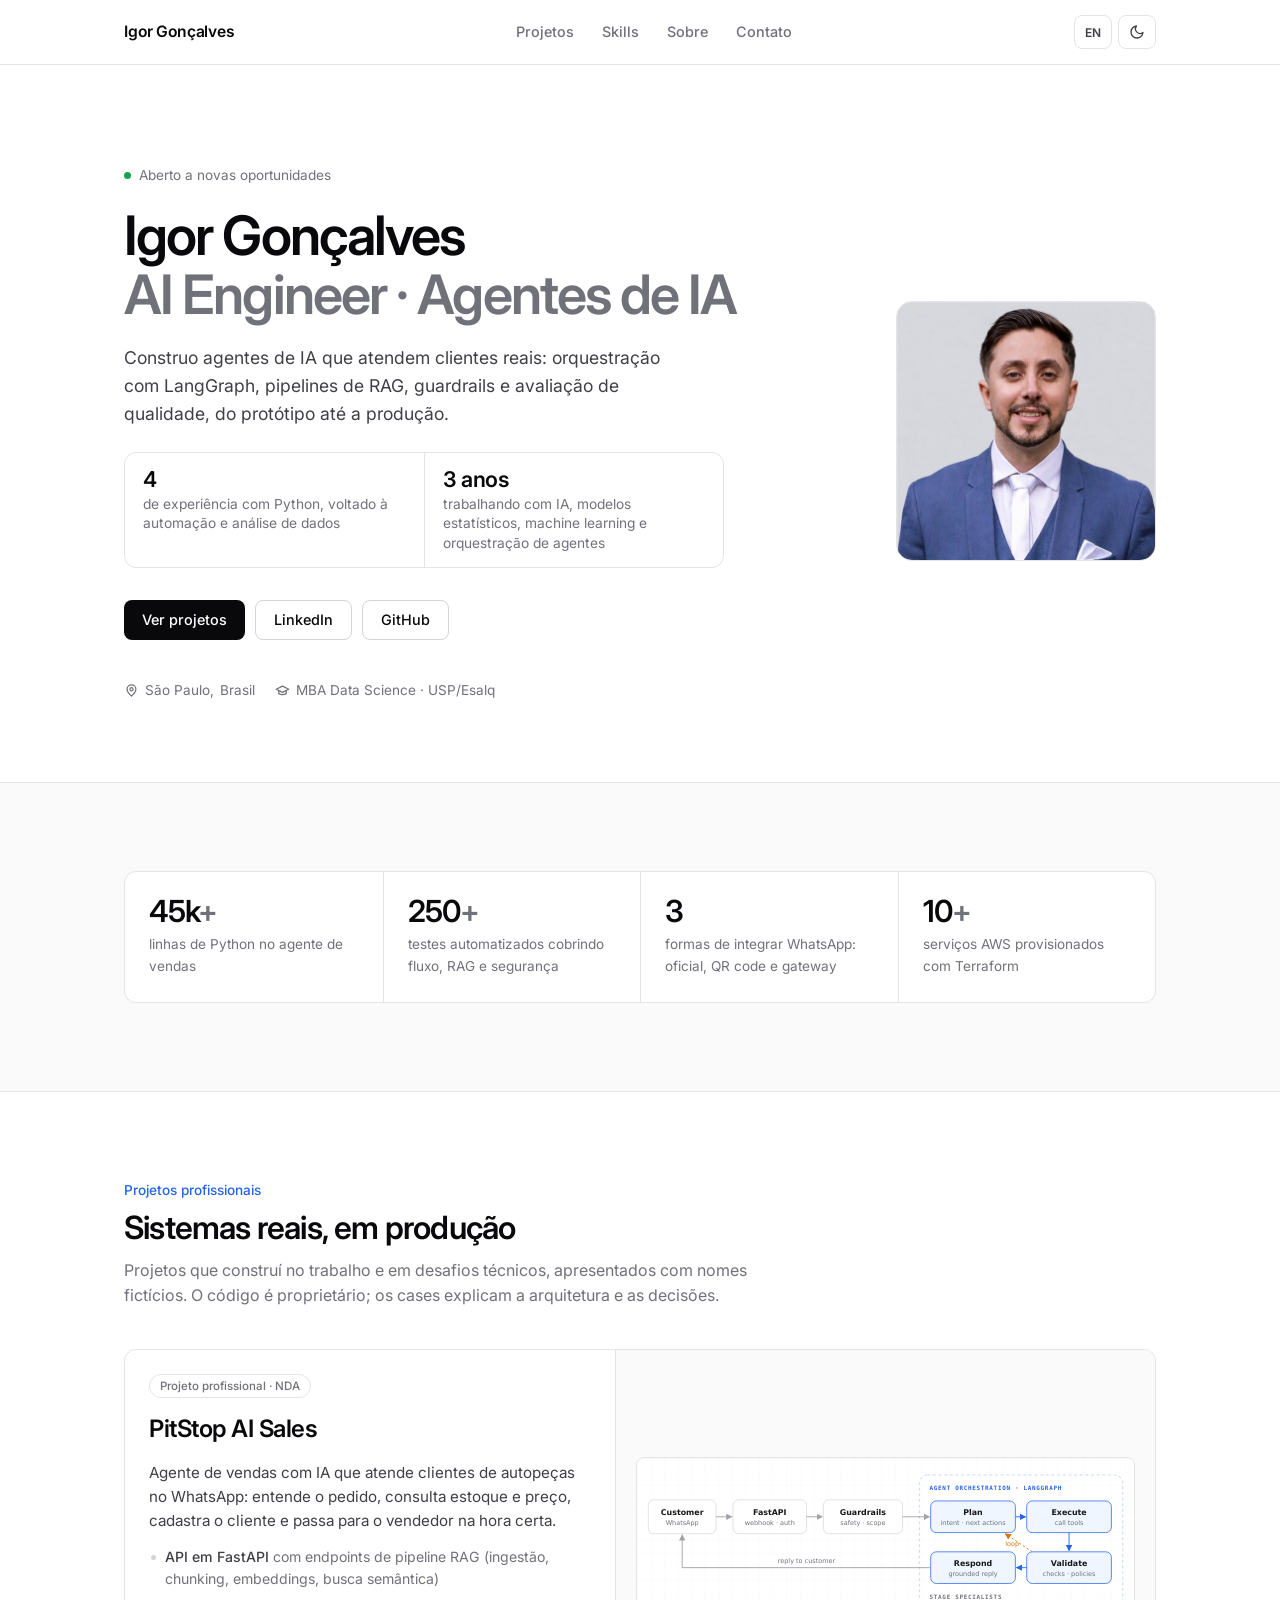
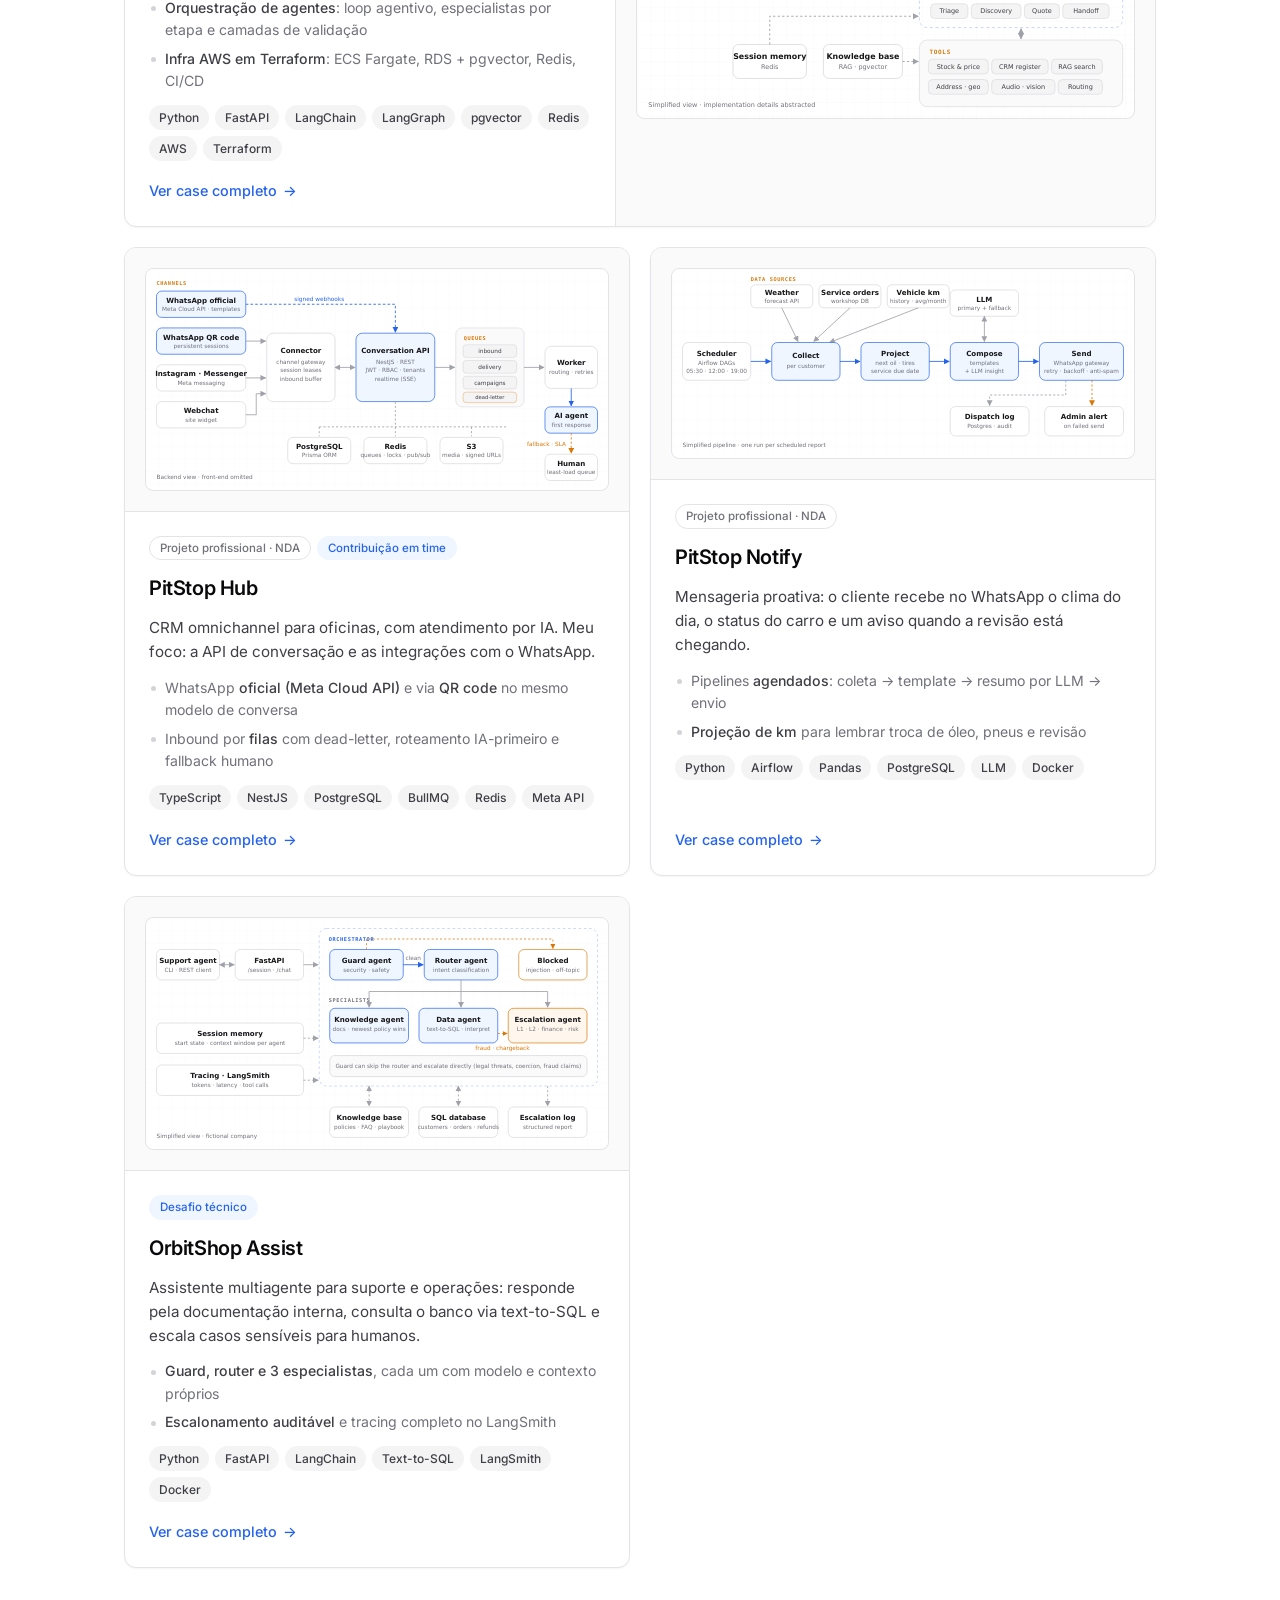
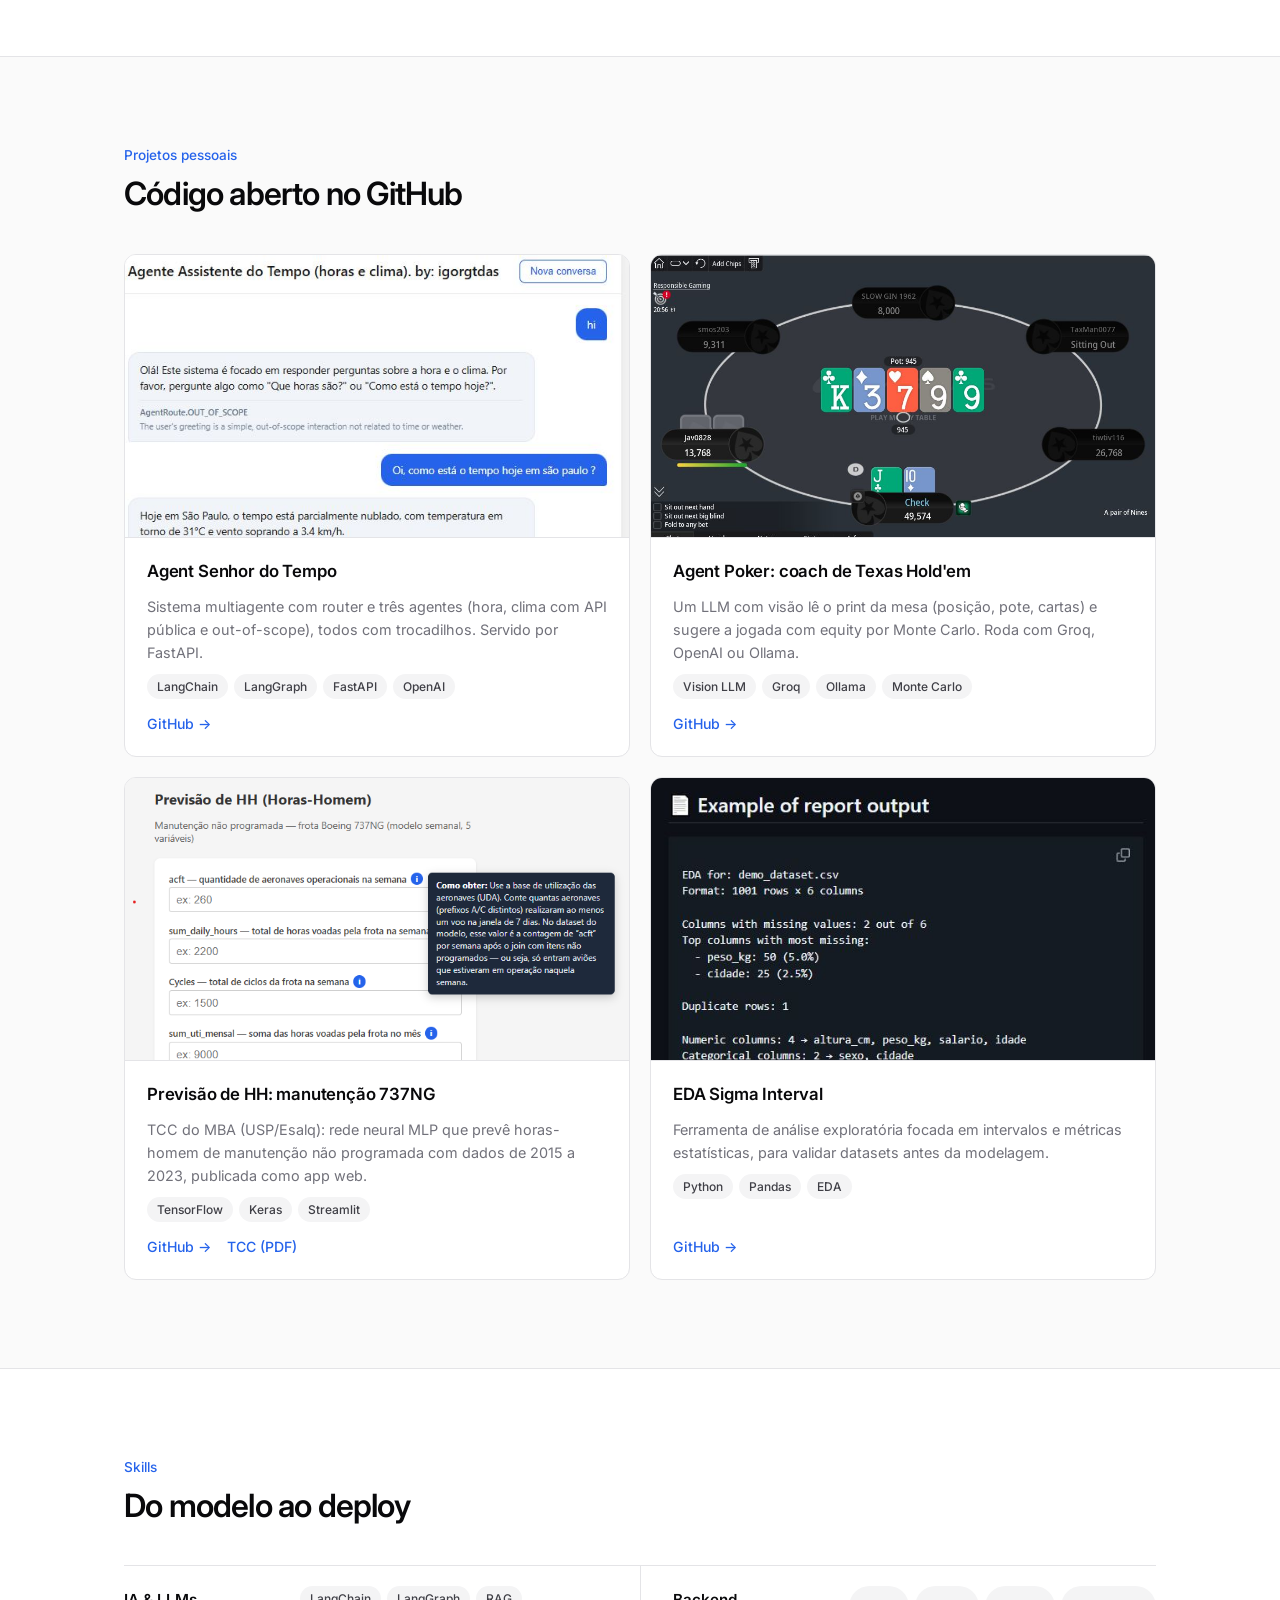
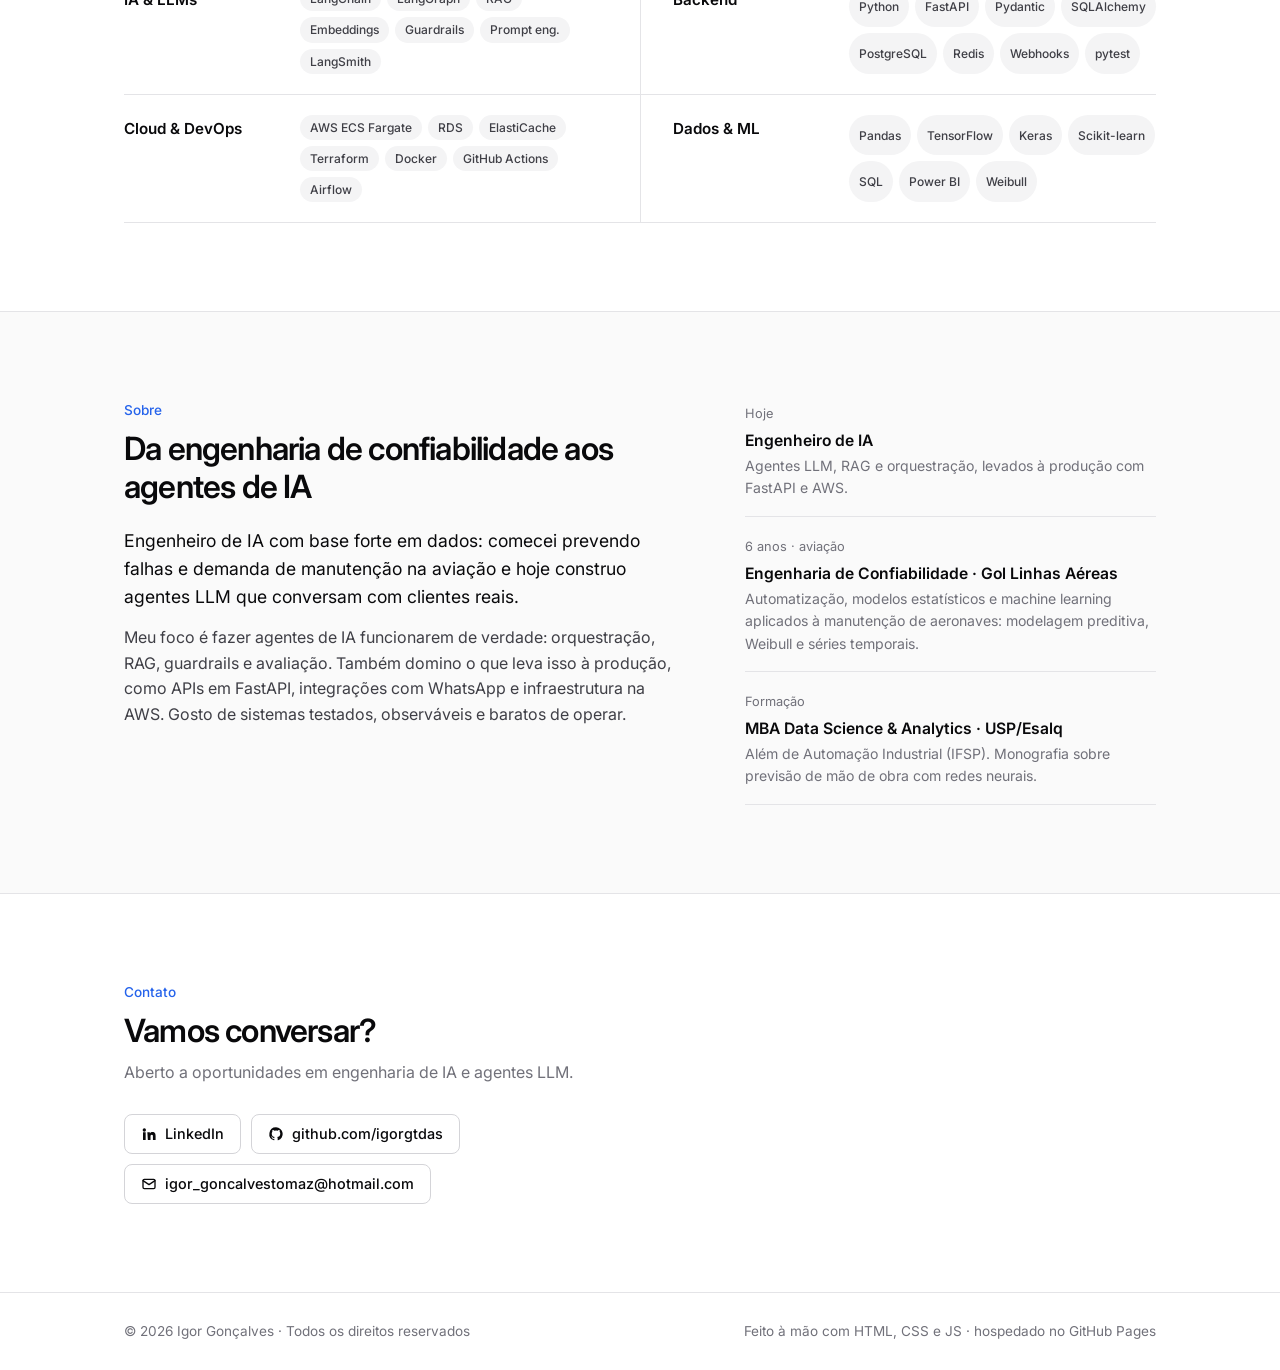
<file: index.html>
<!DOCTYPE html>
<html lang="pt-BR" data-lang="pt" data-theme="light">
<head>
  <meta charset="UTF-8">
  <meta name="viewport" content="width=device-width, initial-scale=1.0">
  <title>Igor Gonçalves · AI Engineer</title>
  <meta name="title-pt" content="Igor Gonçalves · AI Engineer">
  <meta name="title-en" content="Igor Gonçalves · AI Engineer">
  <meta name="description" content="Portfólio de Igor Gonçalves: AI Engineer focado em agentes LLM, RAG e orquestração de IA em produção.">
  <meta property="og:title" content="Igor Gonçalves · AI Engineer">
  <meta property="og:description" content="Agentes LLM, RAG, APIs em FastAPI e infraestrutura AWS.">
  <meta property="og:image" content="assets/img/profile.jpg">
  <link rel="icon" href="data:image/svg+xml,%3Csvg xmlns='http://www.w3.org/2000/svg' viewBox='0 0 32 32'%3E%3Crect width='32' height='32' rx='8' fill='%2309090b'/%3E%3Ctext x='16' y='21' font-family='Arial' font-weight='700' font-size='13' text-anchor='middle' fill='%23ffffff'%3EIG%3C/text%3E%3C/svg%3E">
  <script>
    (function () {
      var d = document.documentElement, l, t;
      try { l = localStorage.getItem('portfolio-lang'); t = localStorage.getItem('portfolio-theme'); } catch (e) {}
      if (l === 'en') d.setAttribute('data-lang', 'en');
      if (t === 'dark') d.setAttribute('data-theme', 'dark');
    })();
  </script>
  <link rel="preconnect" href="https://fonts.googleapis.com">
  <link rel="preconnect" href="https://fonts.gstatic.com" crossorigin>
  <link href="https://fonts.googleapis.com/css2?family=Inter:wght@400;500;600;700&display=swap" rel="stylesheet">
  <link rel="stylesheet" href="assets/css/styles.css?v=202610205">
</head>
<body>
  <header class="header">
    <nav class="nav">
      <a href="#top" class="nav-logo">Igor Gonçalves</a>
      <ul class="nav-links">
        <li><a href="#projetos"><span class="l-pt">Projetos</span><span class="l-en">Projects</span></a></li>
        <li><a href="#skills">Skills</a></li>
        <li><a href="#sobre"><span class="l-pt">Sobre</span><span class="l-en">About</span></a></li>
        <li><a href="#contato"><span class="l-pt">Contato</span><span class="l-en">Contact</span></a></li>
      </ul>
      <div class="nav-right">
        <button type="button" class="icon-btn lang-toggle" aria-label="Switch to English">EN</button>
        <button type="button" class="icon-btn theme-toggle" aria-label="Ativar tema escuro">
          <svg class="moon" viewBox="0 0 24 24" fill="none" stroke="currentColor" stroke-width="2" stroke-linecap="round" stroke-linejoin="round"><path d="M21 12.8A9 9 0 1 1 11.2 3a7 7 0 0 0 9.8 9.8z"/></svg>
          <svg class="sun" viewBox="0 0 24 24" fill="none" stroke="currentColor" stroke-width="2" stroke-linecap="round"><circle cx="12" cy="12" r="4"/><path d="M12 2v2M12 20v2M4.9 4.9l1.4 1.4M17.7 17.7l1.4 1.4M2 12h2M20 12h2M4.9 19.1l1.4-1.4M17.7 6.3l1.4-1.4"/></svg>
        </button>
        <button type="button" class="icon-btn nav-toggle" aria-label="Menu" aria-expanded="false">
          <span></span><span></span><span></span>
        </button>
      </div>
    </nav>
  </header>

  <main id="top">
    <!-- Hero -->
    <section class="hero">
      <div class="container">
        <div class="hero-grid">
          <div>
            <span class="hero-status"><span class="dot"></span>
              <span class="l-pt">Aberto a novas oportunidades</span><span class="l-en">Open to new opportunities</span>
            </span>
            <h1 class="hero-title">
              <span class="l-pt">Igor Gonçalves<br><span class="soft">AI Engineer · Agentes de IA</span></span>
              <span class="l-en">Igor Gonçalves<br><span class="soft">AI Engineer · AI Agents</span></span>
            </h1>
            <p class="hero-lead">
              <span class="l-pt">Construo agentes de IA que atendem clientes reais: orquestração com LangGraph, pipelines de RAG, guardrails e avaliação de qualidade, do protótipo até a produção.</span>
              <span class="l-en">I build AI agents that serve real customers: LangGraph orchestration, RAG pipelines, guardrails and quality evaluation, from prototype to production.</span>
            </p>
            <div class="hero-exp">
              <div>
                <b>4 <span class="l-pt"></span><span class="l-en">years</span></b>
                <span><span class="l-pt">de experiência com Python, voltado à automação e análise de dados</span><span class="l-en">of Python experience, focused on data analysis</span></span>
              </div>
              <div>
                <b>3 <span class="l-pt">anos</span><span class="l-en">years</span></b>
                <span><span class="l-pt">trabalhando com IA, modelos estatísticos, machine learning e orquestração de agentes</span><span class="l-en">working with AI, statistical models, machine learning and agent orchestration</span></span>
              </div>
            </div>
            <div class="hero-cta">
              <a href="#projetos" class="btn btn-primary"><span class="l-pt">Ver projetos</span><span class="l-en">View projects</span></a>
              <a href="https://www.linkedin.com/in/igorgtdas" target="_blank" rel="noopener" class="btn btn-ghost">LinkedIn</a>
              <a href="https://github.com/igorgtdas" target="_blank" rel="noopener" class="btn btn-ghost">GitHub</a>
            </div>
            <div class="hero-meta">
              <span><svg viewBox="0 0 24 24" fill="none" stroke="currentColor" stroke-width="2" stroke-linecap="round" stroke-linejoin="round"><path d="M12 21s-7-6.2-7-11a7 7 0 0 1 14 0c0 4.8-7 11-7 11z"/><circle cx="12" cy="10" r="2.5"/></svg>São Paulo, <span class="l-pt">Brasil</span><span class="l-en">Brazil</span></span>
              <span><svg viewBox="0 0 24 24" fill="none" stroke="currentColor" stroke-width="2" stroke-linecap="round" stroke-linejoin="round"><path d="M22 10L12 5 2 10l10 5 10-5z"/><path d="M6 12v5c3 2 9 2 12 0v-5"/></svg>MBA Data Science · USP/Esalq</span>
            </div>
          </div>
          <div class="hero-photo">
            <img src="assets/img/profile.jpg" alt="Igor Gonçalves" width="260" height="260">
          </div>
        </div>
      </div>
    </section>

    <!-- Métricas -->
    <section class="section section-alt" aria-label="Números">
      <div class="container">
        <div class="metrics">
          <div class="metric reveal">
            <div class="metric-value">45k<span>+</span></div>
            <div class="metric-label"><span class="l-pt">linhas de Python no agente de vendas</span><span class="l-en">lines of Python in the sales agent</span></div>
          </div>
          <div class="metric reveal">
            <div class="metric-value">250<span>+</span></div>
            <div class="metric-label"><span class="l-pt">testes automatizados cobrindo fluxo, RAG e segurança</span><span class="l-en">automated tests covering flow, RAG and security</span></div>
          </div>
          <div class="metric reveal">
            <div class="metric-value">3</div>
            <div class="metric-label"><span class="l-pt">formas de integrar WhatsApp: oficial, QR code e gateway</span><span class="l-en">ways to integrate WhatsApp: official, QR code and gateway</span></div>
          </div>
          <div class="metric reveal">
            <div class="metric-value">10<span>+</span></div>
            <div class="metric-label"><span class="l-pt">serviços AWS provisionados com Terraform</span><span class="l-en">AWS services provisioned with Terraform</span></div>
          </div>
        </div>
      </div>
    </section>

    <!-- Projetos profissionais -->
    <section id="projetos" class="section">
      <div class="container">
        <div class="section-head reveal">
          <span class="eyebrow"><span class="l-pt">Projetos profissionais</span><span class="l-en">Professional work</span></span>
          <h2 class="section-title"><span class="l-pt">Sistemas reais, em produção</span><span class="l-en">Real systems, in production</span></h2>
          <p class="section-sub">
            <span class="l-pt">Projetos que construí no trabalho e em desafios técnicos, apresentados com nomes fictícios. O código é proprietário; os cases explicam a arquitetura e as decisões.</span>
            <span class="l-en">Work I built on the job and in technical challenges, shown under fictional names. The code is proprietary; the case studies explain the architecture and the decisions.</span>
          </p>
        </div>
        <div class="featured-grid" id="featured-grid"></div>
      </div>
    </section>

    <!-- Projetos pessoais -->
    <section id="pessoais" class="section section-alt">
      <div class="container">
        <div class="section-head reveal">
          <span class="eyebrow"><span class="l-pt">Projetos pessoais</span><span class="l-en">Side projects</span></span>
          <h2 class="section-title"><span class="l-pt">Código aberto no GitHub</span><span class="l-en">Open source on GitHub</span></h2>
        </div>
        <div class="personal-grid" id="personal-grid"></div>
      </div>
    </section>

    <!-- Skills -->
    <section id="skills" class="section">
      <div class="container">
        <div class="section-head reveal">
          <span class="eyebrow">Skills</span>
          <h2 class="section-title"><span class="l-pt">Do modelo ao deploy</span><span class="l-en">From model to deploy</span></h2>
        </div>
        <div class="skills-grid">
          <div class="skill-card reveal">
            <div class="skill-icon"><svg viewBox="0 0 24 24" fill="none" stroke="currentColor" stroke-width="2" stroke-linecap="round" stroke-linejoin="round"><path d="M12 3l1.9 4.6L18.5 9.5l-4.6 1.9L12 16l-1.9-4.6L5.5 9.5l4.6-1.9z"/><path d="M19 15l.8 2 2 .8-2 .8-.8 2-.8-2-2-.8 2-.8z"/></svg></div>
            <h3><span class="l-pt">IA &amp; LLMs</span><span class="l-en">AI &amp; LLMs</span></h3>
            <div class="chip-row"><span class="chip">LangChain</span><span class="chip">LangGraph</span><span class="chip">RAG</span><span class="chip">Embeddings</span><span class="chip">Guardrails</span><span class="chip">Prompt eng.</span><span class="chip">LangSmith</span></div>
          </div>
          <div class="skill-card reveal">
            <div class="skill-icon"><svg viewBox="0 0 24 24" fill="none" stroke="currentColor" stroke-width="2" stroke-linecap="round" stroke-linejoin="round"><path d="M8 6l-6 6 6 6M16 6l6 6-6 6"/></svg></div>
            <h3>Backend</h3>
            <div class="chip-row"><span class="chip">Python</span><span class="chip">FastAPI</span><span class="chip">Pydantic</span><span class="chip">SQLAlchemy</span><span class="chip">PostgreSQL</span><span class="chip">Redis</span><span class="chip">Webhooks</span><span class="chip">pytest</span></div>
          </div>
          <div class="skill-card reveal">
            <div class="skill-icon"><svg viewBox="0 0 24 24" fill="none" stroke="currentColor" stroke-width="2" stroke-linecap="round" stroke-linejoin="round"><path d="M17.5 19a4.5 4.5 0 0 0 .5-8.97A6 6 0 0 0 6.3 9.1 4 4 0 0 0 7 19z"/></svg></div>
            <h3>Cloud &amp; DevOps</h3>
            <div class="chip-row"><span class="chip">AWS ECS Fargate</span><span class="chip">RDS</span><span class="chip">ElastiCache</span><span class="chip">Terraform</span><span class="chip">Docker</span><span class="chip">GitHub Actions</span><span class="chip">Airflow</span></div>
          </div>
          <div class="skill-card reveal">
            <div class="skill-icon"><svg viewBox="0 0 24 24" fill="none" stroke="currentColor" stroke-width="2" stroke-linecap="round" stroke-linejoin="round"><path d="M3 3v18h18"/><path d="M7 15l4-4 3 3 5-6"/></svg></div>
            <h3><span class="l-pt">Dados &amp; ML</span><span class="l-en">Data &amp; ML</span></h3>
            <div class="chip-row"><span class="chip">Pandas</span><span class="chip">TensorFlow</span><span class="chip">Keras</span><span class="chip">Scikit-learn</span><span class="chip">SQL</span><span class="chip">Power BI</span><span class="chip">Weibull</span></div>
          </div>
        </div>
      </div>
    </section>

    <!-- Sobre -->
    <section id="sobre" class="section section-alt">
      <div class="container">
        <div class="about-grid">
          <div class="about-text reveal">
            <span class="eyebrow"><span class="l-pt">Sobre</span><span class="l-en">About</span></span>
            <h2 class="section-title" style="margin-bottom:20px"><span class="l-pt">Da engenharia de confiabilidade aos agentes de IA</span><span class="l-en">From reliability engineering to AI agents</span></h2>
            <p class="lead">
              <span class="l-pt">Engenheiro de IA com base forte em dados: comecei prevendo falhas e demanda de manutenção na aviação e hoje construo agentes LLM que conversam com clientes reais.</span>
              <span class="l-en">AI engineer with a strong data background: I started out forecasting failures and maintenance demand in aviation, and now I build LLM agents that talk to real customers.</span>
            </p>
            <p>
              <span class="l-pt">Meu foco é fazer agentes de IA funcionarem de verdade: orquestração, RAG, guardrails e avaliação. Também domino o que leva isso à produção, como APIs em FastAPI, integrações com WhatsApp e infraestrutura na AWS. Gosto de sistemas testados, observáveis e baratos de operar.</span>
              <span class="l-en">My focus is making AI agents actually work: orchestration, RAG, guardrails and evaluation. I also handle what takes them to production, like FastAPI services, WhatsApp integrations and AWS infrastructure. I like systems that are tested, observable and cheap to run.</span>
            </p>
          </div>
          <ol class="timeline reveal">
            <li>
              <span class="when"><span class="l-pt">Hoje</span><span class="l-en">Now</span></span>
              <h4><span class="l-pt">Engenheiro de IA</span><span class="l-en">AI Engineer</span></h4>
              <p><span class="l-pt">Agentes LLM, RAG e orquestração, levados à produção com FastAPI e AWS.</span><span class="l-en">LLM agents, RAG and orchestration, shipped to production with FastAPI and AWS.</span></p>
            </li>
            <li>
              <span class="when"><span class="l-pt">6 anos · aviação</span><span class="l-en">6 years · aviation</span></span>
              <h4><span class="l-pt">Engenharia de Confiabilidade · Gol Linhas Aéreas</span><span class="l-en">Reliability Engineering · Gol Airlines</span></h4>
              <p><span class="l-pt">Automatização, modelos estatísticos e machine learning aplicados à manutenção de aeronaves: modelagem preditiva, Weibull e séries temporais.</span><span class="l-en">Automation, statistical models and machine learning applied to aircraft maintenance: predictive modeling, Weibull and time series.</span></p>
            </li>
            <li>
              <span class="when"><span class="l-pt">Formação</span><span class="l-en">Education</span></span>
              <h4>MBA Data Science &amp; Analytics · USP/Esalq</h4>
              <p><span class="l-pt">Além de Automação Industrial (IFSP). Monografia sobre previsão de mão de obra com redes neurais.</span><span class="l-en">Plus Industrial Automation (IFSP). Thesis on workforce forecasting with neural networks.</span></p>
            </li>
          </ol>
        </div>
      </div>
    </section>

    <!-- Contato -->
    <section id="contato" class="section">
      <div class="container">
        <div class="contact-box reveal">
          <span class="eyebrow"><span class="l-pt">Contato</span><span class="l-en">Contact</span></span>
          <h2 class="section-title"><span class="l-pt">Vamos conversar?</span><span class="l-en">Let's talk</span></h2>
          <p class="section-sub"><span class="l-pt">Aberto a oportunidades em engenharia de IA e agentes LLM.</span><span class="l-en">Open to opportunities in AI engineering and LLM agents.</span></p>
          <div class="contact-links">
            <a href="https://www.linkedin.com/in/igorgtdas" target="_blank" rel="noopener">
              <svg viewBox="0 0 24 24" fill="currentColor"><path d="M4.98 3.5a2.5 2.5 0 1 1 0 5 2.5 2.5 0 0 1 0-5zM3 9.5h4V21H3zM9.5 9.5h3.8v1.6h.05c.53-1 1.83-2.05 3.77-2.05 4.03 0 4.78 2.65 4.78 6.1V21h-4v-5.1c0-1.22-.02-2.78-1.7-2.78-1.7 0-1.95 1.32-1.95 2.7V21h-4z"/></svg>
              LinkedIn
            </a>
            <a href="https://github.com/igorgtdas" target="_blank" rel="noopener">
              <svg viewBox="0 0 24 24" fill="currentColor"><path d="M12 2a10 10 0 0 0-3.16 19.49c.5.09.68-.22.68-.48v-1.7c-2.78.6-3.37-1.34-3.37-1.34-.45-1.16-1.11-1.47-1.11-1.47-.91-.62.07-.6.07-.6 1 .07 1.53 1.03 1.53 1.03.9 1.52 2.34 1.08 2.91.83.09-.65.35-1.08.63-1.33-2.22-.25-4.55-1.11-4.55-4.94 0-1.09.39-1.98 1.03-2.68-.1-.25-.45-1.27.1-2.65 0 0 .84-.27 2.75 1.02a9.56 9.56 0 0 1 5 0c1.91-1.29 2.75-1.02 2.75-1.02.55 1.38.2 2.4.1 2.65.64.7 1.03 1.59 1.03 2.68 0 3.84-2.34 4.68-4.57 4.93.36.31.68.92.68 1.85v2.75c0 .27.18.58.69.48A10 10 0 0 0 12 2z"/></svg>
              github.com/igorgtdas
            </a>
            <a href="mailto:igor_goncalvestomaz@hotmail.com">
              <svg viewBox="0 0 24 24" fill="none" stroke="currentColor" stroke-width="2" stroke-linecap="round" stroke-linejoin="round"><rect x="3" y="5" width="18" height="14" rx="2"/><path d="M3 7l9 6 9-6"/></svg>
              igor_goncalvestomaz@hotmail.com
            </a>
          </div>
        </div>
      </div>
    </section>
  </main>

  <footer class="footer">
    <div class="container">
      <span>© <span id="year">2026</span> Igor Gonçalves · <span class="l-pt">Todos os direitos reservados</span><span class="l-en">All rights reserved</span></span>
      <span><span class="l-pt">Feito à mão com HTML, CSS e JS · hospedado no GitHub Pages</span><span class="l-en">Handmade with HTML, CSS and JS · hosted on GitHub Pages</span></span>
    </div>
  </footer>

  <script src="assets/js/data.js?v=202610205"></script>
  <script src="assets/js/main.js?v=202610205"></script>
</body>
</html>
</file>
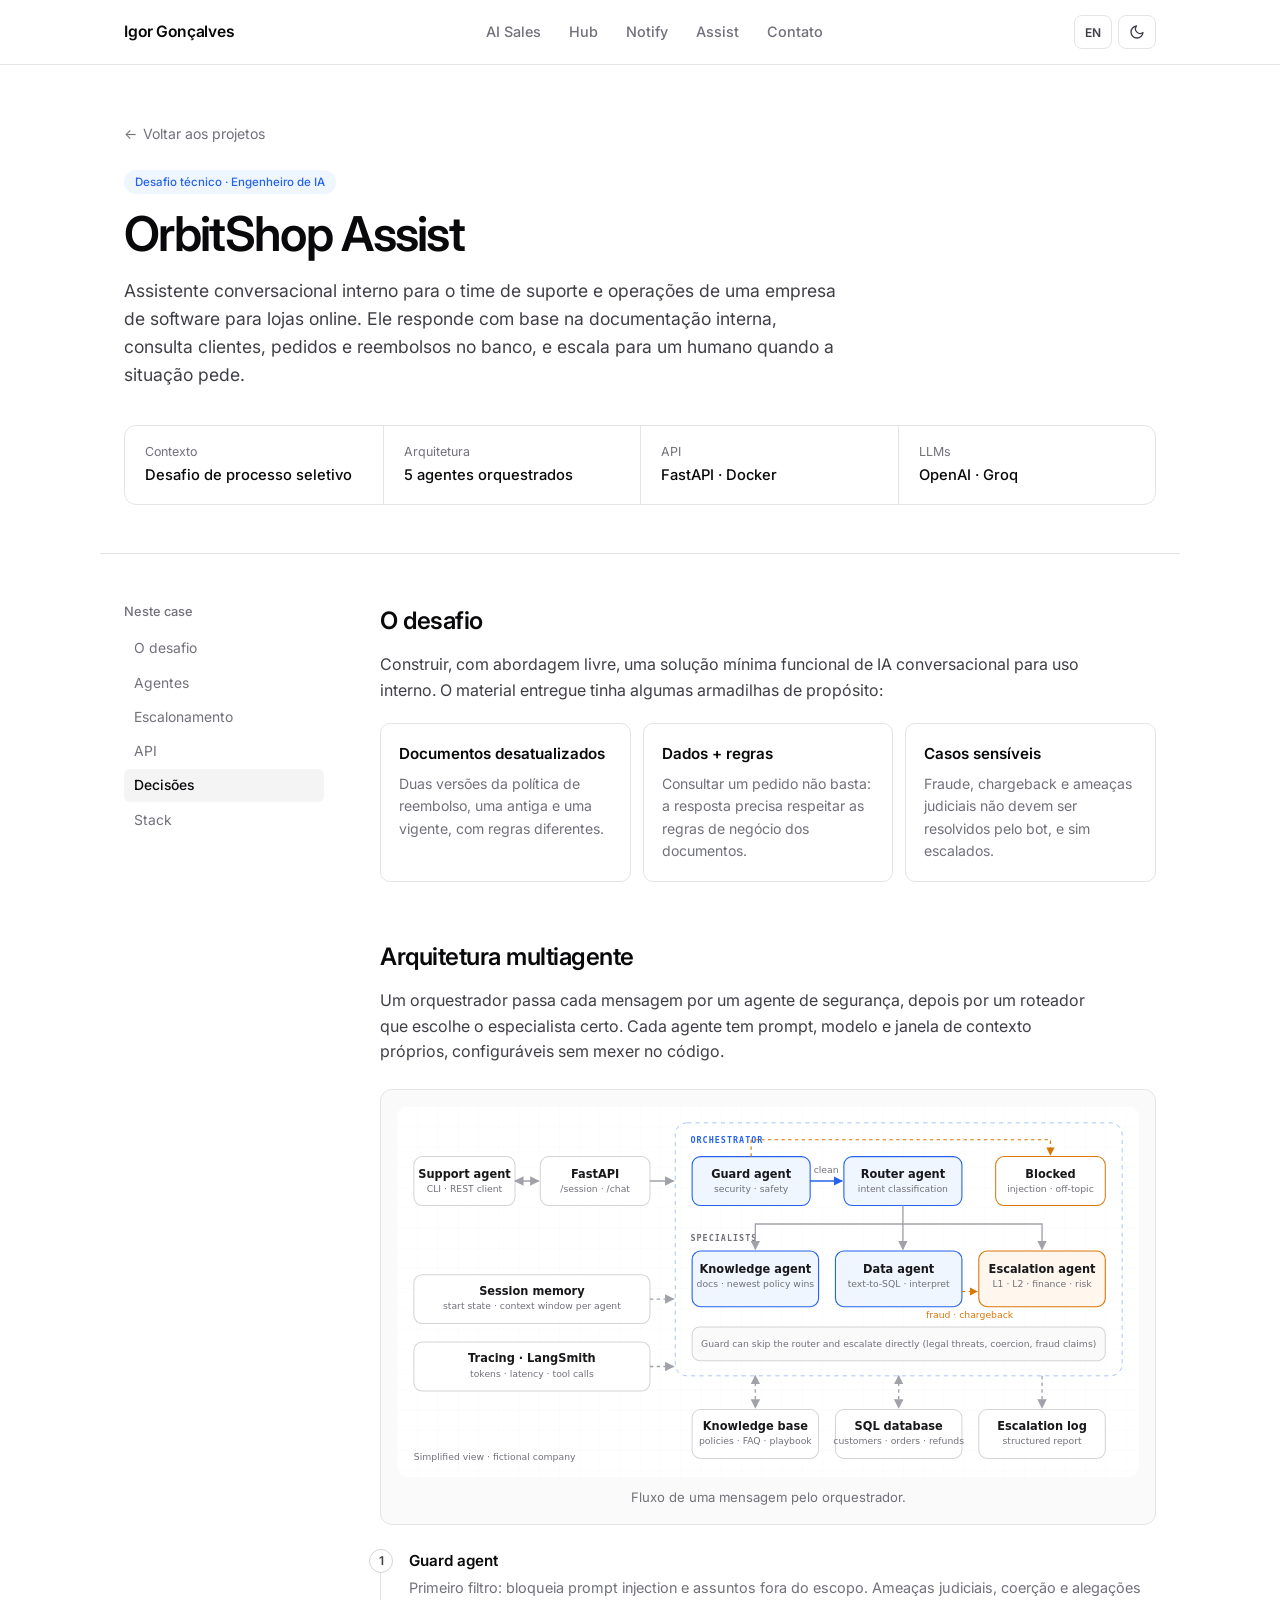
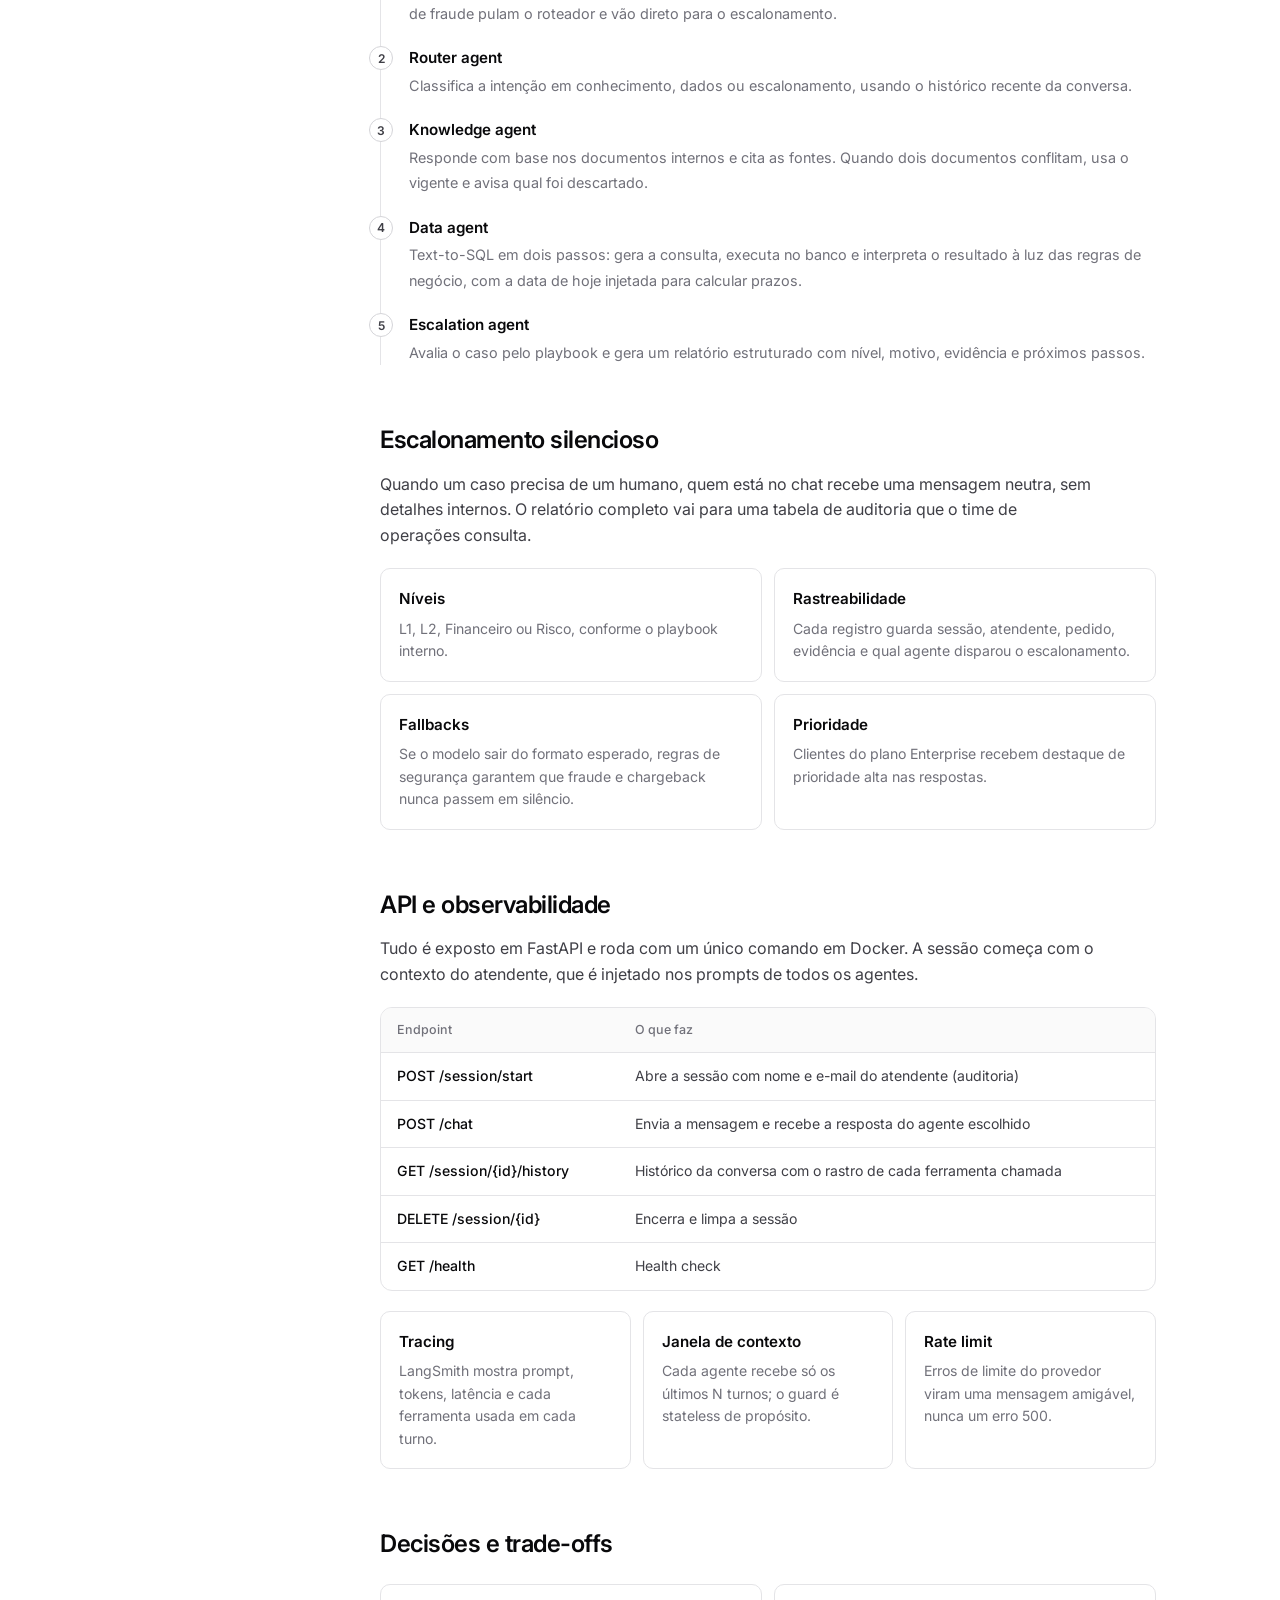
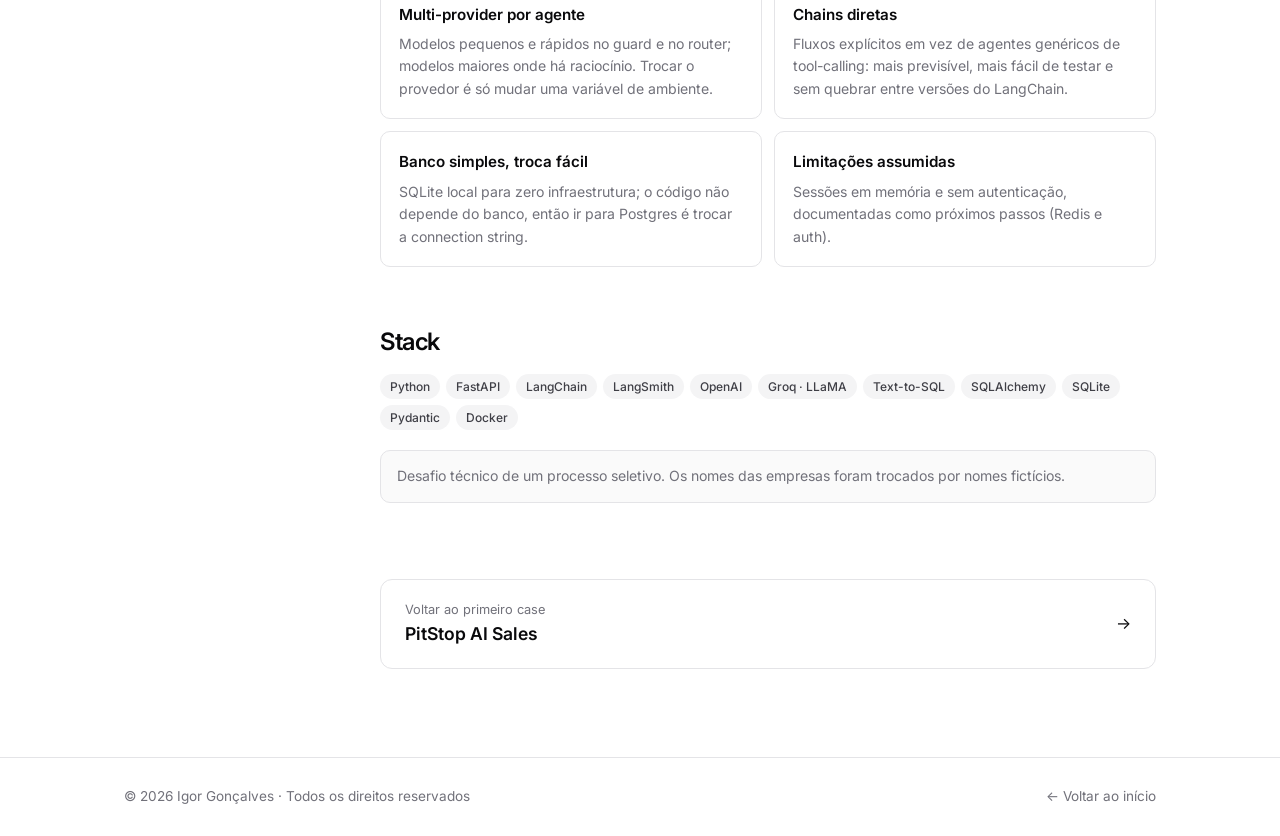
<file: cases/orbitshop-assist.html>
<!DOCTYPE html>
<html lang="pt-BR" data-lang="pt" data-theme="light">
<head>
  <meta charset="UTF-8">
  <meta name="viewport" content="width=device-width, initial-scale=1.0">
  <title>OrbitShop Assist · Case · Igor Gonçalves</title>
  <meta name="title-pt" content="OrbitShop Assist · Case · Igor Gonçalves">
  <meta name="title-en" content="OrbitShop Assist · Case study · Igor Gonçalves">
  <meta name="description" content="Case: assistente multiagente para suporte e operações com guard, router, agentes especialistas, text-to-SQL, escalonamento e tracing.">
  <link rel="icon" href="data:image/svg+xml,%3Csvg xmlns='http://www.w3.org/2000/svg' viewBox='0 0 32 32'%3E%3Crect width='32' height='32' rx='8' fill='%2309090b'/%3E%3Ctext x='16' y='21' font-family='Arial' font-weight='700' font-size='13' text-anchor='middle' fill='%23ffffff'%3EIG%3C/text%3E%3C/svg%3E">
  <script>
    (function () {
      var d = document.documentElement, l, t;
      try { l = localStorage.getItem('portfolio-lang'); t = localStorage.getItem('portfolio-theme'); } catch (e) {}
      if (l === 'en') d.setAttribute('data-lang', 'en');
      if (t === 'dark') d.setAttribute('data-theme', 'dark');
    })();
  </script>
  <link rel="preconnect" href="https://fonts.googleapis.com">
  <link rel="preconnect" href="https://fonts.gstatic.com" crossorigin>
  <link href="https://fonts.googleapis.com/css2?family=Inter:wght@400;500;600;700&display=swap" rel="stylesheet">
  <link rel="stylesheet" href="../assets/css/styles.css?v=202610205">
</head>
<body>
  <header class="header">
    <nav class="nav">
      <a href="../index.html" class="nav-logo">Igor Gonçalves</a>
      <ul class="nav-links">
        <li><a href="pitstop-ai-sales.html">AI Sales</a></li>
        <li><a href="pitstop-hub.html">Hub</a></li>
        <li><a href="pitstop-notify.html">Notify</a></li>
        <li><a href="orbitshop-assist.html">Assist</a></li>
        <li><a href="../index.html#contato"><span class="l-pt">Contato</span><span class="l-en">Contact</span></a></li>
      </ul>
      <div class="nav-right">
        <button type="button" class="icon-btn lang-toggle" aria-label="Switch to English">EN</button>
        <button type="button" class="icon-btn theme-toggle" aria-label="Ativar tema escuro">
          <svg class="moon" viewBox="0 0 24 24" fill="none" stroke="currentColor" stroke-width="2" stroke-linecap="round" stroke-linejoin="round"><path d="M21 12.8A9 9 0 1 1 11.2 3a7 7 0 0 0 9.8 9.8z"/></svg>
          <svg class="sun" viewBox="0 0 24 24" fill="none" stroke="currentColor" stroke-width="2" stroke-linecap="round"><circle cx="12" cy="12" r="4"/><path d="M12 2v2M12 20v2M4.9 4.9l1.4 1.4M17.7 17.7l1.4 1.4M2 12h2M20 12h2M4.9 19.1l1.4-1.4M17.7 6.3l1.4-1.4"/></svg>
        </button>
        <button type="button" class="icon-btn nav-toggle" aria-label="Menu" aria-expanded="false"><span></span><span></span><span></span></button>
      </div>
    </nav>
  </header>

  <main>
    <section class="case-hero">
      <div class="container">
        <a href="../index.html#projetos" class="back-link">← <span class="l-pt">Voltar aos projetos</span><span class="l-en">Back to projects</span></a>
        <div class="chip-row">
          <span class="tag-nda tag-team"><span class="l-pt">Desafio técnico · Engenheiro de IA</span><span class="l-en">Technical challenge · AI Engineer</span></span>
        </div>
        <h1 class="case-title">OrbitShop Assist</h1>
        <p class="case-lead">
          <span class="l-pt">Assistente conversacional interno para o time de suporte e operações de uma empresa de software para lojas online. Ele responde com base na documentação interna, consulta clientes, pedidos e reembolsos no banco, e escala para um humano quando a situação pede.</span>
          <span class="l-en">An internal conversational assistant for the support and operations team of an e-commerce software company. It answers from internal documentation, looks up customers, orders and refunds in the database, and escalates to a human when the situation calls for it.</span>
        </p>
        <dl class="case-meta">
          <div><dt><span class="l-pt">Contexto</span><span class="l-en">Context</span></dt><dd><span class="l-pt">Desafio de processo seletivo</span><span class="l-en">Hiring challenge</span></dd></div>
          <div><dt><span class="l-pt">Arquitetura</span><span class="l-en">Architecture</span></dt><dd><span class="l-pt">5 agentes orquestrados</span><span class="l-en">5 orchestrated agents</span></dd></div>
          <div><dt>API</dt><dd>FastAPI · Docker</dd></div>
          <div><dt>LLMs</dt><dd>OpenAI · Groq</dd></div>
        </dl>
      </div>
    </section>

    <div class="container case-layout">
      <aside class="case-toc">
        <p><span class="l-pt">Neste case</span><span class="l-en">On this page</span></p>
        <ol>
          <li><a href="#desafio"><span class="l-pt">O desafio</span><span class="l-en">The challenge</span></a></li>
          <li><a href="#agentes"><span class="l-pt">Agentes</span><span class="l-en">Agents</span></a></li>
          <li><a href="#escalonamento"><span class="l-pt">Escalonamento</span><span class="l-en">Escalation</span></a></li>
          <li><a href="#api">API</a></li>
          <li><a href="#decisoes"><span class="l-pt">Decisões</span><span class="l-en">Decisions</span></a></li>
          <li><a href="#stack">Stack</a></li>
        </ol>
      </aside>

      <div class="case-content">
        <section id="desafio" class="case-section">
          <h2><span class="l-pt">O desafio</span><span class="l-en">The challenge</span></h2>
          <p>
            <span class="l-pt">Construir, com abordagem livre, uma solução mínima funcional de IA conversacional para uso interno. O material entregue tinha algumas armadilhas de propósito:</span>
            <span class="l-en">Build, with a free choice of approach, a minimal working conversational AI for internal use. The material provided had a few deliberate traps:</span>
          </p>
          <div class="card-grid three">
            <div class="info-card"><h4><span class="l-pt">Documentos desatualizados</span><span class="l-en">Outdated documents</span></h4><p><span class="l-pt">Duas versões da política de reembolso, uma antiga e uma vigente, com regras diferentes.</span><span class="l-en">Two versions of the refund policy, an old one and a current one, with different rules.</span></p></div>
            <div class="info-card"><h4><span class="l-pt">Dados + regras</span><span class="l-en">Data + rules</span></h4><p><span class="l-pt">Consultar um pedido não basta: a resposta precisa respeitar as regras de negócio dos documentos.</span><span class="l-en">Looking up an order isn't enough: the answer has to respect the business rules in the documents.</span></p></div>
            <div class="info-card"><h4><span class="l-pt">Casos sensíveis</span><span class="l-en">Sensitive cases</span></h4><p><span class="l-pt">Fraude, chargeback e ameaças judiciais não devem ser resolvidos pelo bot, e sim escalados.</span><span class="l-en">Fraud, chargebacks and legal threats shouldn't be handled by the bot; they must be escalated.</span></p></div>
          </div>
        </section>

        <section id="agentes" class="case-section">
          <h2><span class="l-pt">Arquitetura multiagente</span><span class="l-en">Multi-agent architecture</span></h2>
          <p>
            <span class="l-pt">Um orquestrador passa cada mensagem por um agente de segurança, depois por um roteador que escolhe o especialista certo. Cada agente tem prompt, modelo e janela de contexto próprios, configuráveis sem mexer no código.</span>
            <span class="l-en">An orchestrator runs each message through a security agent, then a router that picks the right specialist. Each agent has its own prompt, model and context window, configurable without touching the code.</span>
          </p>
          <figure class="figure">
            <img src="../assets/diagrams/orbit-assist.svg" alt="Fluxo: atendente, FastAPI, orquestrador com guard e router, especialistas de conhecimento, dados e escalonamento, memória de sessão e tracing">
            <figcaption><span class="l-pt">Fluxo de uma mensagem pelo orquestrador.</span><span class="l-en">How one message flows through the orchestrator.</span></figcaption>
          </figure>
          <ol class="steps">
            <li><div><b>Guard agent</b><span><span class="l-pt">Primeiro filtro: bloqueia prompt injection e assuntos fora do escopo. Ameaças judiciais, coerção e alegações de fraude pulam o roteador e vão direto para o escalonamento.</span><span class="l-en">First filter: blocks prompt injection and off-topic requests. Legal threats, coercion and fraud claims skip the router and go straight to escalation.</span></span></div></li>
            <li><div><b>Router agent</b><span><span class="l-pt">Classifica a intenção em conhecimento, dados ou escalonamento, usando o histórico recente da conversa.</span><span class="l-en">Classifies the intent as knowledge, data or escalation, using recent conversation history.</span></span></div></li>
            <li><div><b>Knowledge agent</b><span><span class="l-pt">Responde com base nos documentos internos e cita as fontes. Quando dois documentos conflitam, usa o vigente e avisa qual foi descartado.</span><span class="l-en">Answers from internal documents and cites its sources. When two documents conflict, it uses the current one and says which was discarded.</span></span></div></li>
            <li><div><b>Data agent</b><span><span class="l-pt">Text-to-SQL em dois passos: gera a consulta, executa no banco e interpreta o resultado à luz das regras de negócio, com a data de hoje injetada para calcular prazos.</span><span class="l-en">Two-step text-to-SQL: generates the query, runs it and interprets the result against the business rules, with today's date injected to compute deadlines.</span></span></div></li>
            <li><div><b>Escalation agent</b><span><span class="l-pt">Avalia o caso pelo playbook e gera um relatório estruturado com nível, motivo, evidência e próximos passos.</span><span class="l-en">Assesses the case against the playbook and produces a structured report with level, reason, evidence and next steps.</span></span></div></li>
          </ol>
        </section>

        <section id="escalonamento" class="case-section">
          <h2><span class="l-pt">Escalonamento silencioso</span><span class="l-en">Silent escalation</span></h2>
          <p>
            <span class="l-pt">Quando um caso precisa de um humano, quem está no chat recebe uma mensagem neutra, sem detalhes internos. O relatório completo vai para uma tabela de auditoria que o time de operações consulta.</span>
            <span class="l-en">When a case needs a human, the person in the chat gets a neutral message with no internal details. The full report goes to an audit table that the operations team reviews.</span>
          </p>
          <div class="card-grid">
            <div class="info-card"><h4><span class="l-pt">Níveis</span><span class="l-en">Levels</span></h4><p><span class="l-pt">L1, L2, Financeiro ou Risco, conforme o playbook interno.</span><span class="l-en">L1, L2, Finance or Risk, following the internal playbook.</span></p></div>
            <div class="info-card"><h4><span class="l-pt">Rastreabilidade</span><span class="l-en">Traceability</span></h4><p><span class="l-pt">Cada registro guarda sessão, atendente, pedido, evidência e qual agente disparou o escalonamento.</span><span class="l-en">Each record stores the session, agent, order, evidence and which agent triggered the escalation.</span></p></div>
            <div class="info-card"><h4><span class="l-pt">Fallbacks</span><span class="l-en">Fallbacks</span></h4><p><span class="l-pt">Se o modelo sair do formato esperado, regras de segurança garantem que fraude e chargeback nunca passem em silêncio.</span><span class="l-en">If the model drifts from the expected format, safety rules make sure fraud and chargebacks never slip through.</span></p></div>
            <div class="info-card"><h4><span class="l-pt">Prioridade</span><span class="l-en">Priority</span></h4><p><span class="l-pt">Clientes do plano Enterprise recebem destaque de prioridade alta nas respostas.</span><span class="l-en">Enterprise-plan customers are flagged as high priority in the answers.</span></p></div>
          </div>
        </section>

        <section id="api" class="case-section">
          <h2><span class="l-pt">API e observabilidade</span><span class="l-en">API &amp; observability</span></h2>
          <p>
            <span class="l-pt">Tudo é exposto em FastAPI e roda com um único comando em Docker. A sessão começa com o contexto do atendente, que é injetado nos prompts de todos os agentes.</span>
            <span class="l-en">Everything is exposed through FastAPI and runs with a single Docker command. A session starts with the support agent's context, which is injected into every agent's prompt.</span>
          </p>
          <div class="table-wrap">
            <table class="infra">
              <thead><tr><th>Endpoint</th><th><span class="l-pt">O que faz</span><span class="l-en">What it does</span></th></tr></thead>
              <tbody>
                <tr><td>POST /session/start</td><td class="why"><span class="l-pt">Abre a sessão com nome e e-mail do atendente (auditoria)</span><span class="l-en">Opens a session with the agent's name and email (audit)</span></td></tr>
                <tr><td>POST /chat</td><td class="why"><span class="l-pt">Envia a mensagem e recebe a resposta do agente escolhido</span><span class="l-en">Sends a message and gets the chosen agent's reply</span></td></tr>
                <tr><td>GET /session/{id}/history</td><td class="why"><span class="l-pt">Histórico da conversa com o rastro de cada ferramenta chamada</span><span class="l-en">Conversation history with a trace of every tool call</span></td></tr>
                <tr><td>DELETE /session/{id}</td><td class="why"><span class="l-pt">Encerra e limpa a sessão</span><span class="l-en">Ends and clears the session</span></td></tr>
                <tr><td>GET /health</td><td class="why"><span class="l-pt">Health check</span><span class="l-en">Health check</span></td></tr>
              </tbody>
            </table>
          </div>
          <div class="card-grid three">
            <div class="info-card"><h4>Tracing</h4><p><span class="l-pt">LangSmith mostra prompt, tokens, latência e cada ferramenta usada em cada turno.</span><span class="l-en">LangSmith shows the prompt, tokens, latency and every tool used in each turn.</span></p></div>
            <div class="info-card"><h4><span class="l-pt">Janela de contexto</span><span class="l-en">Context window</span></h4><p><span class="l-pt">Cada agente recebe só os últimos N turnos; o guard é stateless de propósito.</span><span class="l-en">Each agent gets only the last N turns; the guard is stateless on purpose.</span></p></div>
            <div class="info-card"><h4>Rate limit</h4><p><span class="l-pt">Erros de limite do provedor viram uma mensagem amigável, nunca um erro 500.</span><span class="l-en">Provider rate-limit errors become a friendly message, never a 500 error.</span></p></div>
          </div>
        </section>

        <section id="decisoes" class="case-section">
          <h2><span class="l-pt">Decisões e trade-offs</span><span class="l-en">Decisions &amp; trade-offs</span></h2>
          <div class="card-grid">
            <div class="info-card"><h4><span class="l-pt">Multi-provider por agente</span><span class="l-en">Per-agent multi-provider</span></h4><p><span class="l-pt">Modelos pequenos e rápidos no guard e no router; modelos maiores onde há raciocínio. Trocar o provedor é só mudar uma variável de ambiente.</span><span class="l-en">Small, fast models for the guard and router; larger ones where reasoning matters. Switching provider is just an environment variable.</span></p></div>
            <div class="info-card"><h4><span class="l-pt">Chains diretas</span><span class="l-en">Direct chains</span></h4><p><span class="l-pt">Fluxos explícitos em vez de agentes genéricos de tool-calling: mais previsível, mais fácil de testar e sem quebrar entre versões do LangChain.</span><span class="l-en">Explicit flows instead of generic tool-calling agents: more predictable, easier to test and stable across LangChain versions.</span></p></div>
            <div class="info-card"><h4><span class="l-pt">Banco simples, troca fácil</span><span class="l-en">Simple DB, easy swap</span></h4><p><span class="l-pt">SQLite local para zero infraestrutura; o código não depende do banco, então ir para Postgres é trocar a connection string.</span><span class="l-en">Local SQLite for zero infrastructure; the code is database-agnostic, so moving to Postgres is a connection-string change.</span></p></div>
            <div class="info-card"><h4><span class="l-pt">Limitações assumidas</span><span class="l-en">Known limitations</span></h4><p><span class="l-pt">Sessões em memória e sem autenticação, documentadas como próximos passos (Redis e auth).</span><span class="l-en">In-memory sessions and no auth, documented as next steps (Redis and auth).</span></p></div>
          </div>
        </section>

        <section id="stack" class="case-section">
          <h2>Stack</h2>
          <div class="chip-row">
            <span class="chip">Python</span><span class="chip">FastAPI</span><span class="chip">LangChain</span><span class="chip">LangSmith</span>
            <span class="chip">OpenAI</span><span class="chip">Groq · LLaMA</span><span class="chip">Text-to-SQL</span><span class="chip">SQLAlchemy</span>
            <span class="chip">SQLite</span><span class="chip">Pydantic</span><span class="chip">Docker</span>
          </div>
          <div class="callout">
            <span class="l-pt">Desafio técnico de um processo seletivo. Os nomes das empresas foram trocados por nomes fictícios.</span>
            <span class="l-en">Technical challenge from a hiring process. Company names were replaced with fictional ones.</span>
          </div>
        </section>

        <a class="next-case" href="pitstop-ai-sales.html">
          <div><small><span class="l-pt">Voltar ao primeiro case</span><span class="l-en">Back to the first case</span></small><b>PitStop AI Sales</b></div>
          <span>→</span>
        </a>
      </div>
    </div>
  </main>

  <footer class="footer">
    <div class="container">
      <span>© <span id="year">2026</span> Igor Gonçalves · <span class="l-pt">Todos os direitos reservados</span><span class="l-en">All rights reserved</span></span>
      <a href="../index.html">← <span class="l-pt">Voltar ao início</span><span class="l-en">Back to home</span></a>
    </div>
  </footer>

  <script src="../assets/js/main.js?v=202610205"></script>
</body>
</html>
</file>
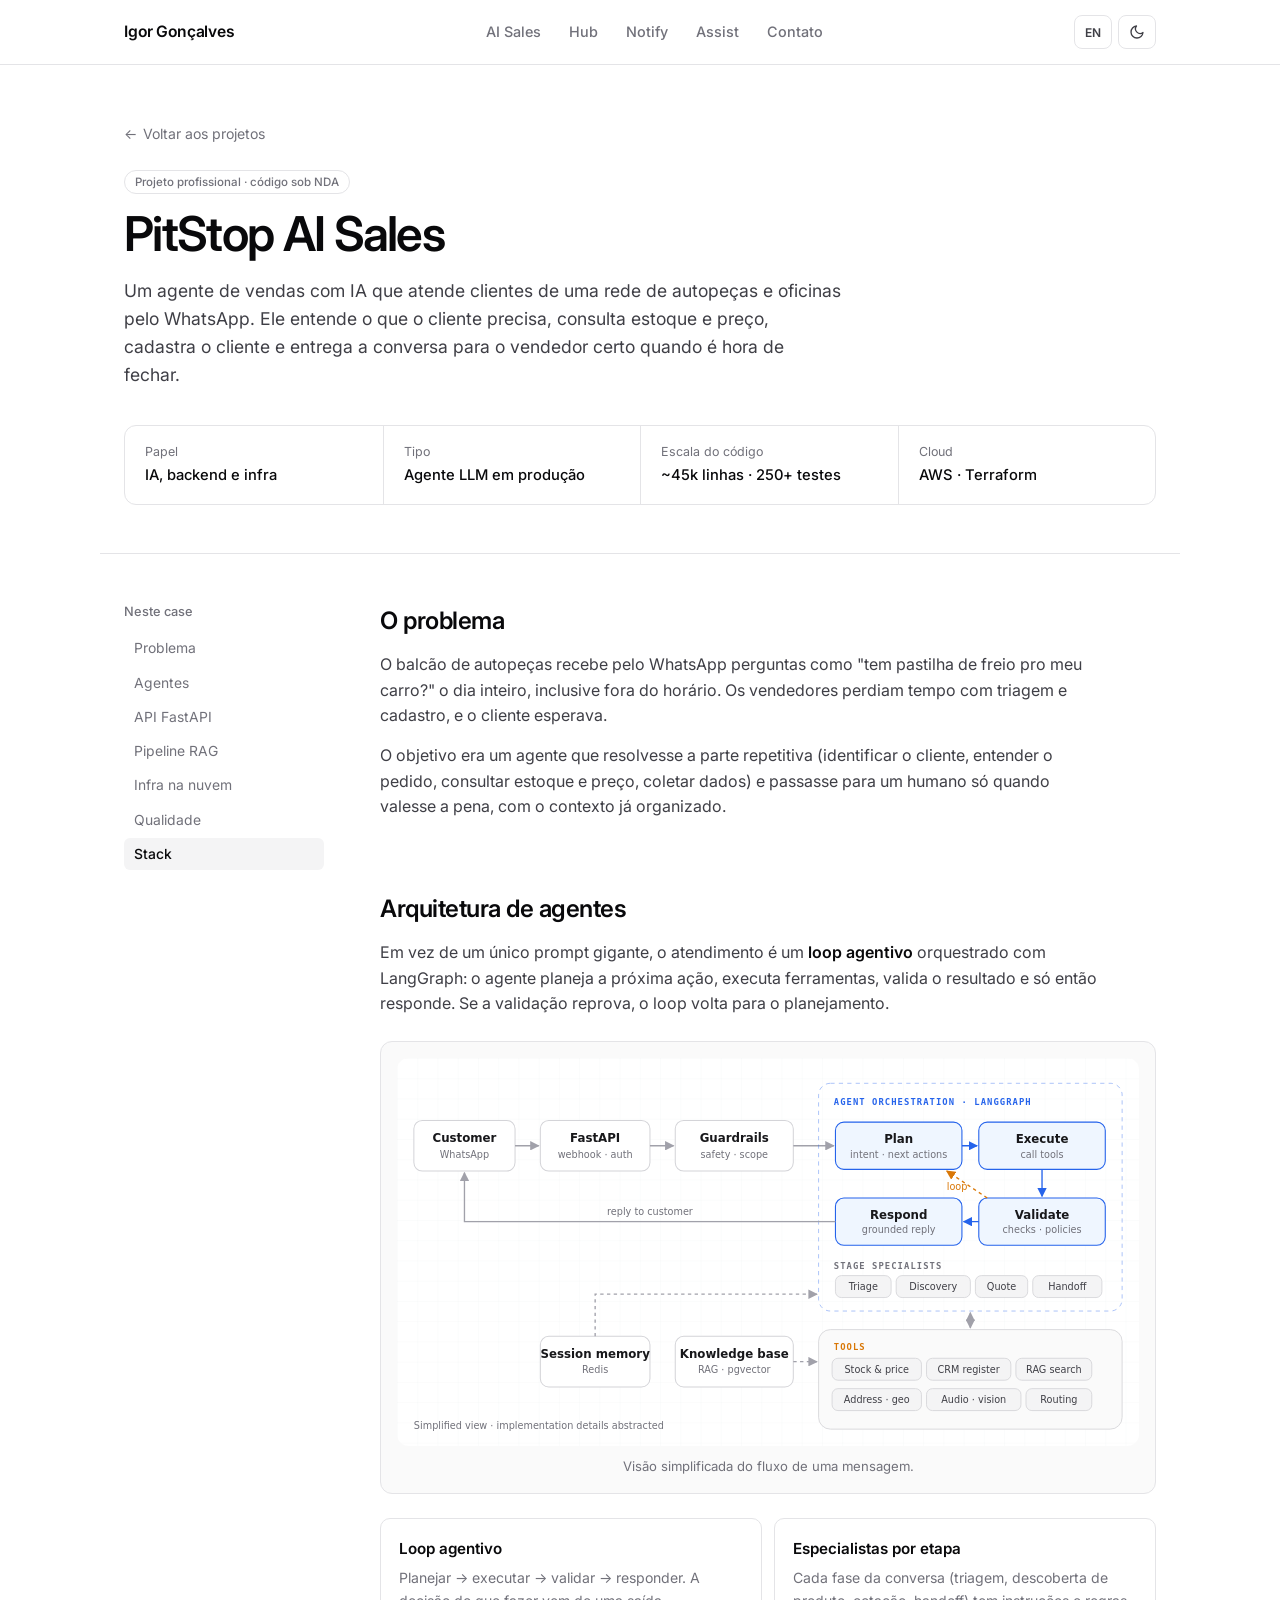
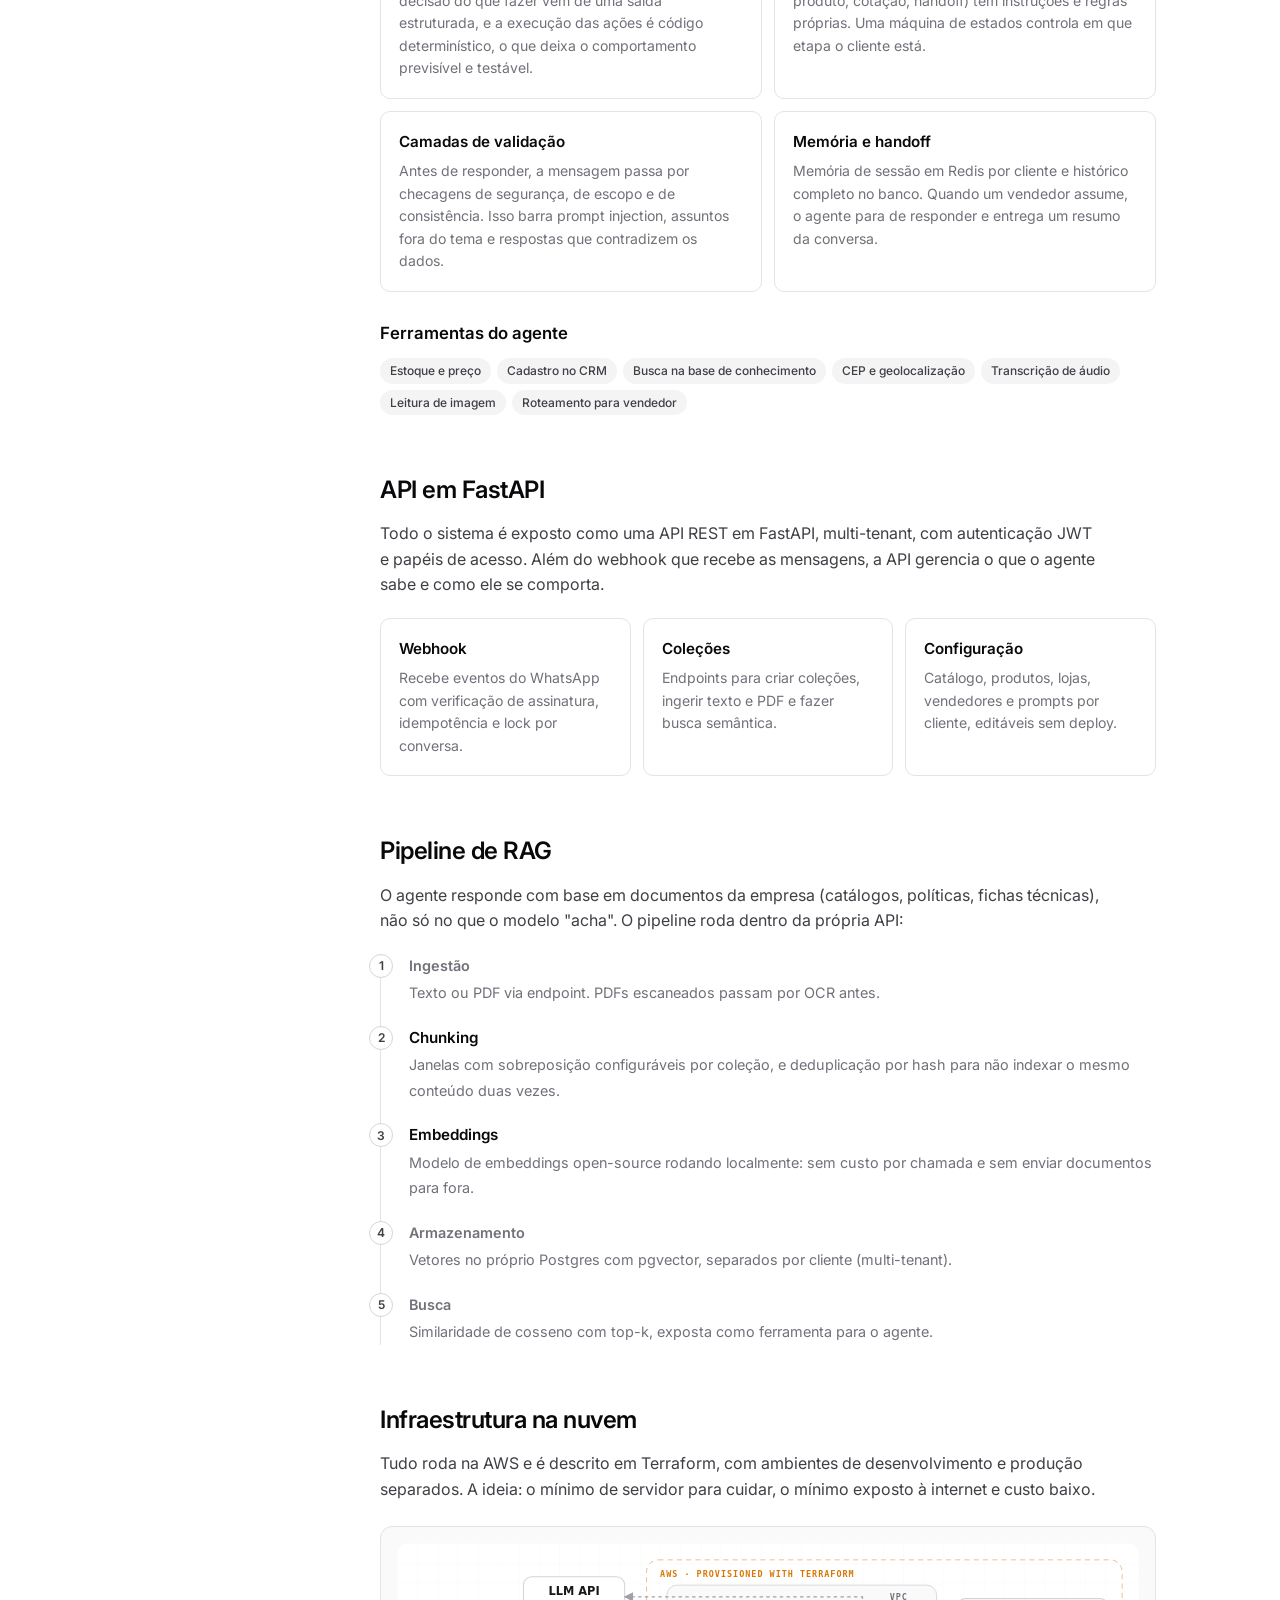
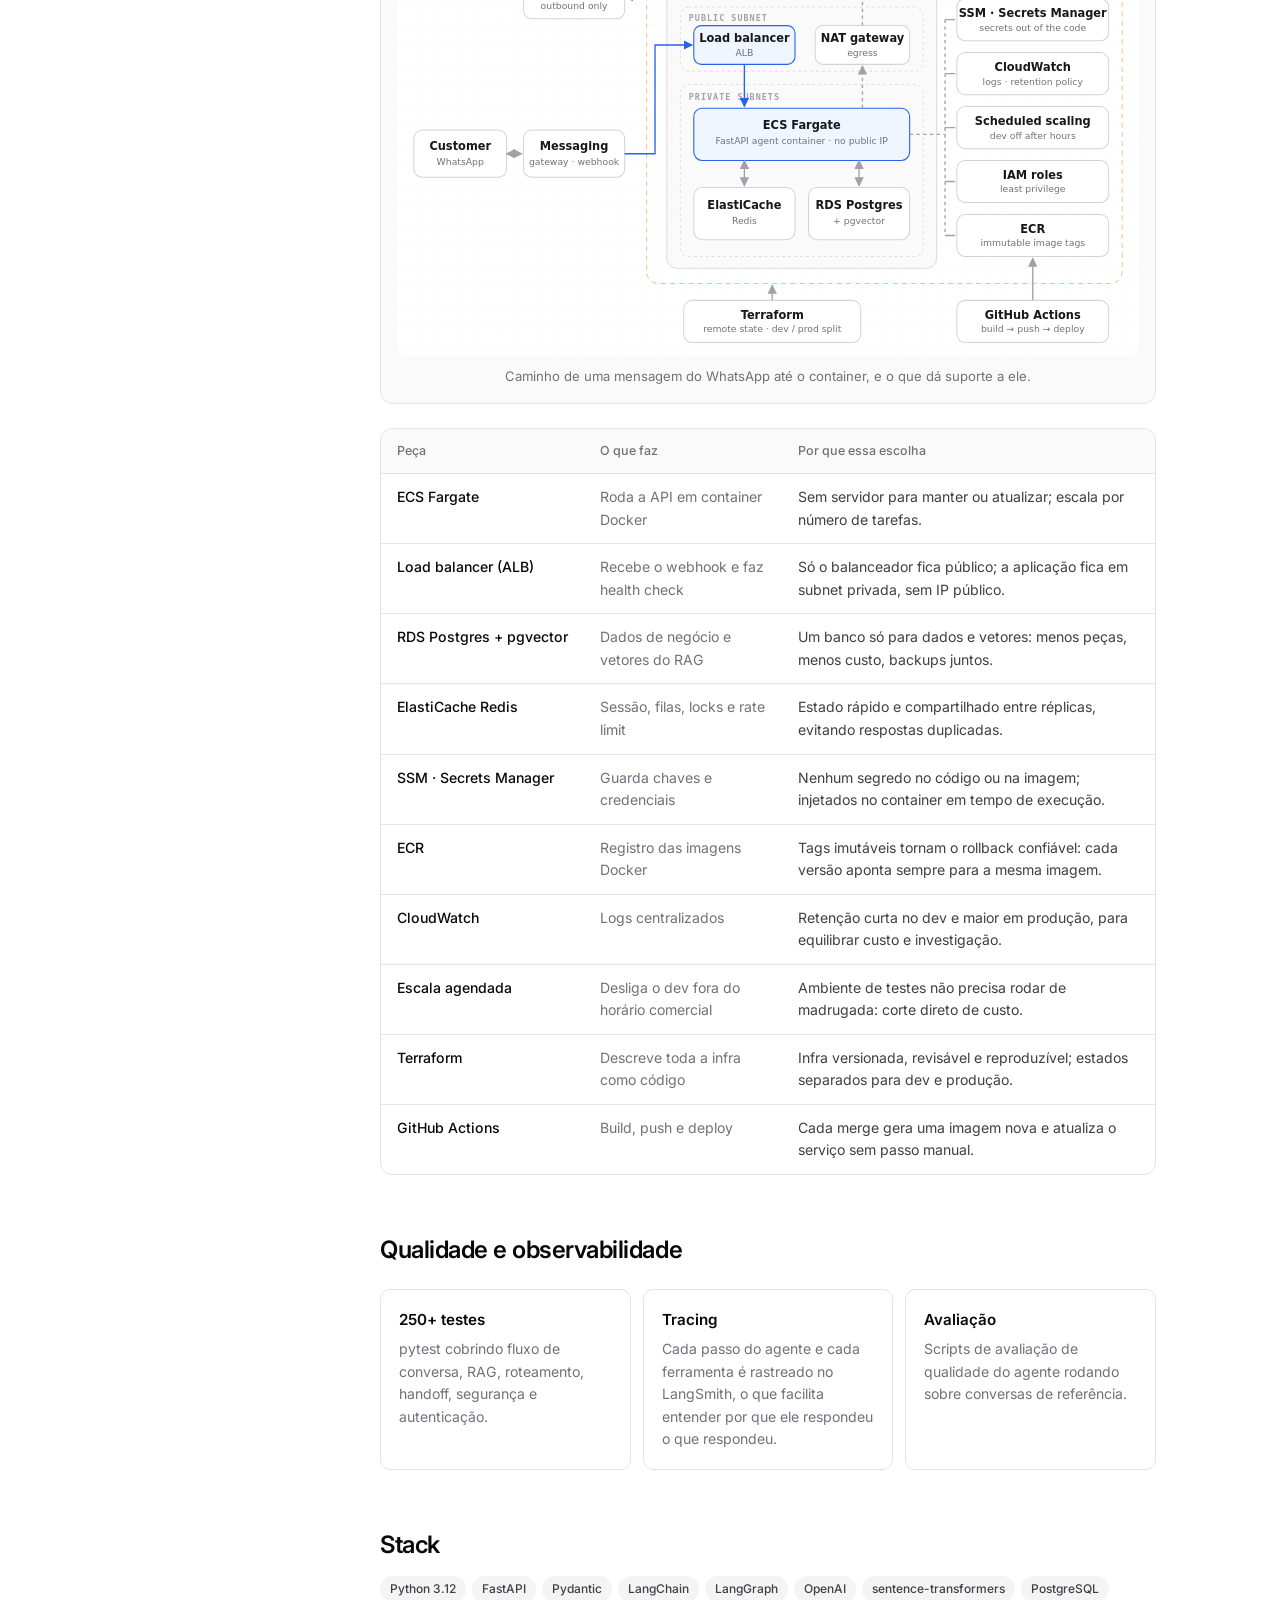
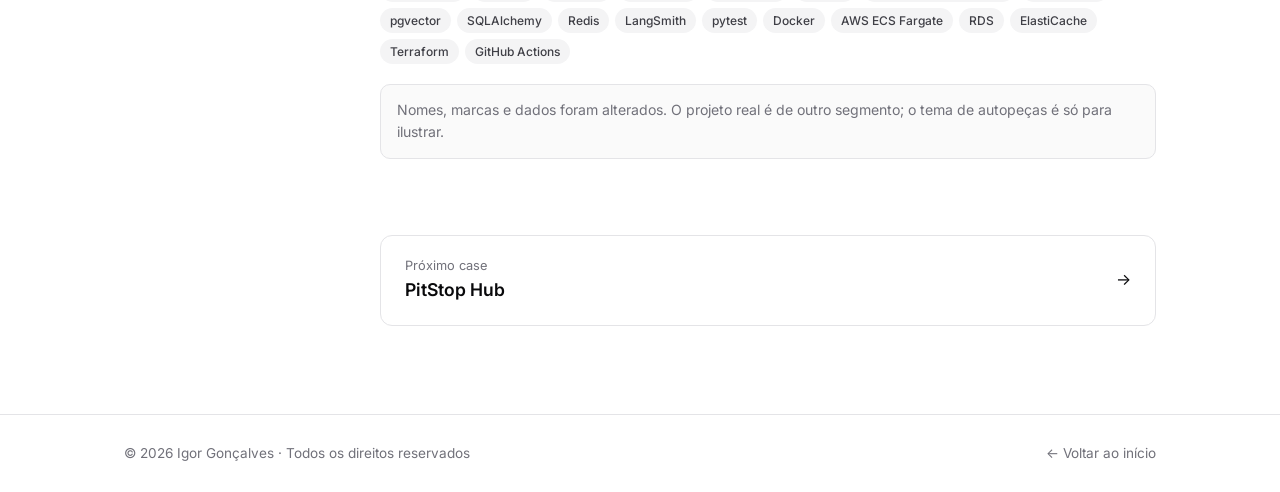
<file: cases/pitstop-ai-sales.html>
<!DOCTYPE html>
<html lang="pt-BR" data-lang="pt" data-theme="light">
<head>
  <meta charset="UTF-8">
  <meta name="viewport" content="width=device-width, initial-scale=1.0">
  <title>PitStop AI Sales · Case · Igor Gonçalves</title>
  <meta name="title-pt" content="PitStop AI Sales · Case · Igor Gonçalves">
  <meta name="title-en" content="PitStop AI Sales · Case study · Igor Gonçalves">
  <meta name="description" content="Case: agente de vendas com IA em FastAPI, LangChain e LangGraph, com pipeline RAG e infraestrutura AWS em Terraform.">
  <link rel="icon" href="data:image/svg+xml,%3Csvg xmlns='http://www.w3.org/2000/svg' viewBox='0 0 32 32'%3E%3Crect width='32' height='32' rx='8' fill='%2309090b'/%3E%3Ctext x='16' y='21' font-family='Arial' font-weight='700' font-size='13' text-anchor='middle' fill='%23ffffff'%3EIG%3C/text%3E%3C/svg%3E">
  <script>
    (function () {
      var d = document.documentElement, l, t;
      try { l = localStorage.getItem('portfolio-lang'); t = localStorage.getItem('portfolio-theme'); } catch (e) {}
      if (l === 'en') d.setAttribute('data-lang', 'en');
      if (t === 'dark') d.setAttribute('data-theme', 'dark');
    })();
  </script>
  <link rel="preconnect" href="https://fonts.googleapis.com">
  <link rel="preconnect" href="https://fonts.gstatic.com" crossorigin>
  <link href="https://fonts.googleapis.com/css2?family=Inter:wght@400;500;600;700&display=swap" rel="stylesheet">
  <link rel="stylesheet" href="../assets/css/styles.css?v=202610205">
</head>
<body>
  <header class="header">
    <nav class="nav">
      <a href="../index.html" class="nav-logo">Igor Gonçalves</a>
      <ul class="nav-links">
        <li><a href="pitstop-ai-sales.html">AI Sales</a></li>
        <li><a href="pitstop-hub.html">Hub</a></li>
        <li><a href="pitstop-notify.html">Notify</a></li>
        <li><a href="orbitshop-assist.html">Assist</a></li>
        <li><a href="../index.html#contato"><span class="l-pt">Contato</span><span class="l-en">Contact</span></a></li>
      </ul>
      <div class="nav-right">
        <button type="button" class="icon-btn lang-toggle" aria-label="Switch to English">EN</button>
        <button type="button" class="icon-btn theme-toggle" aria-label="Ativar tema escuro">
          <svg class="moon" viewBox="0 0 24 24" fill="none" stroke="currentColor" stroke-width="2" stroke-linecap="round" stroke-linejoin="round"><path d="M21 12.8A9 9 0 1 1 11.2 3a7 7 0 0 0 9.8 9.8z"/></svg>
          <svg class="sun" viewBox="0 0 24 24" fill="none" stroke="currentColor" stroke-width="2" stroke-linecap="round"><circle cx="12" cy="12" r="4"/><path d="M12 2v2M12 20v2M4.9 4.9l1.4 1.4M17.7 17.7l1.4 1.4M2 12h2M20 12h2M4.9 19.1l1.4-1.4M17.7 6.3l1.4-1.4"/></svg>
        </button>
        <button type="button" class="icon-btn nav-toggle" aria-label="Menu" aria-expanded="false"><span></span><span></span><span></span></button>
      </div>
    </nav>
  </header>

  <main>
    <section class="case-hero">
      <div class="container">
        <a href="../index.html#projetos" class="back-link">← <span class="l-pt">Voltar aos projetos</span><span class="l-en">Back to projects</span></a>
        <div class="chip-row">
          <span class="tag-nda"><span class="l-pt">Projeto profissional · código sob NDA</span><span class="l-en">Professional project · code under NDA</span></span>
        </div>
        <h1 class="case-title">PitStop AI Sales</h1>
        <p class="case-lead">
          <span class="l-pt">Um agente de vendas com IA que atende clientes de uma rede de autopeças e oficinas pelo WhatsApp. Ele entende o que o cliente precisa, consulta estoque e preço, cadastra o cliente e entrega a conversa para o vendedor certo quando é hora de fechar.</span>
          <span class="l-en">An AI sales agent that serves customers of an auto-parts and repair network over WhatsApp. It figures out what the customer needs, checks stock and price, registers the customer and hands the conversation to the right salesperson when it's time to close.</span>
        </p>
        <dl class="case-meta">
          <div><dt><span class="l-pt">Papel</span><span class="l-en">Role</span></dt><dd><span class="l-pt">IA, backend e infra</span><span class="l-en">AI, backend &amp; infra</span></dd></div>
          <div><dt><span class="l-pt">Tipo</span><span class="l-en">Type</span></dt><dd><span class="l-pt">Agente LLM em produção</span><span class="l-en">Production LLM agent</span></dd></div>
          <div><dt><span class="l-pt">Escala do código</span><span class="l-en">Codebase</span></dt><dd><span class="l-pt">~45k linhas · 250+ testes</span><span class="l-en">~45k lines · 250+ tests</span></dd></div>
          <div><dt>Cloud</dt><dd>AWS · Terraform</dd></div>
        </dl>
      </div>
    </section>

    <div class="container case-layout">
      <aside class="case-toc">
        <p><span class="l-pt">Neste case</span><span class="l-en">On this page</span></p>
        <ol>
          <li><a href="#problema"><span class="l-pt">Problema</span><span class="l-en">Problem</span></a></li>
          <li><a href="#agentes"><span class="l-pt">Agentes</span><span class="l-en">Agents</span></a></li>
          <li><a href="#api">API FastAPI</a></li>
          <li><a href="#rag"><span class="l-pt">Pipeline RAG</span><span class="l-en">RAG pipeline</span></a></li>
          <li><a href="#infra"><span class="l-pt">Infra na nuvem</span><span class="l-en">Cloud infra</span></a></li>
          <li><a href="#qualidade"><span class="l-pt">Qualidade</span><span class="l-en">Quality</span></a></li>
          <li><a href="#stack">Stack</a></li>
        </ol>
      </aside>

      <div class="case-content">
        <section id="problema" class="case-section">
          <h2><span class="l-pt">O problema</span><span class="l-en">The problem</span></h2>
          <p>
            <span class="l-pt">O balcão de autopeças recebe pelo WhatsApp perguntas como "tem pastilha de freio pro meu carro?" o dia inteiro, inclusive fora do horário. Os vendedores perdiam tempo com triagem e cadastro, e o cliente esperava.</span>
            <span class="l-en">The parts counter gets WhatsApp questions like "do you have brake pads for my car?" all day, including after hours. Salespeople lost time on triage and data entry, and customers waited.</span>
          </p>
          <p>
            <span class="l-pt">O objetivo era um agente que resolvesse a parte repetitiva (identificar o cliente, entender o pedido, consultar estoque e preço, coletar dados) e passasse para um humano só quando valesse a pena, com o contexto já organizado.</span>
            <span class="l-en">The goal was an agent that handles the repetitive part (identify the customer, understand the request, check stock and price, collect data) and passes to a human only when it's worth it, with the context already organized.</span>
          </p>
        </section>

        <section id="agentes" class="case-section">
          <h2><span class="l-pt">Arquitetura de agentes</span><span class="l-en">Agent architecture</span></h2>
          <p>
            <span class="l-pt">Em vez de um único prompt gigante, o atendimento é um <strong>loop agentivo</strong> orquestrado com LangGraph: o agente planeja a próxima ação, executa ferramentas, valida o resultado e só então responde. Se a validação reprova, o loop volta para o planejamento.</span>
            <span class="l-en">Instead of one giant prompt, the conversation runs as an <strong>agentic loop</strong> orchestrated with LangGraph: the agent plans the next action, runs tools, validates the result and only then replies. If validation fails, the loop goes back to planning.</span>
          </p>
          <figure class="figure">
            <img src="../assets/diagrams/ai-sales-agent.svg" alt="Fluxo do agente: WhatsApp, webhook, guardrails, loop de planejar, executar, validar e responder, com ferramentas, memória e base de conhecimento">
            <figcaption><span class="l-pt">Visão simplificada do fluxo de uma mensagem.</span><span class="l-en">Simplified view of how one message flows.</span></figcaption>
          </figure>
          <div class="card-grid">
            <div class="info-card">
              <h4><span class="ic">01</span><span class="l-pt">Loop agentivo</span><span class="l-en">Agentic loop</span></h4>
              <p><span class="l-pt">Planejar → executar → validar → responder. A decisão do que fazer vem de uma saída estruturada, e a execução das ações é código determinístico, o que deixa o comportamento previsível e testável.</span><span class="l-en">Plan → execute → validate → respond. What to do comes from structured output, and actions run as deterministic code, which keeps behavior predictable and testable.</span></p>
            </div>
            <div class="info-card">
              <h4><span class="ic">02</span><span class="l-pt">Especialistas por etapa</span><span class="l-en">Stage specialists</span></h4>
              <p><span class="l-pt">Cada fase da conversa (triagem, descoberta de produto, cotação, handoff) tem instruções e regras próprias. Uma máquina de estados controla em que etapa o cliente está.</span><span class="l-en">Each conversation phase (triage, product discovery, quote, handoff) has its own instructions and rules. A state machine tracks which stage the customer is in.</span></p>
            </div>
            <div class="info-card">
              <h4><span class="ic">03</span><span class="l-pt">Camadas de validação</span><span class="l-en">Validation layers</span></h4>
              <p><span class="l-pt">Antes de responder, a mensagem passa por checagens de segurança, de escopo e de consistência. Isso barra prompt injection, assuntos fora do tema e respostas que contradizem os dados.</span><span class="l-en">Before replying, the message goes through safety, scope and consistency checks. That blocks prompt injection, off-topic requests and replies that contradict the data.</span></p>
            </div>
            <div class="info-card">
              <h4><span class="ic">04</span><span class="l-pt">Memória e handoff</span><span class="l-en">Memory &amp; handoff</span></h4>
              <p><span class="l-pt">Memória de sessão em Redis por cliente e histórico completo no banco. Quando um vendedor assume, o agente para de responder e entrega um resumo da conversa.</span><span class="l-en">Per-customer session memory in Redis and full history in the database. When a salesperson takes over, the agent stops replying and hands over a conversation summary.</span></p>
            </div>
          </div>
          <h3><span class="l-pt">Ferramentas do agente</span><span class="l-en">Agent tools</span></h3>
          <div class="chip-row">
            <span class="chip"><span class="l-pt">Estoque e preço</span><span class="l-en">Stock &amp; price</span></span>
            <span class="chip"><span class="l-pt">Cadastro no CRM</span><span class="l-en">CRM registration</span></span>
            <span class="chip"><span class="l-pt">Busca na base de conhecimento</span><span class="l-en">Knowledge-base search</span></span>
            <span class="chip"><span class="l-pt">CEP e geolocalização</span><span class="l-en">Postal code &amp; geolocation</span></span>
            <span class="chip"><span class="l-pt">Transcrição de áudio</span><span class="l-en">Audio transcription</span></span>
            <span class="chip"><span class="l-pt">Leitura de imagem</span><span class="l-en">Image understanding</span></span>
            <span class="chip"><span class="l-pt">Roteamento para vendedor</span><span class="l-en">Salesperson routing</span></span>
          </div>
        </section>

        <section id="api" class="case-section">
          <h2><span class="l-pt">API em FastAPI</span><span class="l-en">FastAPI service</span></h2>
          <p>
            <span class="l-pt">Todo o sistema é exposto como uma API REST em FastAPI, multi-tenant, com autenticação JWT e papéis de acesso. Além do webhook que recebe as mensagens, a API gerencia o que o agente sabe e como ele se comporta.</span>
            <span class="l-en">The whole system is a multi-tenant REST API in FastAPI, with JWT auth and access roles. Besides the webhook that receives messages, the API manages what the agent knows and how it behaves.</span>
          </p>
          <div class="card-grid three">
            <div class="info-card"><h4><span class="ic">↳</span>Webhook</h4><p><span class="l-pt">Recebe eventos do WhatsApp com verificação de assinatura, idempotência e lock por conversa.</span><span class="l-en">Receives WhatsApp events with signature checks, idempotency and per-conversation locks.</span></p></div>
            <div class="info-card"><h4><span class="ic">RAG</span><span class="l-pt">Coleções</span><span class="l-en">Collections</span></h4><p><span class="l-pt">Endpoints para criar coleções, ingerir texto e PDF e fazer busca semântica.</span><span class="l-en">Endpoints to create collections, ingest text and PDFs, and run semantic search.</span></p></div>
            <div class="info-card"><h4><span class="ic">⚙</span><span class="l-pt">Configuração</span><span class="l-en">Configuration</span></h4><p><span class="l-pt">Catálogo, produtos, lojas, vendedores e prompts por cliente, editáveis sem deploy.</span><span class="l-en">Catalog, products, stores, salespeople and per-tenant prompts, editable without a deploy.</span></p></div>
          </div>
        </section>

        <section id="rag" class="case-section">
          <h2><span class="l-pt">Pipeline de RAG</span><span class="l-en">RAG pipeline</span></h2>
          <p>
            <span class="l-pt">O agente responde com base em documentos da empresa (catálogos, políticas, fichas técnicas), não só no que o modelo "acha". O pipeline roda dentro da própria API:</span>
            <span class="l-en">The agent answers from company documents (catalogs, policies, spec sheets), not just from what the model "thinks". The pipeline runs inside the API itself:</span>
          </p>
          <ol class="steps">
            <li><div><b><span class="l-pt">Ingestão</span><span class="l-en">Ingestion</span></b><span><span class="l-pt">Texto ou PDF via endpoint. PDFs escaneados passam por OCR antes.</span><span class="l-en">Text or PDF through an endpoint. Scanned PDFs go through OCR first.</span></span></div></li>
            <li><div><b>Chunking</b><span><span class="l-pt">Janelas com sobreposição configuráveis por coleção, e deduplicação por hash para não indexar o mesmo conteúdo duas vezes.</span><span class="l-en">Overlapping windows configurable per collection, plus hash dedup so the same content is never indexed twice.</span></span></div></li>
            <li><div><b>Embeddings</b><span><span class="l-pt">Modelo de embeddings open-source rodando localmente: sem custo por chamada e sem enviar documentos para fora.</span><span class="l-en">An open-source embedding model running locally: no per-call cost and documents never leave.</span></span></div></li>
            <li><div><b><span class="l-pt">Armazenamento</span><span class="l-en">Storage</span></b><span><span class="l-pt">Vetores no próprio Postgres com pgvector, separados por cliente (multi-tenant).</span><span class="l-en">Vectors in Postgres itself with pgvector, isolated per tenant.</span></span></div></li>
            <li><div><b><span class="l-pt">Busca</span><span class="l-en">Retrieval</span></b><span><span class="l-pt">Similaridade de cosseno com top-k, exposta como ferramenta para o agente.</span><span class="l-en">Cosine similarity with top-k, exposed to the agent as a tool.</span></span></div></li>
          </ol>
        </section>

        <section id="infra" class="case-section">
          <h2><span class="l-pt">Infraestrutura na nuvem</span><span class="l-en">Cloud infrastructure</span></h2>
          <p>
            <span class="l-pt">Tudo roda na AWS e é descrito em Terraform, com ambientes de desenvolvimento e produção separados. A ideia: o mínimo de servidor para cuidar, o mínimo exposto à internet e custo baixo.</span>
            <span class="l-en">Everything runs on AWS and is described in Terraform, with separate dev and prod environments. The idea: as few servers to babysit as possible, as little exposed to the internet as possible, and low cost.</span>
          </p>
          <figure class="figure">
            <img src="../assets/diagrams/ai-sales-infra.svg" alt="Infraestrutura AWS: load balancer público, container ECS Fargate em subnet privada, Redis, Postgres com pgvector, segredos, logs, ECR e Terraform">
            <figcaption><span class="l-pt">Caminho de uma mensagem do WhatsApp até o container, e o que dá suporte a ele.</span><span class="l-en">How a WhatsApp message reaches the container, and what supports it.</span></figcaption>
          </figure>
          <div class="table-wrap">
            <table class="infra">
              <thead><tr><th><span class="l-pt">Peça</span><span class="l-en">Piece</span></th><th><span class="l-pt">O que faz</span><span class="l-en">What it does</span></th><th><span class="l-pt">Por que essa escolha</span><span class="l-en">Why this choice</span></th></tr></thead>
              <tbody>
                <tr><td>ECS Fargate</td><td><span class="l-pt">Roda a API em container Docker</span><span class="l-en">Runs the API as a Docker container</span></td><td class="why"><span class="l-pt">Sem servidor para manter ou atualizar; escala por número de tarefas.</span><span class="l-en">No server to patch or maintain; scales by task count.</span></td></tr>
                <tr><td>Load balancer (ALB)</td><td><span class="l-pt">Recebe o webhook e faz health check</span><span class="l-en">Receives the webhook and runs health checks</span></td><td class="why"><span class="l-pt">Só o balanceador fica público; a aplicação fica em subnet privada, sem IP público.</span><span class="l-en">Only the balancer is public; the app sits in a private subnet with no public IP.</span></td></tr>
                <tr><td>RDS Postgres + pgvector</td><td><span class="l-pt">Dados de negócio e vetores do RAG</span><span class="l-en">Business data and RAG vectors</span></td><td class="why"><span class="l-pt">Um banco só para dados e vetores: menos peças, menos custo, backups juntos.</span><span class="l-en">One database for data and vectors: fewer parts, lower cost, shared backups.</span></td></tr>
                <tr><td>ElastiCache Redis</td><td><span class="l-pt">Sessão, filas, locks e rate limit</span><span class="l-en">Sessions, queues, locks and rate limiting</span></td><td class="why"><span class="l-pt">Estado rápido e compartilhado entre réplicas, evitando respostas duplicadas.</span><span class="l-en">Fast state shared across replicas, preventing duplicate replies.</span></td></tr>
                <tr><td>SSM · Secrets Manager</td><td><span class="l-pt">Guarda chaves e credenciais</span><span class="l-en">Stores keys and credentials</span></td><td class="why"><span class="l-pt">Nenhum segredo no código ou na imagem; injetados no container em tempo de execução.</span><span class="l-en">No secrets in code or images; injected into the container at runtime.</span></td></tr>
                <tr><td>ECR</td><td><span class="l-pt">Registro das imagens Docker</span><span class="l-en">Docker image registry</span></td><td class="why"><span class="l-pt">Tags imutáveis tornam o rollback confiável: cada versão aponta sempre para a mesma imagem.</span><span class="l-en">Immutable tags make rollback reliable: each version always points to the same image.</span></td></tr>
                <tr><td>CloudWatch</td><td><span class="l-pt">Logs centralizados</span><span class="l-en">Centralized logs</span></td><td class="why"><span class="l-pt">Retenção curta no dev e maior em produção, para equilibrar custo e investigação.</span><span class="l-en">Short retention in dev and longer in prod, balancing cost and debugging.</span></td></tr>
                <tr><td><span class="l-pt">Escala agendada</span><span class="l-en">Scheduled scaling</span></td><td><span class="l-pt">Desliga o dev fora do horário comercial</span><span class="l-en">Turns dev off outside business hours</span></td><td class="why"><span class="l-pt">Ambiente de testes não precisa rodar de madrugada: corte direto de custo.</span><span class="l-en">A test environment doesn't need to run overnight: a direct cost cut.</span></td></tr>
                <tr><td>Terraform</td><td><span class="l-pt">Descreve toda a infra como código</span><span class="l-en">Describes all infra as code</span></td><td class="why"><span class="l-pt">Infra versionada, revisável e reproduzível; estados separados para dev e produção.</span><span class="l-en">Versioned, reviewable, reproducible infra; separate state for dev and prod.</span></td></tr>
                <tr><td>GitHub Actions</td><td><span class="l-pt">Build, push e deploy</span><span class="l-en">Build, push and deploy</span></td><td class="why"><span class="l-pt">Cada merge gera uma imagem nova e atualiza o serviço sem passo manual.</span><span class="l-en">Every merge builds a new image and updates the service with no manual step.</span></td></tr>
              </tbody>
            </table>
          </div>
        </section>

        <section id="qualidade" class="case-section">
          <h2><span class="l-pt">Qualidade e observabilidade</span><span class="l-en">Quality &amp; observability</span></h2>
          <div class="card-grid three">
            <div class="info-card"><h4><span class="ic">✓</span><span class="l-pt">250+ testes</span><span class="l-en">250+ tests</span></h4><p><span class="l-pt">pytest cobrindo fluxo de conversa, RAG, roteamento, handoff, segurança e autenticação.</span><span class="l-en">pytest covering conversation flow, RAG, routing, handoff, security and auth.</span></p></div>
            <div class="info-card"><h4><span class="ic">◎</span>Tracing</h4><p><span class="l-pt">Cada passo do agente e cada ferramenta é rastreado no LangSmith, o que facilita entender por que ele respondeu o que respondeu.</span><span class="l-en">Every agent step and tool call is traced in LangSmith, so it's easy to see why it said what it said.</span></p></div>
            <div class="info-card"><h4><span class="ic">★</span><span class="l-pt">Avaliação</span><span class="l-en">Evaluation</span></h4><p><span class="l-pt">Scripts de avaliação de qualidade do agente rodando sobre conversas de referência.</span><span class="l-en">Agent quality evaluation scripts that run on reference conversations.</span></p></div>
          </div>
        </section>

        <section id="stack" class="case-section">
          <h2>Stack</h2>
          <div class="chip-row">
            <span class="chip">Python 3.12</span><span class="chip">FastAPI</span><span class="chip">Pydantic</span><span class="chip">LangChain</span>
            <span class="chip">LangGraph</span><span class="chip">OpenAI</span><span class="chip">sentence-transformers</span><span class="chip">PostgreSQL</span>
            <span class="chip">pgvector</span><span class="chip">SQLAlchemy</span><span class="chip">Redis</span><span class="chip">LangSmith</span>
            <span class="chip">pytest</span><span class="chip">Docker</span><span class="chip">AWS ECS Fargate</span><span class="chip">RDS</span>
            <span class="chip">ElastiCache</span><span class="chip">Terraform</span><span class="chip">GitHub Actions</span>
          </div>
          <div class="callout">
            <span class="l-pt">Nomes, marcas e dados foram alterados. O projeto real é de outro segmento; o tema de autopeças é só para ilustrar.</span>
            <span class="l-en">Names, brands and data were changed. The real project is in a different industry; the auto-parts theme is only for illustration.</span>
          </div>
        </section>

        <a class="next-case" href="pitstop-hub.html">
          <div><small><span class="l-pt">Próximo case</span><span class="l-en">Next case</span></small><b>PitStop Hub</b></div>
          <span>→</span>
        </a>
      </div>
    </div>
  </main>

  <footer class="footer">
    <div class="container">
      <span>© <span id="year">2026</span> Igor Gonçalves · <span class="l-pt">Todos os direitos reservados</span><span class="l-en">All rights reserved</span></span>
      <a href="../index.html">← <span class="l-pt">Voltar ao início</span><span class="l-en">Back to home</span></a>
    </div>
  </footer>

  <script src="../assets/js/main.js?v=202610205"></script>
</body>
</html>
</file>
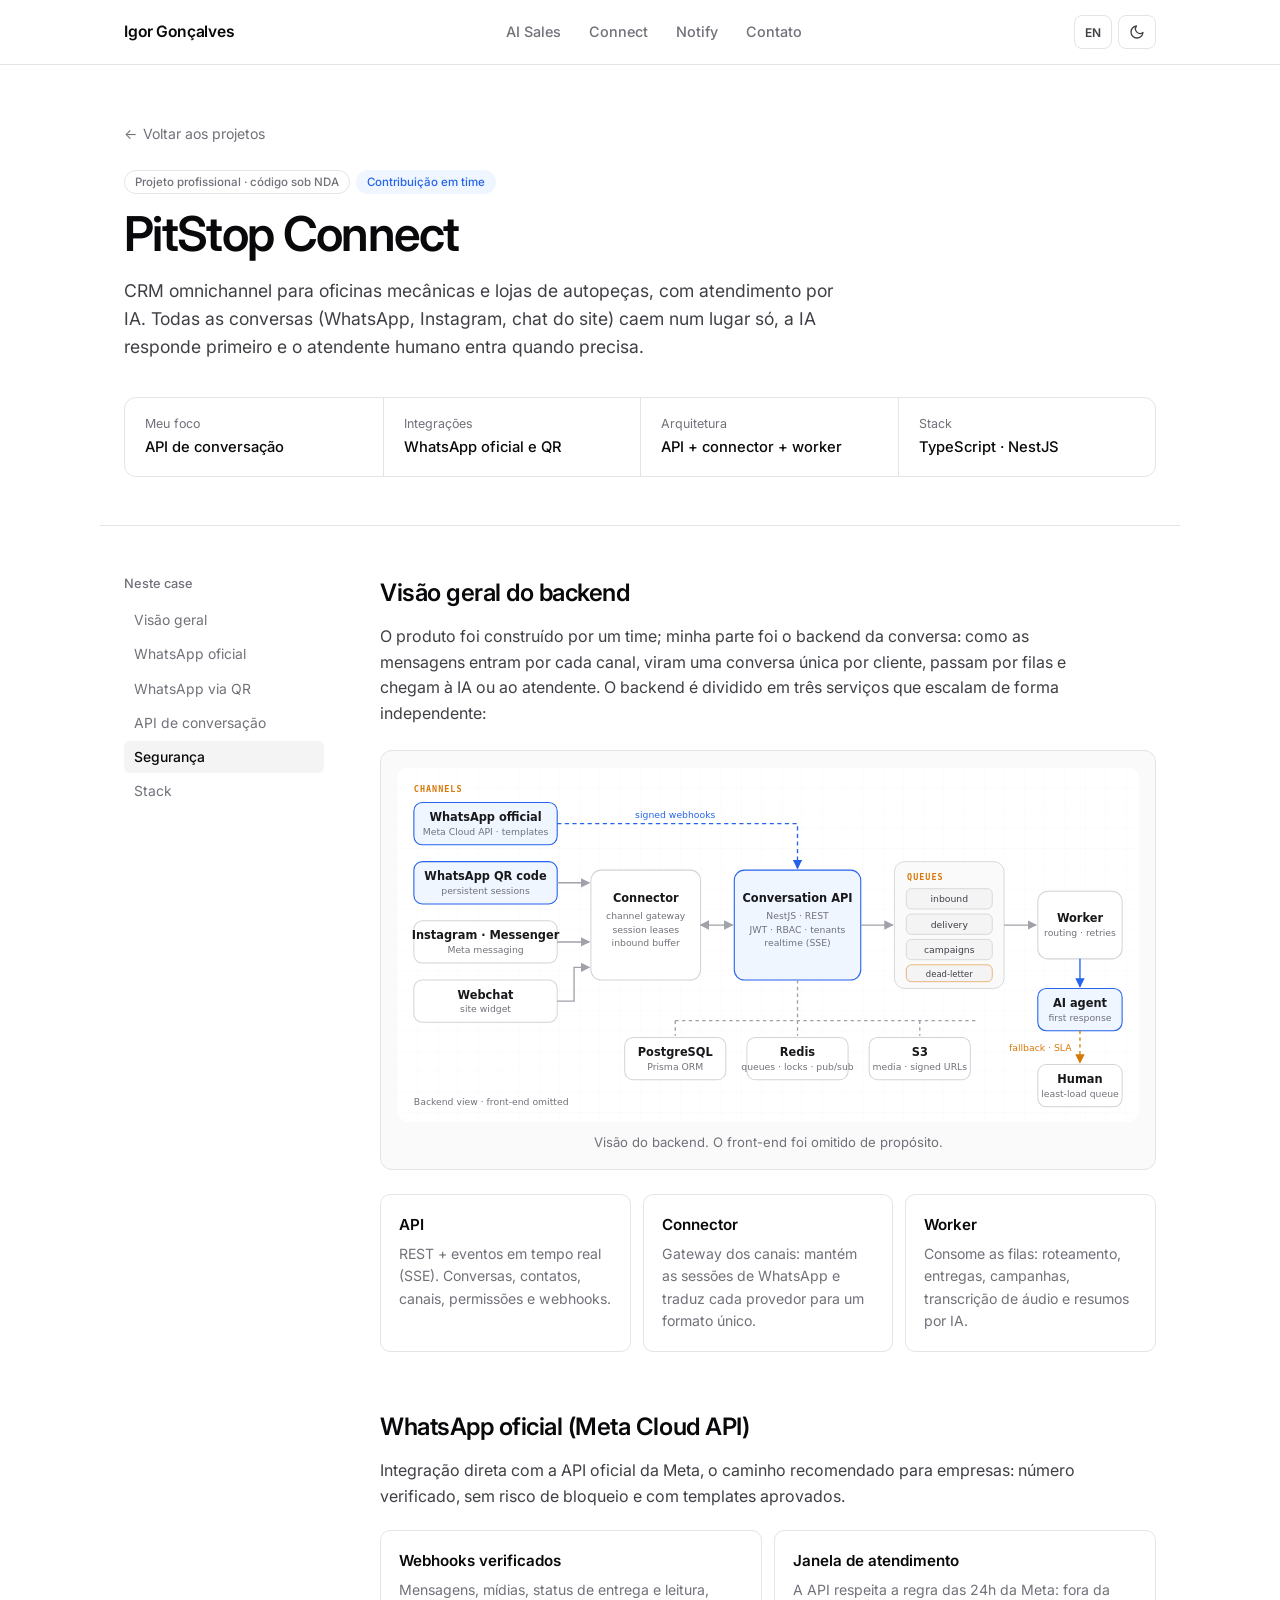
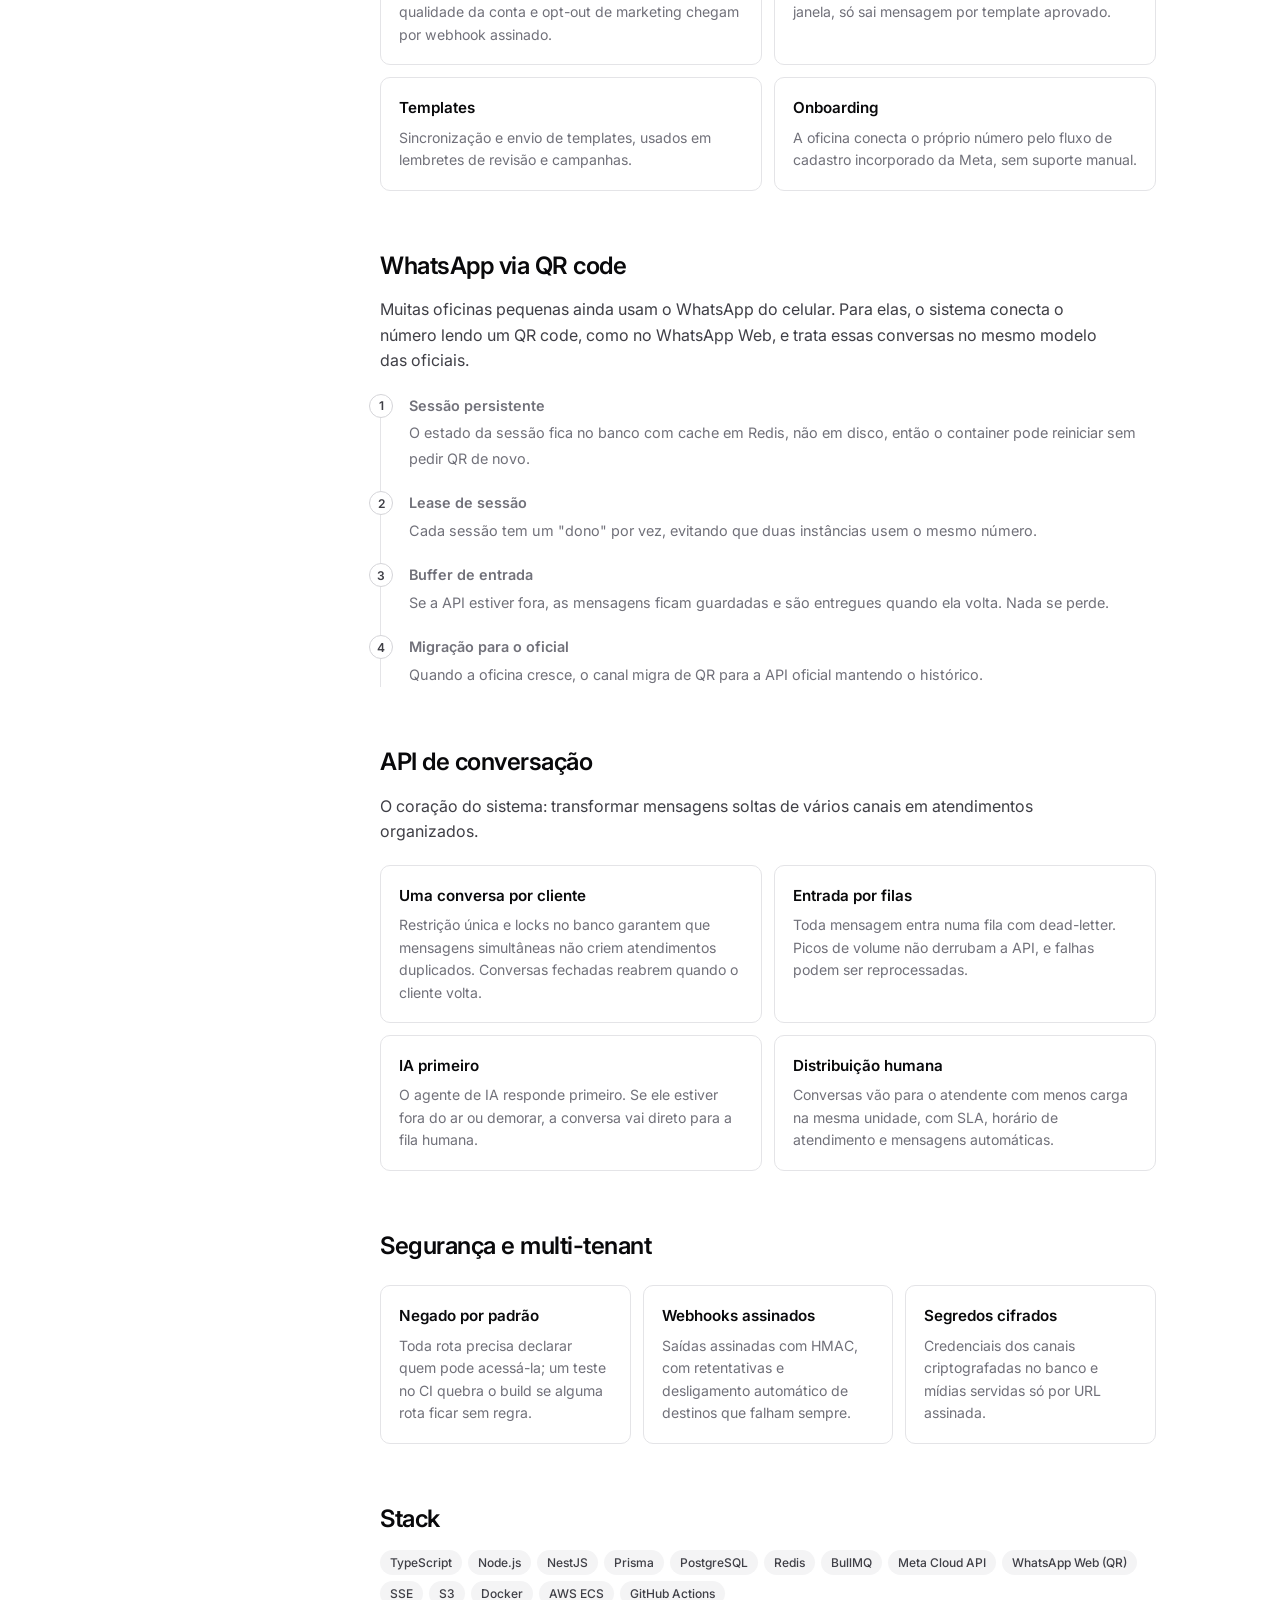
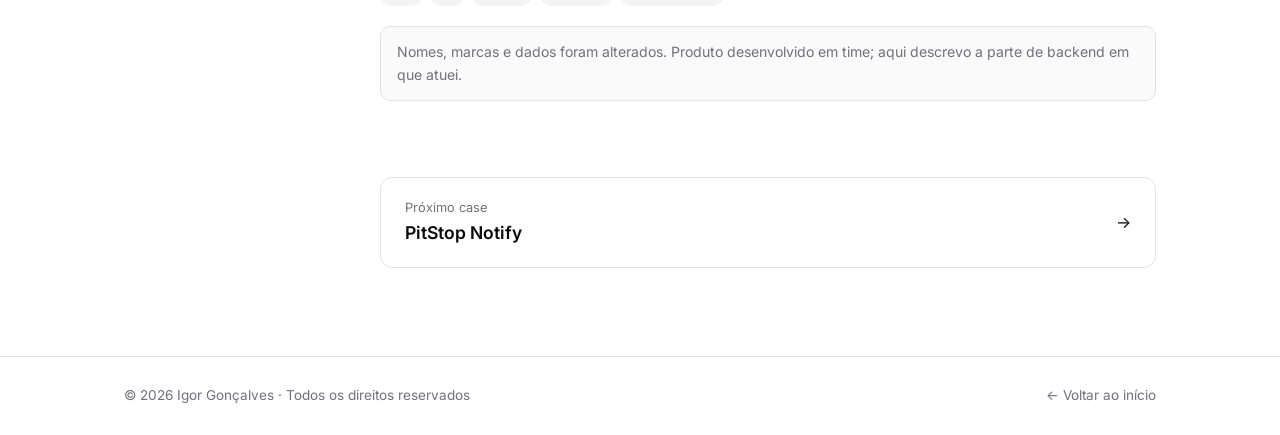
<file: cases/pitstop-connect.html>
<!DOCTYPE html>
<html lang="pt-BR" data-lang="pt" data-theme="light">
<head>
  <meta charset="UTF-8">
  <meta name="viewport" content="width=device-width, initial-scale=1.0">
  <title>PitStop Connect · Case · Igor Gonçalves</title>
  <meta name="title-pt" content="PitStop Connect · Case · Igor Gonçalves">
  <meta name="title-en" content="PitStop Connect · Case study · Igor Gonçalves">
  <meta name="description" content="Case: backend de CRM omnichannel com API de conversação e integração WhatsApp oficial (Meta Cloud API) e via QR code.">
  <link rel="icon" href="data:image/svg+xml,%3Csvg xmlns='http://www.w3.org/2000/svg' viewBox='0 0 32 32'%3E%3Crect width='32' height='32' rx='8' fill='%2309090b'/%3E%3Ctext x='16' y='21' font-family='Arial' font-weight='700' font-size='13' text-anchor='middle' fill='%23ffffff'%3EIG%3C/text%3E%3C/svg%3E">
  <script>
    (function () {
      var d = document.documentElement, l, t;
      try { l = localStorage.getItem('portfolio-lang'); t = localStorage.getItem('portfolio-theme'); } catch (e) {}
      if (l === 'en') d.setAttribute('data-lang', 'en');
      if (t === 'dark') d.setAttribute('data-theme', 'dark');
    })();
  </script>
  <link rel="preconnect" href="https://fonts.googleapis.com">
  <link rel="preconnect" href="https://fonts.gstatic.com" crossorigin>
  <link href="https://fonts.googleapis.com/css2?family=Inter:wght@400;500;600;700&display=swap" rel="stylesheet">
  <link rel="stylesheet" href="../assets/css/styles.css?v=20261020">
</head>
<body>
  <header class="header">
    <nav class="nav">
      <a href="../index.html" class="nav-logo">Igor Gonçalves</a>
      <ul class="nav-links">
        <li><a href="pitstop-ai-sales.html">AI Sales</a></li>
        <li><a href="pitstop-connect.html">Connect</a></li>
        <li><a href="pitstop-notify.html">Notify</a></li>
        <li><a href="../index.html#contato"><span class="l-pt">Contato</span><span class="l-en">Contact</span></a></li>
      </ul>
      <div class="nav-right">
        <button type="button" class="icon-btn lang-toggle" aria-label="Switch to English">EN</button>
        <button type="button" class="icon-btn theme-toggle" aria-label="Ativar tema escuro">
          <svg class="moon" viewBox="0 0 24 24" fill="none" stroke="currentColor" stroke-width="2" stroke-linecap="round" stroke-linejoin="round"><path d="M21 12.8A9 9 0 1 1 11.2 3a7 7 0 0 0 9.8 9.8z"/></svg>
          <svg class="sun" viewBox="0 0 24 24" fill="none" stroke="currentColor" stroke-width="2" stroke-linecap="round"><circle cx="12" cy="12" r="4"/><path d="M12 2v2M12 20v2M4.9 4.9l1.4 1.4M17.7 17.7l1.4 1.4M2 12h2M20 12h2M4.9 19.1l1.4-1.4M17.7 6.3l1.4-1.4"/></svg>
        </button>
        <button type="button" class="icon-btn nav-toggle" aria-label="Menu" aria-expanded="false"><span></span><span></span><span></span></button>
      </div>
    </nav>
  </header>

  <main>
    <section class="case-hero">
      <div class="container">
        <a href="../index.html#projetos" class="back-link">← <span class="l-pt">Voltar aos projetos</span><span class="l-en">Back to projects</span></a>
        <div class="chip-row">
          <span class="tag-nda"><span class="l-pt">Projeto profissional · código sob NDA</span><span class="l-en">Professional project · code under NDA</span></span>
          <span class="tag-nda tag-team"><span class="l-pt">Contribuição em time</span><span class="l-en">Team contribution</span></span>
        </div>
        <h1 class="case-title">PitStop Connect</h1>
        <p class="case-lead">
          <span class="l-pt">CRM omnichannel para oficinas mecânicas e lojas de autopeças, com atendimento por IA. Todas as conversas (WhatsApp, Instagram, chat do site) caem num lugar só, a IA responde primeiro e o atendente humano entra quando precisa.</span>
          <span class="l-en">Omnichannel CRM for auto repair shops and parts stores, with AI-first service. Every conversation (WhatsApp, Instagram, website chat) lands in one place, the AI answers first and a human agent steps in when needed.</span>
        </p>
        <dl class="case-meta">
          <div><dt><span class="l-pt">Meu foco</span><span class="l-en">My focus</span></dt><dd><span class="l-pt">API de conversação</span><span class="l-en">Conversation API</span></dd></div>
          <div><dt><span class="l-pt">Integrações</span><span class="l-en">Integrations</span></dt><dd><span class="l-pt">WhatsApp oficial e QR</span><span class="l-en">Official &amp; QR WhatsApp</span></dd></div>
          <div><dt><span class="l-pt">Arquitetura</span><span class="l-en">Architecture</span></dt><dd><span class="l-pt">API + connector + worker</span><span class="l-en">API + connector + worker</span></dd></div>
          <div><dt>Stack</dt><dd>TypeScript · NestJS</dd></div>
        </dl>
      </div>
    </section>

    <div class="container case-layout">
      <aside class="case-toc">
        <p><span class="l-pt">Neste case</span><span class="l-en">On this page</span></p>
        <ol>
          <li><a href="#visao"><span class="l-pt">Visão geral</span><span class="l-en">Overview</span></a></li>
          <li><a href="#oficial"><span class="l-pt">WhatsApp oficial</span><span class="l-en">Official WhatsApp</span></a></li>
          <li><a href="#qr"><span class="l-pt">WhatsApp via QR</span><span class="l-en">QR-code WhatsApp</span></a></li>
          <li><a href="#conversa"><span class="l-pt">API de conversação</span><span class="l-en">Conversation API</span></a></li>
          <li><a href="#seguranca"><span class="l-pt">Segurança</span><span class="l-en">Security</span></a></li>
          <li><a href="#stack">Stack</a></li>
        </ol>
      </aside>

      <div class="case-content">
        <section id="visao" class="case-section">
          <h2><span class="l-pt">Visão geral do backend</span><span class="l-en">Backend overview</span></h2>
          <p>
            <span class="l-pt">O produto foi construído por um time; minha parte foi o backend da conversa: como as mensagens entram por cada canal, viram uma conversa única por cliente, passam por filas e chegam à IA ou ao atendente. O backend é dividido em três serviços que escalam de forma independente:</span>
            <span class="l-en">The product was built by a team; my part was the conversation backend: how messages arrive from each channel, become one conversation per customer, go through queues and reach the AI or a human agent. The backend is split into three services that scale independently:</span>
          </p>
          <figure class="figure">
            <img src="../assets/diagrams/connect.svg" alt="Canais (WhatsApp oficial, QR, Instagram, webchat) chegam ao connector e à API de conversação, passam por filas até o worker, que roteia para a IA ou para um humano">
            <figcaption><span class="l-pt">Visão do backend. O front-end foi omitido de propósito.</span><span class="l-en">Backend view. The front-end is intentionally left out.</span></figcaption>
          </figure>
          <div class="card-grid three">
            <div class="info-card"><h4><span class="ic">A</span>API</h4><p><span class="l-pt">REST + eventos em tempo real (SSE). Conversas, contatos, canais, permissões e webhooks.</span><span class="l-en">REST + realtime events (SSE). Conversations, contacts, channels, permissions and webhooks.</span></p></div>
            <div class="info-card"><h4><span class="ic">C</span>Connector</h4><p><span class="l-pt">Gateway dos canais: mantém as sessões de WhatsApp e traduz cada provedor para um formato único.</span><span class="l-en">Channel gateway: keeps WhatsApp sessions alive and translates each provider into one format.</span></p></div>
            <div class="info-card"><h4><span class="ic">W</span>Worker</h4><p><span class="l-pt">Consome as filas: roteamento, entregas, campanhas, transcrição de áudio e resumos por IA.</span><span class="l-en">Consumes the queues: routing, delivery, campaigns, audio transcription and AI summaries.</span></p></div>
          </div>
        </section>

        <section id="oficial" class="case-section">
          <h2><span class="l-pt">WhatsApp oficial (Meta Cloud API)</span><span class="l-en">Official WhatsApp (Meta Cloud API)</span></h2>
          <p>
            <span class="l-pt">Integração direta com a API oficial da Meta, o caminho recomendado para empresas: número verificado, sem risco de bloqueio e com templates aprovados.</span>
            <span class="l-en">Direct integration with Meta's official API, the recommended path for businesses: verified number, no ban risk, and approved templates.</span>
          </p>
          <div class="card-grid">
            <div class="info-card"><h4><span class="ic">↳</span><span class="l-pt">Webhooks verificados</span><span class="l-en">Verified webhooks</span></h4><p><span class="l-pt">Mensagens, mídias, status de entrega e leitura, qualidade da conta e opt-out de marketing chegam por webhook assinado.</span><span class="l-en">Messages, media, delivery/read status, account quality and marketing opt-outs arrive through a signed webhook.</span></p></div>
            <div class="info-card"><h4><span class="ic">24h</span><span class="l-pt">Janela de atendimento</span><span class="l-en">Service window</span></h4><p><span class="l-pt">A API respeita a regra das 24h da Meta: fora da janela, só sai mensagem por template aprovado.</span><span class="l-en">The API enforces Meta's 24-hour rule: outside the window, only approved templates can be sent.</span></p></div>
            <div class="info-card"><h4><span class="ic">T</span>Templates</h4><p><span class="l-pt">Sincronização e envio de templates, usados em lembretes de revisão e campanhas.</span><span class="l-en">Template sync and sending, used for service reminders and campaigns.</span></p></div>
            <div class="info-card"><h4><span class="ic">+</span>Onboarding</h4><p><span class="l-pt">A oficina conecta o próprio número pelo fluxo de cadastro incorporado da Meta, sem suporte manual.</span><span class="l-en">Shops connect their own number through Meta's embedded signup flow, no manual support needed.</span></p></div>
          </div>
        </section>

        <section id="qr" class="case-section">
          <h2><span class="l-pt">WhatsApp via QR code</span><span class="l-en">WhatsApp via QR code</span></h2>
          <p>
            <span class="l-pt">Muitas oficinas pequenas ainda usam o WhatsApp do celular. Para elas, o sistema conecta o número lendo um QR code, como no WhatsApp Web, e trata essas conversas no mesmo modelo das oficiais.</span>
            <span class="l-en">Many small shops still use WhatsApp on a phone. For them, the system links the number by scanning a QR code, like WhatsApp Web, and handles those conversations in the same model as the official ones.</span>
          </p>
          <ol class="steps">
            <li><div><b><span class="l-pt">Sessão persistente</span><span class="l-en">Persistent session</span></b><span><span class="l-pt">O estado da sessão fica no banco com cache em Redis, não em disco, então o container pode reiniciar sem pedir QR de novo.</span><span class="l-en">Session state lives in the database with a Redis cache, not on disk, so the container can restart without a new QR scan.</span></span></div></li>
            <li><div><b><span class="l-pt">Lease de sessão</span><span class="l-en">Session lease</span></b><span><span class="l-pt">Cada sessão tem um "dono" por vez, evitando que duas instâncias usem o mesmo número.</span><span class="l-en">Each session has one owner at a time, so two instances never drive the same number.</span></span></div></li>
            <li><div><b><span class="l-pt">Buffer de entrada</span><span class="l-en">Inbound buffer</span></b><span><span class="l-pt">Se a API estiver fora, as mensagens ficam guardadas e são entregues quando ela volta. Nada se perde.</span><span class="l-en">If the API is down, messages are held and delivered once it's back. Nothing gets lost.</span></span></div></li>
            <li><div><b><span class="l-pt">Migração para o oficial</span><span class="l-en">Migration to official</span></b><span><span class="l-pt">Quando a oficina cresce, o canal migra de QR para a API oficial mantendo o histórico.</span><span class="l-en">When a shop grows, the channel migrates from QR to the official API and keeps its history.</span></span></div></li>
          </ol>
        </section>

        <section id="conversa" class="case-section">
          <h2><span class="l-pt">API de conversação</span><span class="l-en">Conversation API</span></h2>
          <p>
            <span class="l-pt">O coração do sistema: transformar mensagens soltas de vários canais em atendimentos organizados.</span>
            <span class="l-en">The core of the system: turning loose messages from many channels into organized conversations.</span>
          </p>
          <div class="card-grid">
            <div class="info-card"><h4><span class="ic">1</span><span class="l-pt">Uma conversa por cliente</span><span class="l-en">One conversation per customer</span></h4><p><span class="l-pt">Restrição única e locks no banco garantem que mensagens simultâneas não criem atendimentos duplicados. Conversas fechadas reabrem quando o cliente volta.</span><span class="l-en">A unique constraint and database locks keep simultaneous messages from creating duplicate tickets. Closed conversations reopen when the customer comes back.</span></p></div>
            <div class="info-card"><h4><span class="ic">Q</span><span class="l-pt">Entrada por filas</span><span class="l-en">Queue-based inbound</span></h4><p><span class="l-pt">Toda mensagem entra numa fila com dead-letter. Picos de volume não derrubam a API, e falhas podem ser reprocessadas.</span><span class="l-en">Every message enters a queue with a dead-letter queue. Volume spikes don't take the API down, and failures can be reprocessed.</span></p></div>
            <div class="info-card"><h4><span class="ic">AI</span><span class="l-pt">IA primeiro</span><span class="l-en">AI first</span></h4><p><span class="l-pt">O agente de IA responde primeiro. Se ele estiver fora do ar ou demorar, a conversa vai direto para a fila humana.</span><span class="l-en">The AI agent answers first. If it's offline or slow, the conversation goes straight to the human queue.</span></p></div>
            <div class="info-card"><h4><span class="ic">⇄</span><span class="l-pt">Distribuição humana</span><span class="l-en">Human distribution</span></h4><p><span class="l-pt">Conversas vão para o atendente com menos carga na mesma unidade, com SLA, horário de atendimento e mensagens automáticas.</span><span class="l-en">Conversations go to the least-loaded agent in the same unit, with SLA, business hours and automatic messages.</span></p></div>
          </div>
        </section>

        <section id="seguranca" class="case-section">
          <h2><span class="l-pt">Segurança e multi-tenant</span><span class="l-en">Security &amp; multi-tenancy</span></h2>
          <div class="card-grid three">
            <div class="info-card"><h4><span class="ic">🔒</span><span class="l-pt">Negado por padrão</span><span class="l-en">Deny by default</span></h4><p><span class="l-pt">Toda rota precisa declarar quem pode acessá-la; um teste no CI quebra o build se alguma rota ficar sem regra.</span><span class="l-en">Every route must declare who can access it; a CI test breaks the build if any route lacks a rule.</span></p></div>
            <div class="info-card"><h4><span class="ic">#</span><span class="l-pt">Webhooks assinados</span><span class="l-en">Signed webhooks</span></h4><p><span class="l-pt">Saídas assinadas com HMAC, com retentativas e desligamento automático de destinos que falham sempre.</span><span class="l-en">Outbound calls signed with HMAC, with retries and automatic disabling of always-failing destinations.</span></p></div>
            <div class="info-card"><h4><span class="ic">⚿</span><span class="l-pt">Segredos cifrados</span><span class="l-en">Encrypted secrets</span></h4><p><span class="l-pt">Credenciais dos canais criptografadas no banco e mídias servidas só por URL assinada.</span><span class="l-en">Channel credentials encrypted at rest and media served only via signed URLs.</span></p></div>
          </div>
        </section>

        <section id="stack" class="case-section">
          <h2>Stack</h2>
          <div class="chip-row">
            <span class="chip">TypeScript</span><span class="chip">Node.js</span><span class="chip">NestJS</span><span class="chip">Prisma</span>
            <span class="chip">PostgreSQL</span><span class="chip">Redis</span><span class="chip">BullMQ</span><span class="chip">Meta Cloud API</span>
            <span class="chip">WhatsApp Web (QR)</span><span class="chip">SSE</span><span class="chip">S3</span><span class="chip">Docker</span>
            <span class="chip">AWS ECS</span><span class="chip">GitHub Actions</span>
          </div>
          <div class="callout">
            <span class="l-pt">Nomes, marcas e dados foram alterados. Produto desenvolvido em time; aqui descrevo a parte de backend em que atuei.</span>
            <span class="l-en">Names, brands and data were changed. The product was built by a team; this page covers the backend part I worked on.</span>
          </div>
        </section>

        <a class="next-case" href="pitstop-notify.html">
          <div><small><span class="l-pt">Próximo case</span><span class="l-en">Next case</span></small><b>PitStop Notify</b></div>
          <span>→</span>
        </a>
      </div>
    </div>
  </main>

  <footer class="footer">
    <div class="container">
      <span>© <span id="year">2026</span> Igor Gonçalves · <span class="l-pt">Todos os direitos reservados</span><span class="l-en">All rights reserved</span></span>
      <a href="../index.html">← <span class="l-pt">Voltar ao início</span><span class="l-en">Back to home</span></a>
    </div>
  </footer>

  <script src="../assets/js/main.js?v=20261020"></script>
</body>
</html>
</file>
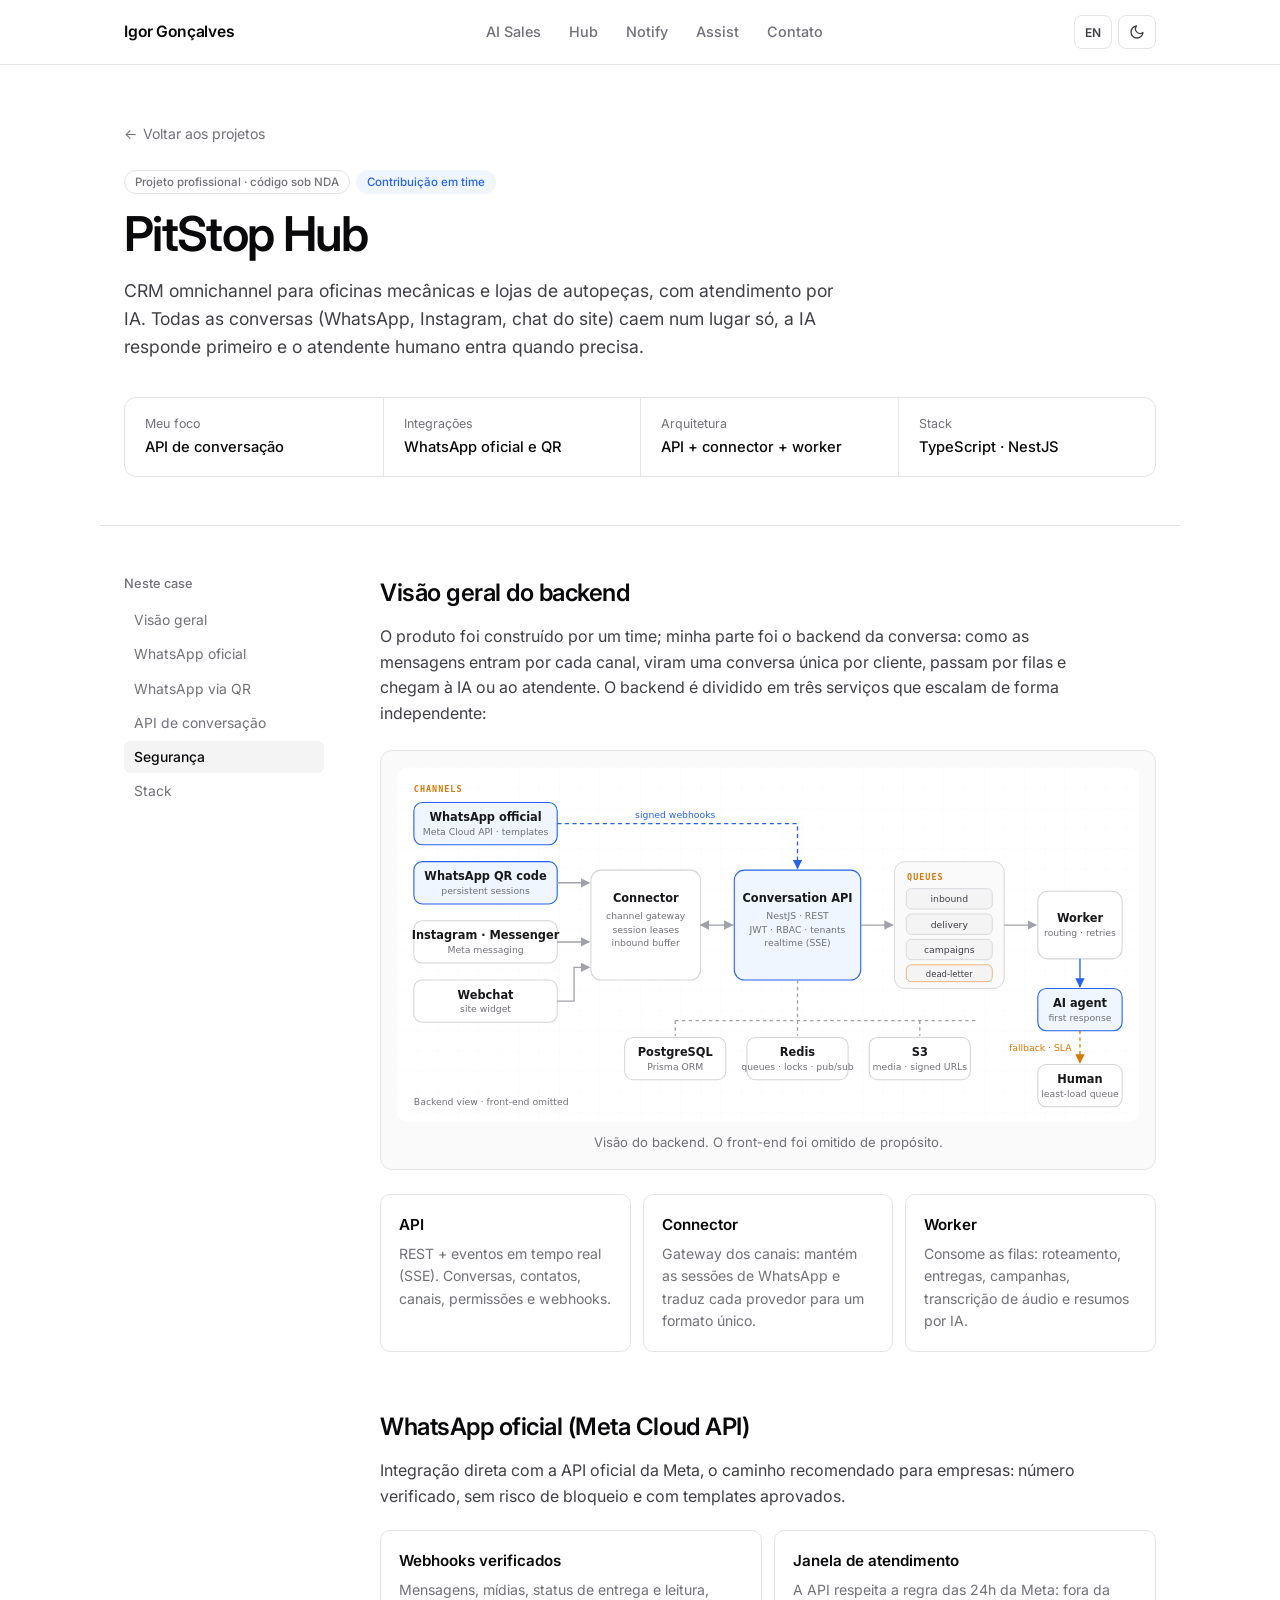
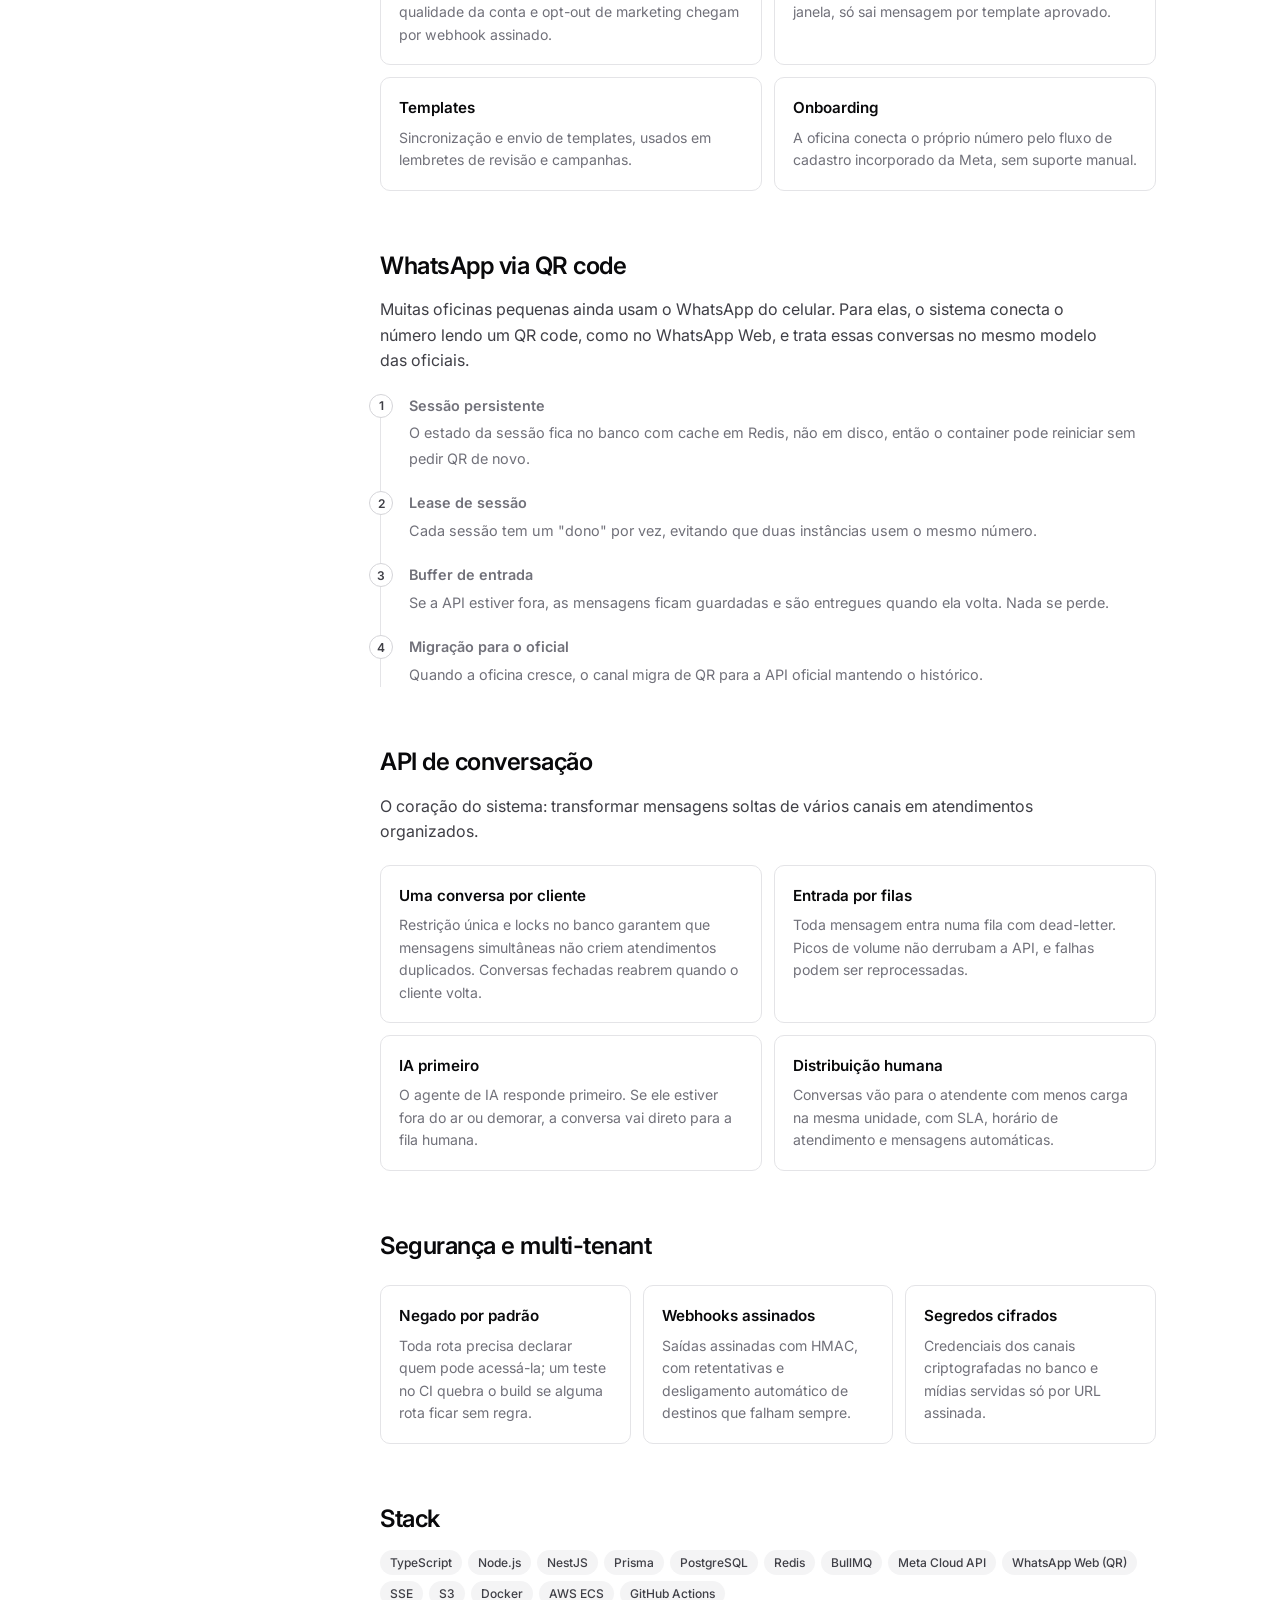
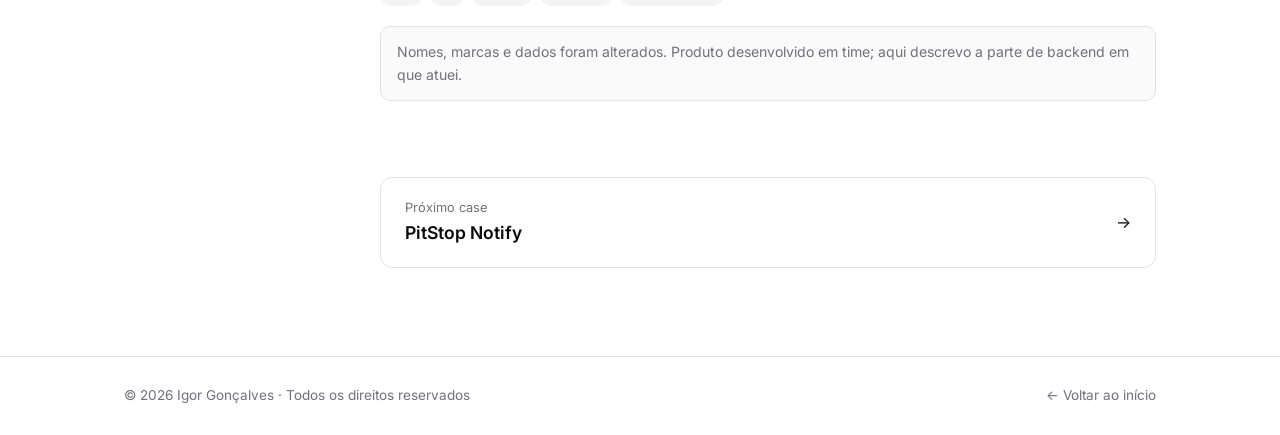
<file: cases/pitstop-hub.html>
<!DOCTYPE html>
<html lang="pt-BR" data-lang="pt" data-theme="light">
<head>
  <meta charset="UTF-8">
  <meta name="viewport" content="width=device-width, initial-scale=1.0">
  <title>PitStop Hub · Case · Igor Gonçalves</title>
  <meta name="title-pt" content="PitStop Hub · Case · Igor Gonçalves">
  <meta name="title-en" content="PitStop Hub · Case study · Igor Gonçalves">
  <meta name="description" content="Case: backend de CRM omnichannel com API de conversação e integração WhatsApp oficial (Meta Cloud API) e via QR code.">
  <link rel="icon" href="data:image/svg+xml,%3Csvg xmlns='http://www.w3.org/2000/svg' viewBox='0 0 32 32'%3E%3Crect width='32' height='32' rx='8' fill='%2309090b'/%3E%3Ctext x='16' y='21' font-family='Arial' font-weight='700' font-size='13' text-anchor='middle' fill='%23ffffff'%3EIG%3C/text%3E%3C/svg%3E">
  <script>
    (function () {
      var d = document.documentElement, l, t;
      try { l = localStorage.getItem('portfolio-lang'); t = localStorage.getItem('portfolio-theme'); } catch (e) {}
      if (l === 'en') d.setAttribute('data-lang', 'en');
      if (t === 'dark') d.setAttribute('data-theme', 'dark');
    })();
  </script>
  <link rel="preconnect" href="https://fonts.googleapis.com">
  <link rel="preconnect" href="https://fonts.gstatic.com" crossorigin>
  <link href="https://fonts.googleapis.com/css2?family=Inter:wght@400;500;600;700&display=swap" rel="stylesheet">
  <link rel="stylesheet" href="../assets/css/styles.css?v=202610205">
</head>
<body>
  <header class="header">
    <nav class="nav">
      <a href="../index.html" class="nav-logo">Igor Gonçalves</a>
      <ul class="nav-links">
        <li><a href="pitstop-ai-sales.html">AI Sales</a></li>
        <li><a href="pitstop-hub.html">Hub</a></li>
        <li><a href="pitstop-notify.html">Notify</a></li>
        <li><a href="orbitshop-assist.html">Assist</a></li>
        <li><a href="../index.html#contato"><span class="l-pt">Contato</span><span class="l-en">Contact</span></a></li>
      </ul>
      <div class="nav-right">
        <button type="button" class="icon-btn lang-toggle" aria-label="Switch to English">EN</button>
        <button type="button" class="icon-btn theme-toggle" aria-label="Ativar tema escuro">
          <svg class="moon" viewBox="0 0 24 24" fill="none" stroke="currentColor" stroke-width="2" stroke-linecap="round" stroke-linejoin="round"><path d="M21 12.8A9 9 0 1 1 11.2 3a7 7 0 0 0 9.8 9.8z"/></svg>
          <svg class="sun" viewBox="0 0 24 24" fill="none" stroke="currentColor" stroke-width="2" stroke-linecap="round"><circle cx="12" cy="12" r="4"/><path d="M12 2v2M12 20v2M4.9 4.9l1.4 1.4M17.7 17.7l1.4 1.4M2 12h2M20 12h2M4.9 19.1l1.4-1.4M17.7 6.3l1.4-1.4"/></svg>
        </button>
        <button type="button" class="icon-btn nav-toggle" aria-label="Menu" aria-expanded="false"><span></span><span></span><span></span></button>
      </div>
    </nav>
  </header>

  <main>
    <section class="case-hero">
      <div class="container">
        <a href="../index.html#projetos" class="back-link">← <span class="l-pt">Voltar aos projetos</span><span class="l-en">Back to projects</span></a>
        <div class="chip-row">
          <span class="tag-nda"><span class="l-pt">Projeto profissional · código sob NDA</span><span class="l-en">Professional project · code under NDA</span></span>
          <span class="tag-nda tag-team"><span class="l-pt">Contribuição em time</span><span class="l-en">Team contribution</span></span>
        </div>
        <h1 class="case-title">PitStop Hub</h1>
        <p class="case-lead">
          <span class="l-pt">CRM omnichannel para oficinas mecânicas e lojas de autopeças, com atendimento por IA. Todas as conversas (WhatsApp, Instagram, chat do site) caem num lugar só, a IA responde primeiro e o atendente humano entra quando precisa.</span>
          <span class="l-en">Omnichannel CRM for auto repair shops and parts stores, with AI-first service. Every conversation (WhatsApp, Instagram, website chat) lands in one place, the AI answers first and a human agent steps in when needed.</span>
        </p>
        <dl class="case-meta">
          <div><dt><span class="l-pt">Meu foco</span><span class="l-en">My focus</span></dt><dd><span class="l-pt">API de conversação</span><span class="l-en">Conversation API</span></dd></div>
          <div><dt><span class="l-pt">Integrações</span><span class="l-en">Integrations</span></dt><dd><span class="l-pt">WhatsApp oficial e QR</span><span class="l-en">Official &amp; QR WhatsApp</span></dd></div>
          <div><dt><span class="l-pt">Arquitetura</span><span class="l-en">Architecture</span></dt><dd><span class="l-pt">API + connector + worker</span><span class="l-en">API + connector + worker</span></dd></div>
          <div><dt>Stack</dt><dd>TypeScript · NestJS</dd></div>
        </dl>
      </div>
    </section>

    <div class="container case-layout">
      <aside class="case-toc">
        <p><span class="l-pt">Neste case</span><span class="l-en">On this page</span></p>
        <ol>
          <li><a href="#visao"><span class="l-pt">Visão geral</span><span class="l-en">Overview</span></a></li>
          <li><a href="#oficial"><span class="l-pt">WhatsApp oficial</span><span class="l-en">Official WhatsApp</span></a></li>
          <li><a href="#qr"><span class="l-pt">WhatsApp via QR</span><span class="l-en">QR-code WhatsApp</span></a></li>
          <li><a href="#conversa"><span class="l-pt">API de conversação</span><span class="l-en">Conversation API</span></a></li>
          <li><a href="#seguranca"><span class="l-pt">Segurança</span><span class="l-en">Security</span></a></li>
          <li><a href="#stack">Stack</a></li>
        </ol>
      </aside>

      <div class="case-content">
        <section id="visao" class="case-section">
          <h2><span class="l-pt">Visão geral do backend</span><span class="l-en">Backend overview</span></h2>
          <p>
            <span class="l-pt">O produto foi construído por um time; minha parte foi o backend da conversa: como as mensagens entram por cada canal, viram uma conversa única por cliente, passam por filas e chegam à IA ou ao atendente. O backend é dividido em três serviços que escalam de forma independente:</span>
            <span class="l-en">The product was built by a team; my part was the conversation backend: how messages arrive from each channel, become one conversation per customer, go through queues and reach the AI or a human agent. The backend is split into three services that scale independently:</span>
          </p>
          <figure class="figure">
            <img src="../assets/diagrams/hub.svg" alt="Canais (WhatsApp oficial, QR, Instagram, webchat) chegam ao connector e à API de conversação, passam por filas até o worker, que roteia para a IA ou para um humano">
            <figcaption><span class="l-pt">Visão do backend. O front-end foi omitido de propósito.</span><span class="l-en">Backend view. The front-end is intentionally left out.</span></figcaption>
          </figure>
          <div class="card-grid three">
            <div class="info-card"><h4><span class="ic">A</span>API</h4><p><span class="l-pt">REST + eventos em tempo real (SSE). Conversas, contatos, canais, permissões e webhooks.</span><span class="l-en">REST + realtime events (SSE). Conversations, contacts, channels, permissions and webhooks.</span></p></div>
            <div class="info-card"><h4><span class="ic">C</span>Connector</h4><p><span class="l-pt">Gateway dos canais: mantém as sessões de WhatsApp e traduz cada provedor para um formato único.</span><span class="l-en">Channel gateway: keeps WhatsApp sessions alive and translates each provider into one format.</span></p></div>
            <div class="info-card"><h4><span class="ic">W</span>Worker</h4><p><span class="l-pt">Consome as filas: roteamento, entregas, campanhas, transcrição de áudio e resumos por IA.</span><span class="l-en">Consumes the queues: routing, delivery, campaigns, audio transcription and AI summaries.</span></p></div>
          </div>
        </section>

        <section id="oficial" class="case-section">
          <h2><span class="l-pt">WhatsApp oficial (Meta Cloud API)</span><span class="l-en">Official WhatsApp (Meta Cloud API)</span></h2>
          <p>
            <span class="l-pt">Integração direta com a API oficial da Meta, o caminho recomendado para empresas: número verificado, sem risco de bloqueio e com templates aprovados.</span>
            <span class="l-en">Direct integration with Meta's official API, the recommended path for businesses: verified number, no ban risk, and approved templates.</span>
          </p>
          <div class="card-grid">
            <div class="info-card"><h4><span class="ic">↳</span><span class="l-pt">Webhooks verificados</span><span class="l-en">Verified webhooks</span></h4><p><span class="l-pt">Mensagens, mídias, status de entrega e leitura, qualidade da conta e opt-out de marketing chegam por webhook assinado.</span><span class="l-en">Messages, media, delivery/read status, account quality and marketing opt-outs arrive through a signed webhook.</span></p></div>
            <div class="info-card"><h4><span class="ic">24h</span><span class="l-pt">Janela de atendimento</span><span class="l-en">Service window</span></h4><p><span class="l-pt">A API respeita a regra das 24h da Meta: fora da janela, só sai mensagem por template aprovado.</span><span class="l-en">The API enforces Meta's 24-hour rule: outside the window, only approved templates can be sent.</span></p></div>
            <div class="info-card"><h4><span class="ic">T</span>Templates</h4><p><span class="l-pt">Sincronização e envio de templates, usados em lembretes de revisão e campanhas.</span><span class="l-en">Template sync and sending, used for service reminders and campaigns.</span></p></div>
            <div class="info-card"><h4><span class="ic">+</span>Onboarding</h4><p><span class="l-pt">A oficina conecta o próprio número pelo fluxo de cadastro incorporado da Meta, sem suporte manual.</span><span class="l-en">Shops connect their own number through Meta's embedded signup flow, no manual support needed.</span></p></div>
          </div>
        </section>

        <section id="qr" class="case-section">
          <h2><span class="l-pt">WhatsApp via QR code</span><span class="l-en">WhatsApp via QR code</span></h2>
          <p>
            <span class="l-pt">Muitas oficinas pequenas ainda usam o WhatsApp do celular. Para elas, o sistema conecta o número lendo um QR code, como no WhatsApp Web, e trata essas conversas no mesmo modelo das oficiais.</span>
            <span class="l-en">Many small shops still use WhatsApp on a phone. For them, the system links the number by scanning a QR code, like WhatsApp Web, and handles those conversations in the same model as the official ones.</span>
          </p>
          <ol class="steps">
            <li><div><b><span class="l-pt">Sessão persistente</span><span class="l-en">Persistent session</span></b><span><span class="l-pt">O estado da sessão fica no banco com cache em Redis, não em disco, então o container pode reiniciar sem pedir QR de novo.</span><span class="l-en">Session state lives in the database with a Redis cache, not on disk, so the container can restart without a new QR scan.</span></span></div></li>
            <li><div><b><span class="l-pt">Lease de sessão</span><span class="l-en">Session lease</span></b><span><span class="l-pt">Cada sessão tem um "dono" por vez, evitando que duas instâncias usem o mesmo número.</span><span class="l-en">Each session has one owner at a time, so two instances never drive the same number.</span></span></div></li>
            <li><div><b><span class="l-pt">Buffer de entrada</span><span class="l-en">Inbound buffer</span></b><span><span class="l-pt">Se a API estiver fora, as mensagens ficam guardadas e são entregues quando ela volta. Nada se perde.</span><span class="l-en">If the API is down, messages are held and delivered once it's back. Nothing gets lost.</span></span></div></li>
            <li><div><b><span class="l-pt">Migração para o oficial</span><span class="l-en">Migration to official</span></b><span><span class="l-pt">Quando a oficina cresce, o canal migra de QR para a API oficial mantendo o histórico.</span><span class="l-en">When a shop grows, the channel migrates from QR to the official API and keeps its history.</span></span></div></li>
          </ol>
        </section>

        <section id="conversa" class="case-section">
          <h2><span class="l-pt">API de conversação</span><span class="l-en">Conversation API</span></h2>
          <p>
            <span class="l-pt">O coração do sistema: transformar mensagens soltas de vários canais em atendimentos organizados.</span>
            <span class="l-en">The core of the system: turning loose messages from many channels into organized conversations.</span>
          </p>
          <div class="card-grid">
            <div class="info-card"><h4><span class="ic">1</span><span class="l-pt">Uma conversa por cliente</span><span class="l-en">One conversation per customer</span></h4><p><span class="l-pt">Restrição única e locks no banco garantem que mensagens simultâneas não criem atendimentos duplicados. Conversas fechadas reabrem quando o cliente volta.</span><span class="l-en">A unique constraint and database locks keep simultaneous messages from creating duplicate tickets. Closed conversations reopen when the customer comes back.</span></p></div>
            <div class="info-card"><h4><span class="ic">Q</span><span class="l-pt">Entrada por filas</span><span class="l-en">Queue-based inbound</span></h4><p><span class="l-pt">Toda mensagem entra numa fila com dead-letter. Picos de volume não derrubam a API, e falhas podem ser reprocessadas.</span><span class="l-en">Every message enters a queue with a dead-letter queue. Volume spikes don't take the API down, and failures can be reprocessed.</span></p></div>
            <div class="info-card"><h4><span class="ic">AI</span><span class="l-pt">IA primeiro</span><span class="l-en">AI first</span></h4><p><span class="l-pt">O agente de IA responde primeiro. Se ele estiver fora do ar ou demorar, a conversa vai direto para a fila humana.</span><span class="l-en">The AI agent answers first. If it's offline or slow, the conversation goes straight to the human queue.</span></p></div>
            <div class="info-card"><h4><span class="ic">⇄</span><span class="l-pt">Distribuição humana</span><span class="l-en">Human distribution</span></h4><p><span class="l-pt">Conversas vão para o atendente com menos carga na mesma unidade, com SLA, horário de atendimento e mensagens automáticas.</span><span class="l-en">Conversations go to the least-loaded agent in the same unit, with SLA, business hours and automatic messages.</span></p></div>
          </div>
        </section>

        <section id="seguranca" class="case-section">
          <h2><span class="l-pt">Segurança e multi-tenant</span><span class="l-en">Security &amp; multi-tenancy</span></h2>
          <div class="card-grid three">
            <div class="info-card"><h4><span class="ic">🔒</span><span class="l-pt">Negado por padrão</span><span class="l-en">Deny by default</span></h4><p><span class="l-pt">Toda rota precisa declarar quem pode acessá-la; um teste no CI quebra o build se alguma rota ficar sem regra.</span><span class="l-en">Every route must declare who can access it; a CI test breaks the build if any route lacks a rule.</span></p></div>
            <div class="info-card"><h4><span class="ic">#</span><span class="l-pt">Webhooks assinados</span><span class="l-en">Signed webhooks</span></h4><p><span class="l-pt">Saídas assinadas com HMAC, com retentativas e desligamento automático de destinos que falham sempre.</span><span class="l-en">Outbound calls signed with HMAC, with retries and automatic disabling of always-failing destinations.</span></p></div>
            <div class="info-card"><h4><span class="ic">⚿</span><span class="l-pt">Segredos cifrados</span><span class="l-en">Encrypted secrets</span></h4><p><span class="l-pt">Credenciais dos canais criptografadas no banco e mídias servidas só por URL assinada.</span><span class="l-en">Channel credentials encrypted at rest and media served only via signed URLs.</span></p></div>
          </div>
        </section>

        <section id="stack" class="case-section">
          <h2>Stack</h2>
          <div class="chip-row">
            <span class="chip">TypeScript</span><span class="chip">Node.js</span><span class="chip">NestJS</span><span class="chip">Prisma</span>
            <span class="chip">PostgreSQL</span><span class="chip">Redis</span><span class="chip">BullMQ</span><span class="chip">Meta Cloud API</span>
            <span class="chip">WhatsApp Web (QR)</span><span class="chip">SSE</span><span class="chip">S3</span><span class="chip">Docker</span>
            <span class="chip">AWS ECS</span><span class="chip">GitHub Actions</span>
          </div>
          <div class="callout">
            <span class="l-pt">Nomes, marcas e dados foram alterados. Produto desenvolvido em time; aqui descrevo a parte de backend em que atuei.</span>
            <span class="l-en">Names, brands and data were changed. The product was built by a team; this page covers the backend part I worked on.</span>
          </div>
        </section>

        <a class="next-case" href="pitstop-notify.html">
          <div><small><span class="l-pt">Próximo case</span><span class="l-en">Next case</span></small><b>PitStop Notify</b></div>
          <span>→</span>
        </a>
      </div>
    </div>
  </main>

  <footer class="footer">
    <div class="container">
      <span>© <span id="year">2026</span> Igor Gonçalves · <span class="l-pt">Todos os direitos reservados</span><span class="l-en">All rights reserved</span></span>
      <a href="../index.html">← <span class="l-pt">Voltar ao início</span><span class="l-en">Back to home</span></a>
    </div>
  </footer>

  <script src="../assets/js/main.js?v=202610205"></script>
</body>
</html>
</file>
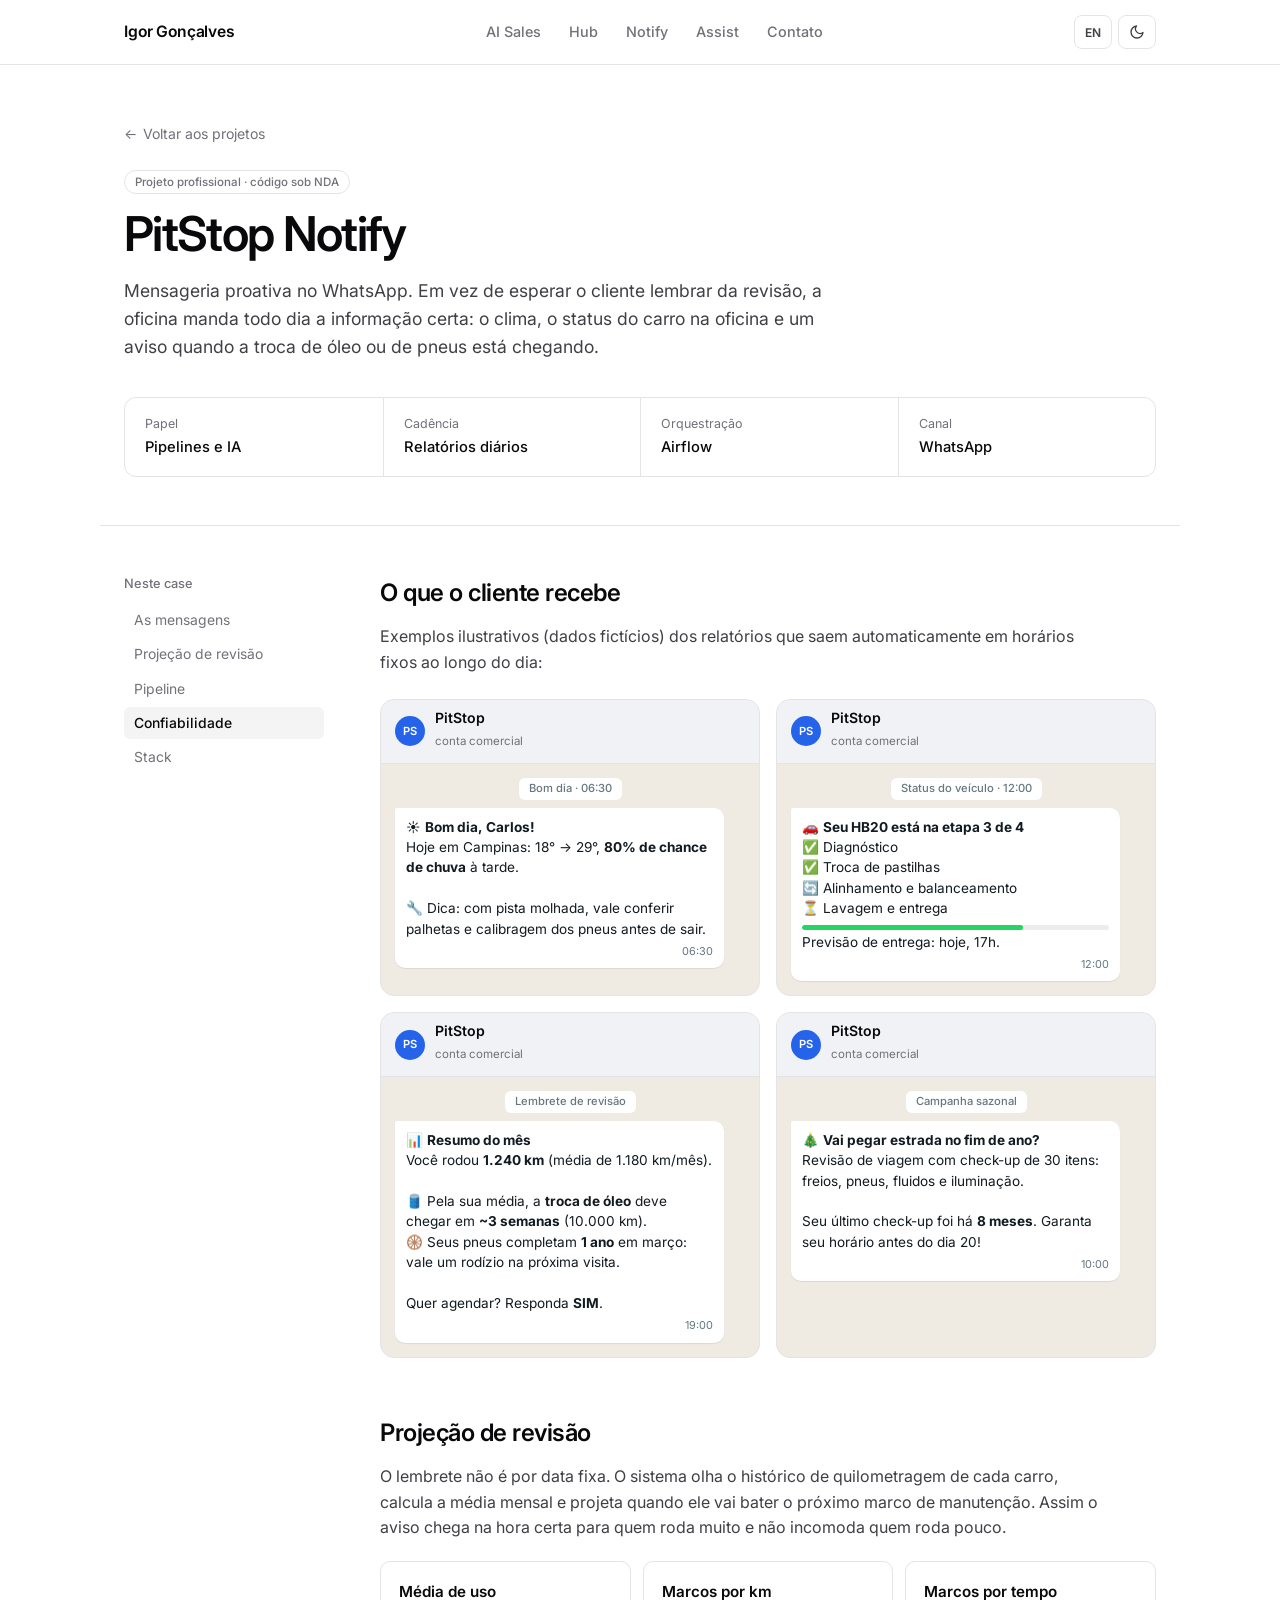
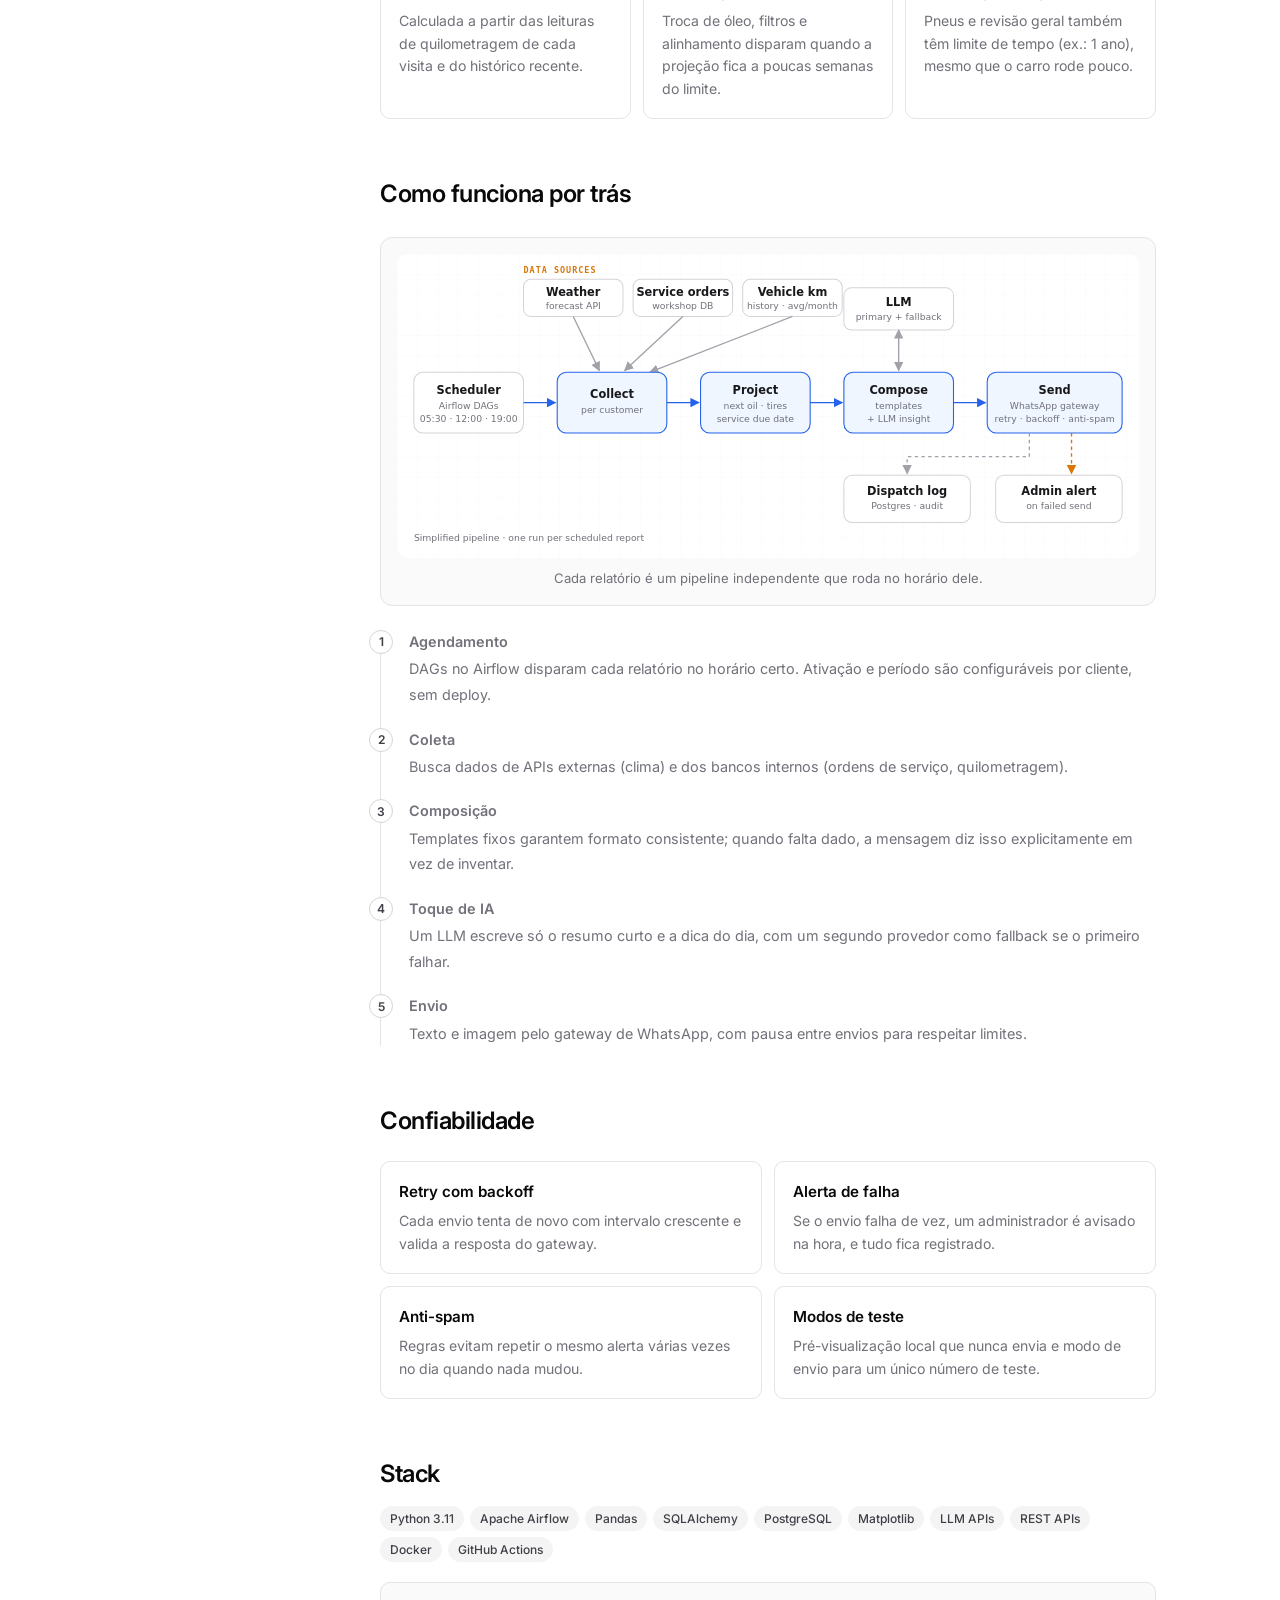
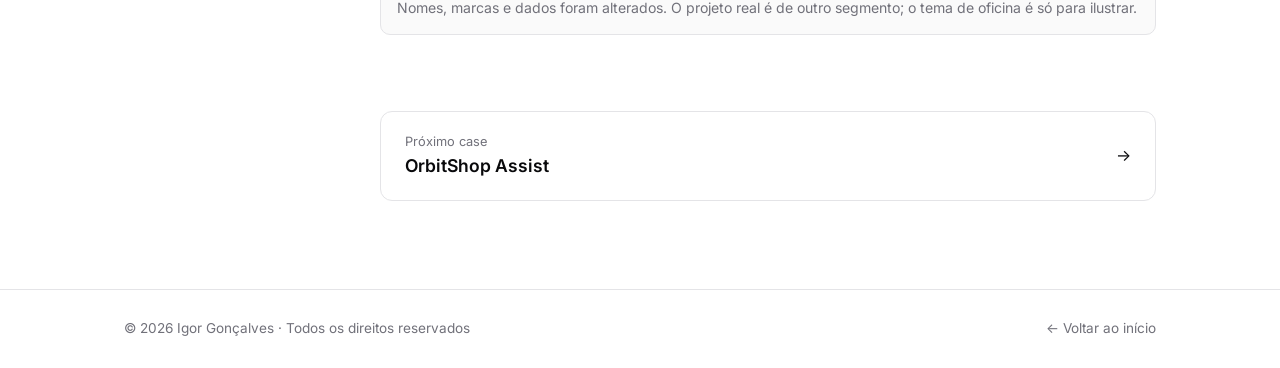
<file: cases/pitstop-notify.html>
<!DOCTYPE html>
<html lang="pt-BR" data-lang="pt" data-theme="light">
<head>
  <meta charset="UTF-8">
  <meta name="viewport" content="width=device-width, initial-scale=1.0">
  <title>PitStop Notify · Case · Igor Gonçalves</title>
  <meta name="title-pt" content="PitStop Notify · Case · Igor Gonçalves">
  <meta name="title-en" content="PitStop Notify · Case study · Igor Gonçalves">
  <meta name="description" content="Case: mensageria proativa no WhatsApp com pipelines agendados, projeção de quilometragem e resumos por LLM.">
  <link rel="icon" href="data:image/svg+xml,%3Csvg xmlns='http://www.w3.org/2000/svg' viewBox='0 0 32 32'%3E%3Crect width='32' height='32' rx='8' fill='%2309090b'/%3E%3Ctext x='16' y='21' font-family='Arial' font-weight='700' font-size='13' text-anchor='middle' fill='%23ffffff'%3EIG%3C/text%3E%3C/svg%3E">
  <script>
    (function () {
      var d = document.documentElement, l, t;
      try { l = localStorage.getItem('portfolio-lang'); t = localStorage.getItem('portfolio-theme'); } catch (e) {}
      if (l === 'en') d.setAttribute('data-lang', 'en');
      if (t === 'dark') d.setAttribute('data-theme', 'dark');
    })();
  </script>
  <link rel="preconnect" href="https://fonts.googleapis.com">
  <link rel="preconnect" href="https://fonts.gstatic.com" crossorigin>
  <link href="https://fonts.googleapis.com/css2?family=Inter:wght@400;500;600;700&display=swap" rel="stylesheet">
  <link rel="stylesheet" href="../assets/css/styles.css?v=202610205">
</head>
<body>
  <header class="header">
    <nav class="nav">
      <a href="../index.html" class="nav-logo">Igor Gonçalves</a>
      <ul class="nav-links">
        <li><a href="pitstop-ai-sales.html">AI Sales</a></li>
        <li><a href="pitstop-hub.html">Hub</a></li>
        <li><a href="pitstop-notify.html">Notify</a></li>
        <li><a href="orbitshop-assist.html">Assist</a></li>
        <li><a href="../index.html#contato"><span class="l-pt">Contato</span><span class="l-en">Contact</span></a></li>
      </ul>
      <div class="nav-right">
        <button type="button" class="icon-btn lang-toggle" aria-label="Switch to English">EN</button>
        <button type="button" class="icon-btn theme-toggle" aria-label="Ativar tema escuro">
          <svg class="moon" viewBox="0 0 24 24" fill="none" stroke="currentColor" stroke-width="2" stroke-linecap="round" stroke-linejoin="round"><path d="M21 12.8A9 9 0 1 1 11.2 3a7 7 0 0 0 9.8 9.8z"/></svg>
          <svg class="sun" viewBox="0 0 24 24" fill="none" stroke="currentColor" stroke-width="2" stroke-linecap="round"><circle cx="12" cy="12" r="4"/><path d="M12 2v2M12 20v2M4.9 4.9l1.4 1.4M17.7 17.7l1.4 1.4M2 12h2M20 12h2M4.9 19.1l1.4-1.4M17.7 6.3l1.4-1.4"/></svg>
        </button>
        <button type="button" class="icon-btn nav-toggle" aria-label="Menu" aria-expanded="false"><span></span><span></span><span></span></button>
      </div>
    </nav>
  </header>

  <main>
    <section class="case-hero">
      <div class="container">
        <a href="../index.html#projetos" class="back-link">← <span class="l-pt">Voltar aos projetos</span><span class="l-en">Back to projects</span></a>
        <div class="chip-row">
          <span class="tag-nda"><span class="l-pt">Projeto profissional · código sob NDA</span><span class="l-en">Professional project · code under NDA</span></span>
        </div>
        <h1 class="case-title">PitStop Notify</h1>
        <p class="case-lead">
          <span class="l-pt">Mensageria proativa no WhatsApp. Em vez de esperar o cliente lembrar da revisão, a oficina manda todo dia a informação certa: o clima, o status do carro na oficina e um aviso quando a troca de óleo ou de pneus está chegando.</span>
          <span class="l-en">Proactive WhatsApp messaging. Instead of waiting for customers to remember their service, the shop sends the right info every day: the weather, the car's status at the shop, and a heads-up when an oil change or new tires are coming due.</span>
        </p>
        <dl class="case-meta">
          <div><dt><span class="l-pt">Papel</span><span class="l-en">Role</span></dt><dd><span class="l-pt">Pipelines e IA</span><span class="l-en">Pipelines &amp; AI</span></dd></div>
          <div><dt><span class="l-pt">Cadência</span><span class="l-en">Cadence</span></dt><dd><span class="l-pt">Relatórios diários</span><span class="l-en">Daily reports</span></dd></div>
          <div><dt><span class="l-pt">Orquestração</span><span class="l-en">Orchestration</span></dt><dd>Airflow</dd></div>
          <div><dt><span class="l-pt">Canal</span><span class="l-en">Channel</span></dt><dd>WhatsApp</dd></div>
        </dl>
      </div>
    </section>

    <div class="container case-layout">
      <aside class="case-toc">
        <p><span class="l-pt">Neste case</span><span class="l-en">On this page</span></p>
        <ol>
          <li><a href="#mensagens"><span class="l-pt">As mensagens</span><span class="l-en">The messages</span></a></li>
          <li><a href="#projecao"><span class="l-pt">Projeção de revisão</span><span class="l-en">Service projection</span></a></li>
          <li><a href="#pipeline">Pipeline</a></li>
          <li><a href="#confiabilidade"><span class="l-pt">Confiabilidade</span><span class="l-en">Reliability</span></a></li>
          <li><a href="#stack">Stack</a></li>
        </ol>
      </aside>

      <div class="case-content">
        <section id="mensagens" class="case-section">
          <h2><span class="l-pt">O que o cliente recebe</span><span class="l-en">What the customer gets</span></h2>
          <p>
            <span class="l-pt">Exemplos ilustrativos (dados fictícios) dos relatórios que saem automaticamente em horários fixos ao longo do dia:</span>
            <span class="l-en">Illustrative examples (fictional data) of the reports that go out automatically at fixed times during the day:</span>
          </p>
          <div class="chat-grid">
            <div class="phone">
              <div class="phone-head"><span class="avatar">PS</span><div><b>PitStop</b><small><span class="l-pt">conta comercial</span><span class="l-en">business account</span></small></div></div>
              <div class="phone-body">
                <span class="bubble-label"><span class="l-pt">Bom dia · 06:30</span><span class="l-en">Good morning · 6:30</span></span>
                <div class="bubble">
                  <span class="l-pt">☀️ <b>Bom dia, Carlos!</b><br>Hoje em Campinas: 18° → 29°, <b>80% de chance de chuva</b> à tarde.<br><br>🔧 Dica: com pista molhada, vale conferir palhetas e calibragem dos pneus antes de sair.</span>
                  <span class="l-en">☀️ <b>Good morning, Carlos!</b><br>Today in Campinas: 18° → 29°, <b>80% chance of rain</b> in the afternoon.<br><br>🔧 Tip: on wet roads, check your wipers and tire pressure before heading out.</span>
                  <span class="time">06:30</span>
                </div>
              </div>
            </div>
            <div class="phone">
              <div class="phone-head"><span class="avatar">PS</span><div><b>PitStop</b><small><span class="l-pt">conta comercial</span><span class="l-en">business account</span></small></div></div>
              <div class="phone-body">
                <span class="bubble-label"><span class="l-pt">Status do veículo · 12:00</span><span class="l-en">Vehicle status · 12:00</span></span>
                <div class="bubble">
                  <span class="l-pt">🚗 <b>Seu HB20 está na etapa 3 de 4</b><br>✅ Diagnóstico<br>✅ Troca de pastilhas<br>🔄 Alinhamento e balanceamento<br>⏳ Lavagem e entrega</span>
                  <span class="l-en">🚗 <b>Your HB20 is at step 3 of 4</b><br>✅ Diagnosis<br>✅ Brake pad replacement<br>🔄 Alignment &amp; balancing<br>⏳ Wash &amp; pickup</span>
                  <div class="bar"><i style="width:72%"></i></div>
                  <span class="l-pt">Previsão de entrega: hoje, 17h.</span><span class="l-en">Estimated pickup: today, 5pm.</span>
                  <span class="time">12:00</span>
                </div>
              </div>
            </div>
            <div class="phone">
              <div class="phone-head"><span class="avatar">PS</span><div><b>PitStop</b><small><span class="l-pt">conta comercial</span><span class="l-en">business account</span></small></div></div>
              <div class="phone-body">
                <span class="bubble-label"><span class="l-pt">Lembrete de revisão</span><span class="l-en">Service reminder</span></span>
                <div class="bubble">
                  <span class="l-pt">📊 <b>Resumo do mês</b><br>Você rodou <b>1.240 km</b> (média de 1.180 km/mês).<br><br>🛢️ Pela sua média, a <b>troca de óleo</b> deve chegar em <b>~3 semanas</b> (10.000 km).<br>🛞 Seus pneus completam <b>1 ano</b> em março: vale um rodízio na próxima visita.<br><br>Quer agendar? Responda <b>SIM</b>.</span>
                  <span class="l-en">📊 <b>Monthly summary</b><br>You drove <b>1,240 km</b> (avg. 1,180 km/month).<br><br>🛢️ At your pace, your <b>oil change</b> is due in <b>~3 weeks</b> (10,000 km).<br>🛞 Your tires turn <b>1 year old</b> in March: worth a rotation on your next visit.<br><br>Want to book? Reply <b>YES</b>.</span>
                  <span class="time">19:00</span>
                </div>
              </div>
            </div>
            <div class="phone">
              <div class="phone-head"><span class="avatar">PS</span><div><b>PitStop</b><small><span class="l-pt">conta comercial</span><span class="l-en">business account</span></small></div></div>
              <div class="phone-body">
                <span class="bubble-label"><span class="l-pt">Campanha sazonal</span><span class="l-en">Seasonal campaign</span></span>
                <div class="bubble">
                  <span class="l-pt">🎄 <b>Vai pegar estrada no fim de ano?</b><br>Revisão de viagem com check-up de 30 itens: freios, pneus, fluidos e iluminação.<br><br>Seu último check-up foi há <b>8 meses</b>. Garanta seu horário antes do dia 20!</span>
                  <span class="l-en">🎄 <b>Hitting the road for the holidays?</b><br>Road-trip service with a 30-point check-up: brakes, tires, fluids and lights.<br><br>Your last check-up was <b>8 months ago</b>. Book a slot before the 20th!</span>
                  <span class="time">10:00</span>
                </div>
              </div>
            </div>
          </div>
        </section>

        <section id="projecao" class="case-section">
          <h2><span class="l-pt">Projeção de revisão</span><span class="l-en">Service projection</span></h2>
          <p>
            <span class="l-pt">O lembrete não é por data fixa. O sistema olha o histórico de quilometragem de cada carro, calcula a média mensal e projeta quando ele vai bater o próximo marco de manutenção. Assim o aviso chega na hora certa para quem roda muito e não incomoda quem roda pouco.</span>
            <span class="l-en">Reminders aren't on a fixed date. The system looks at each car's mileage history, computes the monthly average and projects when it will hit the next maintenance milestone. That way the alert arrives on time for heavy drivers and doesn't bother light ones.</span>
          </p>
          <div class="card-grid three">
            <div class="info-card"><h4><span class="ic">km</span><span class="l-pt">Média de uso</span><span class="l-en">Usage average</span></h4><p><span class="l-pt">Calculada a partir das leituras de quilometragem de cada visita e do histórico recente.</span><span class="l-en">Computed from the mileage readings at each visit and recent history.</span></p></div>
            <div class="info-card"><h4><span class="ic">🛢</span><span class="l-pt">Marcos por km</span><span class="l-en">Mileage milestones</span></h4><p><span class="l-pt">Troca de óleo, filtros e alinhamento disparam quando a projeção fica a poucas semanas do limite.</span><span class="l-en">Oil, filters and alignment trigger when the projection is a few weeks from the limit.</span></p></div>
            <div class="info-card"><h4><span class="ic">📅</span><span class="l-pt">Marcos por tempo</span><span class="l-en">Time milestones</span></h4><p><span class="l-pt">Pneus e revisão geral também têm limite de tempo (ex.: 1 ano), mesmo que o carro rode pouco.</span><span class="l-en">Tires and general service also have a time limit (e.g. 1 year), even if the car is barely driven.</span></p></div>
          </div>
        </section>

        <section id="pipeline" class="case-section">
          <h2><span class="l-pt">Como funciona por trás</span><span class="l-en">How it works behind the scenes</span></h2>
          <figure class="figure">
            <img src="../assets/diagrams/notify.svg" alt="Pipeline: agendador dispara coleta de clima, ordens de serviço e quilometragem, projeção, composição com templates e LLM, e envio pelo WhatsApp com log e alerta de falha">
            <figcaption><span class="l-pt">Cada relatório é um pipeline independente que roda no horário dele.</span><span class="l-en">Each report is an independent pipeline that runs on its own schedule.</span></figcaption>
          </figure>
          <ol class="steps">
            <li><div><b><span class="l-pt">Agendamento</span><span class="l-en">Scheduling</span></b><span><span class="l-pt">DAGs no Airflow disparam cada relatório no horário certo. Ativação e período são configuráveis por cliente, sem deploy.</span><span class="l-en">Airflow DAGs fire each report at the right time. Activation and period are configurable per customer, with no deploy.</span></span></div></li>
            <li><div><b><span class="l-pt">Coleta</span><span class="l-en">Collection</span></b><span><span class="l-pt">Busca dados de APIs externas (clima) e dos bancos internos (ordens de serviço, quilometragem).</span><span class="l-en">Pulls data from external APIs (weather) and internal databases (service orders, mileage).</span></span></div></li>
            <li><div><b><span class="l-pt">Composição</span><span class="l-en">Composition</span></b><span><span class="l-pt">Templates fixos garantem formato consistente; quando falta dado, a mensagem diz isso explicitamente em vez de inventar.</span><span class="l-en">Fixed templates keep the format consistent; when data is missing, the message says so instead of making something up.</span></span></div></li>
            <li><div><b><span class="l-pt">Toque de IA</span><span class="l-en">AI touch</span></b><span><span class="l-pt">Um LLM escreve só o resumo curto e a dica do dia, com um segundo provedor como fallback se o primeiro falhar.</span><span class="l-en">An LLM writes only the short summary and the tip of the day, with a second provider as fallback if the first one fails.</span></span></div></li>
            <li><div><b><span class="l-pt">Envio</span><span class="l-en">Delivery</span></b><span><span class="l-pt">Texto e imagem pelo gateway de WhatsApp, com pausa entre envios para respeitar limites.</span><span class="l-en">Text and images through the WhatsApp gateway, with pauses between sends to respect rate limits.</span></span></div></li>
          </ol>
        </section>

        <section id="confiabilidade" class="case-section">
          <h2><span class="l-pt">Confiabilidade</span><span class="l-en">Reliability</span></h2>
          <div class="card-grid">
            <div class="info-card"><h4><span class="ic">↻</span><span class="l-pt">Retry com backoff</span><span class="l-en">Retry with backoff</span></h4><p><span class="l-pt">Cada envio tenta de novo com intervalo crescente e valida a resposta do gateway.</span><span class="l-en">Each send retries with growing intervals and validates the gateway response.</span></p></div>
            <div class="info-card"><h4><span class="ic">!</span><span class="l-pt">Alerta de falha</span><span class="l-en">Failure alerts</span></h4><p><span class="l-pt">Se o envio falha de vez, um administrador é avisado na hora, e tudo fica registrado.</span><span class="l-en">If a send fails for good, an admin is alerted right away, and everything is logged.</span></p></div>
            <div class="info-card"><h4><span class="ic">≠</span><span class="l-pt">Anti-spam</span><span class="l-en">Anti-spam</span></h4><p><span class="l-pt">Regras evitam repetir o mesmo alerta várias vezes no dia quando nada mudou.</span><span class="l-en">Rules avoid repeating the same alert several times a day when nothing has changed.</span></p></div>
            <div class="info-card"><h4><span class="ic">◐</span><span class="l-pt">Modos de teste</span><span class="l-en">Test modes</span></h4><p><span class="l-pt">Pré-visualização local que nunca envia e modo de envio para um único número de teste.</span><span class="l-en">Local preview that never sends, and a mode that sends only to a single test number.</span></p></div>
          </div>
        </section>

        <section id="stack" class="case-section">
          <h2>Stack</h2>
          <div class="chip-row">
            <span class="chip">Python 3.11</span><span class="chip">Apache Airflow</span><span class="chip">Pandas</span><span class="chip">SQLAlchemy</span>
            <span class="chip">PostgreSQL</span><span class="chip">Matplotlib</span><span class="chip">LLM APIs</span><span class="chip">REST APIs</span>
            <span class="chip">Docker</span><span class="chip">GitHub Actions</span>
          </div>
          <div class="callout">
            <span class="l-pt">Nomes, marcas e dados foram alterados. O projeto real é de outro segmento; o tema de oficina é só para ilustrar.</span>
            <span class="l-en">Names, brands and data were changed. The real project is in a different industry; the repair-shop theme is only for illustration.</span>
          </div>
        </section>

        <a class="next-case" href="orbitshop-assist.html">
          <div><small><span class="l-pt">Próximo case</span><span class="l-en">Next case</span></small><b>OrbitShop Assist</b></div>
          <span>→</span>
        </a>
      </div>
    </div>
  </main>

  <footer class="footer">
    <div class="container">
      <span>© <span id="year">2026</span> Igor Gonçalves · <span class="l-pt">Todos os direitos reservados</span><span class="l-en">All rights reserved</span></span>
      <a href="../index.html">← <span class="l-pt">Voltar ao início</span><span class="l-en">Back to home</span></a>
    </div>
  </footer>

  <script src="../assets/js/main.js?v=202610205"></script>
</body>
</html>
</file>
<file: assets/css/styles.css>
/* ==========================================================================
   Portfólio Igor Gonçalves — tema minimal (claro por padrão, escuro opcional)
   ========================================================================== */

:root {
  --bg: #ffffff;
  --bg-2: #fafafa;
  --surface: #ffffff;
  --surface-2: #f4f4f5;
  --border: #e4e4e7;
  --border-strong: #d4d4d8;
  --text: #09090b;
  --text-2: #3f3f46;
  --muted: #71717a;
  --accent: #2563eb;
  --accent-hover: #1d4ed8;
  --accent-soft: #eff6ff;
  --shadow-sm: 0 1px 2px rgba(0, 0, 0, 0.04);
  --shadow: 0 8px 24px rgba(0, 0, 0, 0.06);
  --header-bg: rgba(255, 255, 255, 0.85);
  --chat-bg: #efeae2;
  --chat-head: #f0f2f5;
  --bubble: #ffffff;
  --bubble-text: #111b21;

  --font: 'Inter', system-ui, -apple-system, 'Segoe UI', sans-serif;
  --radius: 12px;
  --radius-sm: 8px;
  --max: 1080px;
  color-scheme: light;
}

:root[data-theme="dark"] {
  --bg: #09090b;
  --bg-2: #0c0c0e;
  --surface: #111113;
  --surface-2: #18181b;
  --border: #27272a;
  --border-strong: #3f3f46;
  --text: #fafafa;
  --text-2: #d4d4d8;
  --muted: #a1a1aa;
  --accent: #3b82f6;
  --accent-hover: #60a5fa;
  --accent-soft: rgba(59, 130, 246, 0.12);
  --shadow-sm: none;
  --shadow: 0 8px 24px rgba(0, 0, 0, 0.4);
  --header-bg: rgba(9, 9, 11, 0.85);
  --chat-bg: #0b141a;
  --chat-head: #202c33;
  --bubble: #202c33;
  --bubble-text: #e9edef;
  color-scheme: dark;
}

/* Idioma: o texto existe nas duas línguas e só uma fica visível */
html[data-lang="pt"] .l-en,
html[data-lang="en"] .l-pt { display: none !important; }

*, *::before, *::after { box-sizing: border-box; margin: 0; padding: 0; }

html { scroll-behavior: smooth; scroll-padding-top: 72px; }

body {
  font-family: var(--font);
  background: var(--bg);
  color: var(--text);
  line-height: 1.6;
  -webkit-font-smoothing: antialiased;
  overflow-x: hidden;
}

img { max-width: 100%; display: block; }
a { color: inherit; text-decoration: none; }
strong { color: var(--text); font-weight: 600; }

.container { width: 100%; max-width: var(--max); margin: 0 auto; padding: 0 24px; }

/* ---------- Header ---------- */
.header {
  position: sticky; top: 0; z-index: 50;
  background: var(--header-bg);
  backdrop-filter: saturate(180%) blur(12px);
  -webkit-backdrop-filter: saturate(180%) blur(12px);
  border-bottom: 1px solid var(--border);
}
.nav {
  max-width: var(--max); margin: 0 auto; padding: 0 24px; height: 64px;
  display: flex; align-items: center; justify-content: space-between; gap: 16px;
}
.nav-logo { font-weight: 600; font-size: 0.98rem; letter-spacing: -0.01em; }
.nav-links { display: flex; list-style: none; gap: 4px; }
.nav-links a {
  color: var(--muted); font-size: 0.9rem; font-weight: 500;
  padding: 6px 12px; border-radius: 6px; transition: color .15s, background .15s;
}
.nav-links a:hover { color: var(--text); background: var(--surface-2); }
.nav-right { display: flex; align-items: center; gap: 6px; }
.icon-btn {
  height: 34px; min-width: 34px; padding: 0 10px; border-radius: 8px;
  border: 1px solid var(--border); background: var(--surface); color: var(--text-2);
  font: 600 0.75rem var(--font); cursor: pointer;
  display: inline-flex; align-items: center; justify-content: center;
  transition: background .15s, color .15s;
}
.icon-btn:hover { background: var(--surface-2); color: var(--text); }
.icon-btn svg { width: 16px; height: 16px; }
.theme-toggle .sun { display: none; }
:root[data-theme="dark"] .theme-toggle .sun { display: block; }
:root[data-theme="dark"] .theme-toggle .moon { display: none; }
.nav-toggle { display: none; flex-direction: column; gap: 3px; }
.nav-toggle span { width: 14px; height: 1.5px; background: currentColor; border-radius: 2px; }

/* ---------- Botões / tags ---------- */
.btn {
  display: inline-flex; align-items: center; gap: 8px;
  height: 40px; padding: 0 18px; border-radius: 8px; font-weight: 500; font-size: 0.9rem;
  transition: background .15s, border-color .15s, color .15s;
}
.btn-primary { background: var(--text); color: var(--bg); }
.btn-primary:hover { background: var(--text-2); }
.btn-ghost { border: 1px solid var(--border-strong); color: var(--text); background: var(--surface); }
.btn-ghost:hover { background: var(--surface-2); }

.chip {
  display: inline-flex; align-items: center;
  font-size: 0.75rem; font-weight: 500; padding: 3px 10px; border-radius: 999px;
  background: var(--surface-2); color: var(--text-2); white-space: nowrap;
}
.chip-row { display: flex; flex-wrap: wrap; gap: 6px; }
.tag-nda {
  display: inline-flex; align-items: center;
  font-size: 0.72rem; font-weight: 500; color: var(--muted);
  border: 1px solid var(--border); padding: 2px 10px; border-radius: 999px;
}
.tag-team { color: var(--accent); border-color: transparent; background: var(--accent-soft); }

.eyebrow { display: block; font-size: 0.85rem; font-weight: 500; color: var(--accent); margin-bottom: 8px; }
.gradient-text { color: inherit; }

.section { padding: 88px 0; border-top: 1px solid var(--border); }
.section-alt { background: var(--bg-2); }
.section-head { max-width: 640px; margin-bottom: 40px; }
.section-title { font-size: clamp(1.6rem, 3vw, 2rem); line-height: 1.2; letter-spacing: -0.025em; font-weight: 600; }
.section-sub { color: var(--muted); margin-top: 10px; font-size: 1rem; }

/* ---------- Hero ---------- */
.hero { padding: 96px 0 80px; }
.hero-grid { display: grid; grid-template-columns: 1fr 260px; gap: 64px; align-items: center; }
.hero-status { display: inline-flex; align-items: center; gap: 8px; font-size: 0.85rem; color: var(--muted); margin-bottom: 20px; }
.hero-status .dot { width: 7px; height: 7px; border-radius: 50%; background: #16a34a; }
.hero-title { font-size: clamp(2.3rem, 5vw, 3.4rem); line-height: 1.08; letter-spacing: -0.035em; font-weight: 600; }
.hero-title .soft { color: var(--muted); }
.hero-lead { color: var(--text-2); font-size: 1.1rem; max-width: 560px; margin: 20px 0 32px; }
.hero-cta { display: flex; flex-wrap: wrap; gap: 10px; }
.hero-photo img {
  width: 260px; height: 260px; object-fit: cover; border-radius: 16px;
  border: 1px solid var(--border); background: var(--surface-2);
}
.hero-meta { display: flex; flex-wrap: wrap; gap: 20px; margin-top: 40px; font-size: 0.85rem; color: var(--muted); }
.hero-meta span { display: inline-flex; align-items: center; gap: 6px; }
.hero-meta svg { width: 15px; height: 15px; }

/* ---------- Métricas ---------- */
.metrics {
  display: grid; grid-template-columns: repeat(4, 1fr);
  border: 1px solid var(--border); border-radius: var(--radius); background: var(--surface);
}
.metric { padding: 24px; }
.metric + .metric { border-left: 1px solid var(--border); }
.metric-value { font-size: 1.9rem; font-weight: 600; letter-spacing: -0.03em; line-height: 1; }
.metric-value span { color: var(--muted); }
.metric-label { color: var(--muted); font-size: .85rem; margin-top: 8px; }

/* ---------- Projetos em destaque ---------- */
.featured-grid { display: grid; grid-template-columns: repeat(2, 1fr); gap: 20px; }
.feature-card {
  position: relative; display: flex; flex-direction: column;
  background: var(--surface); border: 1px solid var(--border); border-radius: var(--radius);
  overflow: hidden; box-shadow: var(--shadow-sm); transition: border-color .15s, box-shadow .15s;
}
.feature-card:hover { border-color: var(--border-strong); box-shadow: var(--shadow); }
.feature-card.is-hero { grid-column: 1 / -1; display: grid; grid-template-columns: 1fr 1.1fr; }
.feature-media {
  background: var(--bg-2); border-bottom: 1px solid var(--border);
  display: grid; place-items: center; padding: 20px;
}
.feature-card.is-hero .feature-media { border-bottom: 0; border-left: 1px solid var(--border); order: 2; }
.feature-media img { width: 100%; height: auto; border-radius: 8px; border: 1px solid var(--border); }
.feature-body { padding: 24px; display: flex; flex-direction: column; gap: 12px; flex: 1; }
.feature-top { display: flex; flex-wrap: wrap; gap: 6px; }
.feature-title { font-size: 1.25rem; font-weight: 600; letter-spacing: -0.02em; }
.feature-card.is-hero .feature-title { font-size: 1.5rem; }
.feature-sub { color: var(--text-2); font-size: .95rem; }
.feature-list { list-style: none; display: grid; gap: 6px; font-size: .88rem; color: var(--muted); }
.feature-list li { padding-left: 16px; position: relative; }
.feature-list li::before { content: ''; position: absolute; left: 2px; top: .65em; width: 5px; height: 5px; border-radius: 50%; background: var(--border-strong); }
.feature-list strong { color: var(--text-2); font-weight: 500; }
.feature-link { margin-top: auto; padding-top: 6px; font-size: .9rem; font-weight: 500; color: var(--accent); display: inline-flex; gap: 6px; }
.feature-link:hover { color: var(--accent-hover); }
.feature-link .arrow { transition: transform .15s; }
.feature-card:hover .arrow { transform: translateX(3px); }
.stretched::after { content: ''; position: absolute; inset: 0; }

/* ---------- Projetos pessoais ---------- */
.personal-grid { display: grid; grid-template-columns: repeat(2, 1fr); gap: 20px; }
.personal-card {
  display: flex; flex-direction: column;
  background: var(--surface); border: 1px solid var(--border); border-radius: var(--radius);
  overflow: hidden; transition: border-color .15s;
}
.personal-card:hover { border-color: var(--border-strong); }
.personal-media { position: relative; aspect-ratio: 16 / 9; background: var(--surface-2); border-bottom: 1px solid var(--border); }
.personal-media img { position: absolute; inset: 0; width: 100%; height: 100%; object-fit: cover; object-position: top; }
.personal-media.slideshow img { opacity: 0; transition: opacity .6s; }
.personal-media.slideshow img.is-visible { opacity: 1; }
.personal-body { padding: 20px 22px; display: flex; flex-direction: column; gap: 10px; flex: 1; }
.personal-body h3 { font-size: 1.05rem; font-weight: 600; letter-spacing: -0.01em; }
.personal-body p { color: var(--muted); font-size: .9rem; }
.personal-links { display: flex; gap: 16px; margin-top: auto; padding-top: 4px; font-size: .88rem; font-weight: 500; }
.personal-links a { color: var(--accent); }
.personal-links a:hover { color: var(--accent-hover); }

/* ---------- Skills ---------- */
.skills-grid { display: grid; grid-template-columns: repeat(2, 1fr); gap: 0; border-top: 1px solid var(--border); }
.skill-card { display: grid; grid-template-columns: 160px 1fr; gap: 16px; padding: 20px 0; border-bottom: 1px solid var(--border); }
.skill-card:nth-child(odd) { padding-right: 32px; }
.skill-card:nth-child(even) { padding-left: 32px; border-left: 1px solid var(--border); }
.skill-card .skill-icon { display: none; }
.skill-card h3 { font-size: .95rem; font-weight: 600; padding-top: 2px; }

/* ---------- Sobre ---------- */
.about-grid { display: grid; grid-template-columns: 1.15fr 0.85fr; gap: 64px; align-items: start; }
.about-text p { color: var(--text-2); margin-bottom: 14px; }
.about-text p.lead { color: var(--text); font-size: 1.1rem; }
.timeline { list-style: none; display: grid; gap: 0; }
.timeline li { padding: 16px 0; border-bottom: 1px solid var(--border); }
.timeline li:first-child { padding-top: 0; }
.timeline .when { font-size: .8rem; color: var(--muted); }
.timeline h4 { font-size: .98rem; font-weight: 600; margin: 2px 0; }
.timeline p { color: var(--muted); font-size: .88rem; }

/* ---------- Contato ---------- */
.contact-box { max-width: 640px; }
.contact-box .section-sub { margin: 10px 0 28px; }
.contact-links { display: flex; flex-wrap: wrap; gap: 10px; }
.contact-links a {
  display: inline-flex; align-items: center; gap: 8px; height: 40px; padding: 0 16px;
  border: 1px solid var(--border-strong); border-radius: 8px; font-weight: 500; font-size: .9rem;
  background: var(--surface); transition: background .15s;
}
.contact-links a:hover { background: var(--surface-2); }
.contact-links svg { width: 16px; height: 16px; }

.footer { padding: 28px 0; border-top: 1px solid var(--border); color: var(--muted); font-size: .85rem; }
.footer .container { display: flex; justify-content: space-between; gap: 16px; flex-wrap: wrap; }
.footer a:hover { color: var(--text); }

/* ---------- Reveal ---------- */
.reveal { opacity: 0; transform: translateY(10px); transition: opacity .5s ease, transform .5s ease; }
.reveal.is-in { opacity: 1; transform: none; }
@media (prefers-reduced-motion: reduce) {
  .reveal { opacity: 1; transform: none; transition: none; }
  html { scroll-behavior: auto; }
}

/* ==========================================================================
   Páginas de case
   ========================================================================== */
.case-hero { padding: 56px 0 48px; }
.back-link { color: var(--muted); font-size: .88rem; display: inline-flex; gap: 6px; margin-bottom: 24px; }
.back-link:hover { color: var(--text); }
.case-title { font-size: clamp(2rem, 4.6vw, 3rem); line-height: 1.1; letter-spacing: -0.035em; font-weight: 600; margin: 14px 0 16px; }
.case-lead { color: var(--text-2); font-size: 1.1rem; max-width: 720px; }
.case-meta {
  display: grid; grid-template-columns: repeat(4, 1fr); margin-top: 36px;
  border: 1px solid var(--border); border-radius: var(--radius);
}
.case-meta div { padding: 16px 20px; }
.case-meta div + div { border-left: 1px solid var(--border); }
.case-meta dt { font-size: .78rem; color: var(--muted); }
.case-meta dd { font-weight: 500; margin-top: 2px; font-size: .92rem; }

.case-layout { display: grid; grid-template-columns: 200px 1fr; gap: 56px; padding: 48px 24px 88px; border-top: 1px solid var(--border); max-width: var(--max); }
.case-toc { position: sticky; top: 96px; align-self: start; }
.case-toc p { font-size: .8rem; font-weight: 500; color: var(--muted); margin-bottom: 10px; }
.case-toc ol { list-style: none; display: grid; gap: 2px; }
.case-toc a { display: block; padding: 5px 10px; font-size: .87rem; color: var(--muted); border-radius: 6px; }
.case-toc a:hover { color: var(--text); background: var(--surface-2); }
.case-toc a.is-active { color: var(--text); background: var(--surface-2); font-weight: 500; }

.case-content { min-width: 0; }
.case-section { padding-bottom: 56px; }
.case-section h2 { font-size: 1.5rem; letter-spacing: -0.02em; font-weight: 600; margin-bottom: 12px; }
.case-section h2 .num { display: none; }
.case-section > p { color: var(--text-2); margin-bottom: 14px; max-width: 720px; }
.case-section h3 { font-size: 1.05rem; font-weight: 600; margin: 28px 0 12px; }

.figure { background: var(--bg-2); border: 1px solid var(--border); border-radius: var(--radius); padding: 16px; margin: 24px 0; }
.figure img { width: 100%; height: auto; border-radius: 8px; }
.figure figcaption { color: var(--muted); font-size: .82rem; margin-top: 10px; text-align: center; }

.card-grid { display: grid; grid-template-columns: repeat(2, 1fr); gap: 12px; margin-top: 20px; }
.card-grid.three { grid-template-columns: repeat(3, 1fr); }
.info-card { background: var(--surface); border: 1px solid var(--border); border-radius: 10px; padding: 18px; }
.info-card h4 { font-size: .95rem; font-weight: 600; margin-bottom: 6px; }
.info-card h4 .ic { display: none; }
.info-card p { color: var(--muted); font-size: .88rem; }

.steps { list-style: none; counter-reset: step; display: grid; margin-top: 20px; border-left: 1px solid var(--border); }
.steps li { counter-increment: step; position: relative; padding: 0 0 20px 28px; }
.steps li:last-child { padding-bottom: 0; }
.steps li::before {
  content: counter(step); position: absolute; left: -12px; top: 0;
  width: 24px; height: 24px; border-radius: 50%; display: grid; place-items: center;
  background: var(--surface); border: 1px solid var(--border-strong); font-size: .75rem; font-weight: 600; color: var(--text-2);
}
.steps b { display: block; font-weight: 600; font-size: .95rem; margin-bottom: 2px; }
.steps span { color: var(--muted); font-size: .9rem; }

.table-wrap { overflow-x: auto; border: 1px solid var(--border); border-radius: var(--radius); margin-top: 20px; }
table.infra { width: 100%; border-collapse: collapse; font-size: .88rem; min-width: 620px; }
.infra th, .infra td { text-align: left; padding: 12px 16px; border-bottom: 1px solid var(--border); vertical-align: top; }
.infra th { font-size: .78rem; font-weight: 500; color: var(--muted); background: var(--bg-2); }
.infra tr:last-child td { border-bottom: 0; }
.infra td:first-child { font-weight: 500; white-space: nowrap; }
.infra td:not(:first-child) { color: var(--muted); }
.infra td.why { color: var(--text-2); }

.callout { border: 1px solid var(--border); background: var(--bg-2); border-radius: 10px; padding: 14px 16px; margin: 20px 0; font-size: .88rem; color: var(--muted); }

.next-case {
  display: flex; justify-content: space-between; align-items: center; gap: 16px;
  border: 1px solid var(--border); border-radius: var(--radius); padding: 20px 24px; transition: border-color .15s, background .15s;
}
.next-case small { color: var(--muted); display: block; font-size: .8rem; }
.next-case b { font-size: 1.1rem; font-weight: 600; }
.next-case:hover { border-color: var(--border-strong); background: var(--bg-2); }

/* Mockup WhatsApp (PitStop Notify) */
.chat-grid { display: grid; grid-template-columns: repeat(2, 1fr); gap: 16px; margin-top: 24px; }
.phone { background: var(--chat-bg); border: 1px solid var(--border); border-radius: 14px; overflow: hidden; }
.phone-head { display: flex; align-items: center; gap: 10px; padding: 10px 14px; background: var(--chat-head); color: var(--text); border-bottom: 1px solid var(--border); }
.phone-head .avatar { width: 30px; height: 30px; border-radius: 50%; display: grid; place-items: center; background: var(--accent); color: #fff; font-size: .7rem; font-weight: 600; }
.phone-head b { font-size: .88rem; display: block; line-height: 1.2; font-weight: 600; }
.phone-head small { color: var(--muted); font-size: .72rem; }
.phone-body { padding: 14px; display: grid; gap: 8px; }
.bubble {
  background: var(--bubble); color: var(--bubble-text); border-radius: 2px 10px 10px 10px;
  padding: 9px 11px; font-size: .85rem; line-height: 1.5; max-width: 94%; box-shadow: 0 1px 1px rgba(0,0,0,.08);
}
.bubble .time { display: block; text-align: right; color: #667781; font-size: .68rem; margin-top: 4px; }
.bubble-label { font-size: .7rem; font-weight: 500; color: #667781; text-align: center; background: var(--bubble); justify-self: center; padding: 2px 10px; border-radius: 6px; }
.bar { height: 5px; border-radius: 4px; background: #e9edef; margin: 6px 0 2px; overflow: hidden; }
:root[data-theme="dark"] .bar { background: #374248; }
.bar i { display: block; height: 100%; background: #25d366; border-radius: 4px; }

/* ---------- Responsivo ---------- */
@media (max-width: 960px) {
  .hero-grid { grid-template-columns: 1fr; gap: 32px; }
  .hero-photo { order: -1; }
  .hero-photo img { width: 120px; height: 120px; border-radius: 50%; }
  .metrics { grid-template-columns: repeat(2, 1fr); }
  .metric:nth-child(3) { border-left: 0; }
  .metric:nth-child(n+3) { border-top: 1px solid var(--border); }
  .feature-card.is-hero { grid-template-columns: 1fr; }
  .feature-card.is-hero .feature-media { order: 0; border-left: 0; border-bottom: 1px solid var(--border); }
  .about-grid { grid-template-columns: 1fr; gap: 40px; }
  .skills-grid { grid-template-columns: 1fr; }
  .skill-card:nth-child(odd), .skill-card:nth-child(even) { padding-left: 0; padding-right: 0; border-left: 0; }
  .case-layout { grid-template-columns: 1fr; gap: 0; }
  .case-toc { display: none; }
  .case-meta { grid-template-columns: repeat(2, 1fr); }
  .case-meta div:nth-child(3) { border-left: 0; }
  .case-meta div:nth-child(n+3) { border-top: 1px solid var(--border); }
  .card-grid.three { grid-template-columns: repeat(2, 1fr); }
}

@media (max-width: 720px) {
  .container, .nav, .case-layout { padding-left: 16px; padding-right: 16px; }
  .nav-toggle { display: inline-flex; }
  .nav-links {
    position: absolute; top: 100%; left: 0; right: 0; flex-direction: column; gap: 0;
    background: var(--bg); border-bottom: 1px solid var(--border); padding: 8px 16px 12px; display: none;
  }
  .nav-links.is-open { display: flex; }
  .nav-links a { display: block; padding: 10px 8px; font-size: .95rem; }
  .section { padding: 64px 0; }
  .hero { padding: 48px 0 56px; }
  .featured-grid, .personal-grid, .card-grid, .card-grid.three, .chat-grid { grid-template-columns: 1fr; }
  .skill-card { grid-template-columns: 1fr; gap: 8px; }
}

@media (max-width: 420px) {
  .metrics, .case-meta { grid-template-columns: 1fr; }
  .metric + .metric, .case-meta div + div { border-left: 0; border-top: 1px solid var(--border); }
}

/* Destaque de experiência no hero */
.hero-exp { display: grid; grid-template-columns: repeat(2, 1fr); gap: 0; max-width: 600px; margin: -8px 0 32px; border: 1px solid var(--border); border-radius: var(--radius); }
.hero-exp > div { display: flex; flex-direction: column; gap: 2px; padding: 14px 18px; }
.hero-exp > div + div { border-left: 1px solid var(--border); }
.hero-exp b { font-size: 1.35rem; font-weight: 600; letter-spacing: -0.02em; line-height: 1.2; }
.hero-exp > div > span { color: var(--muted); font-size: .86rem; line-height: 1.4; }
@media (max-width: 720px) {
  .hero-exp { grid-template-columns: 1fr; }
  .hero-exp > div + div { border-left: 0; border-top: 1px solid var(--border); }
}
</file>
